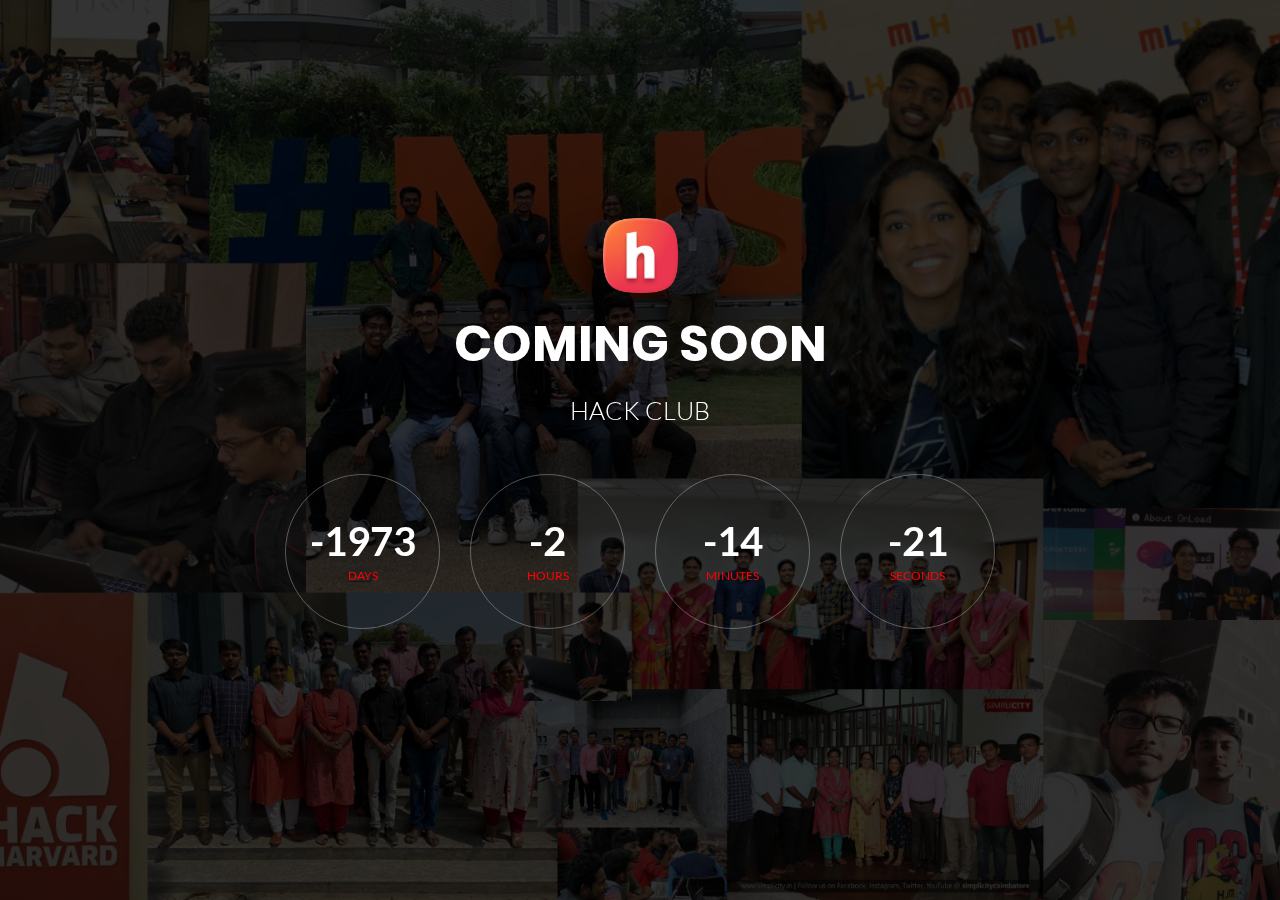
<file: comingsoon_02/index.html>
<!DOCTYPE html>
<html lang="en">
<head>
	<title>Coming Soon 2</title>
	<meta charset="UTF-8">
	<meta name="viewport" content="width=device-width, initial-scale=1">
<!--===============================================================================================-->	
	<link rel="icon" type="image/png" href="images/icons/favicon.ico"/>
<!--===============================================================================================-->
	<link rel="stylesheet" type="text/css" href="vendor/bootstrap/css/bootstrap.min.css">
<!--===============================================================================================-->
	<link rel="stylesheet" type="text/css" href="fonts/font-awesome-4.7.0/css/font-awesome.min.css">
<!--===============================================================================================-->
	<link rel="stylesheet" type="text/css" href="vendor/animate/animate.css">
<!--===============================================================================================-->
	<link rel="stylesheet" type="text/css" href="vendor/select2/select2.min.css">
<!--===============================================================================================-->
	<link rel="stylesheet" type="text/css" href="css/util.css">
	<link rel="stylesheet" type="text/css" href="css/main.css">
<!--===============================================================================================-->
</head>
<body>
	
	<!--  -->
	<div class="simpleslide100">
		<!-- <div class="simpleslide100-item bg-img1" style="background-image: url('images/hackclub-bg4.png');"></div> -->
		<div class="simpleslide100-item bg-img1" style="background-image: url('images/hackclub-bg6.png');"></div>
		<!-- <div class="simpleslide100-item bg-img1" style="background-image: url('images/bg03.jpg');"></div> -->
	</div>

	<div class="size1 overlay1">
		<!--  -->
		<div class="size1 flex-col-c-m p-l-15 p-r-15 p-t-50 p-b-50">
			<img src="images/icon-rounded.png" alt="">
			<br>
			
			<h3 class="l1-txt1 txt-center p-b-25">
				Coming Soon 
				
			</h3>
			<style>
				img{
					height: auto;
					width: 75px;
				}
			</style>

			<p class="m2-txt1 txt-center p-b-48">
				<!-- Launching HackClub Skcet's Website in  -->
				HACK CLUB
			</p>

			<div class="flex-w flex-c-m cd100 p-b-33">
				<div class="flex-col-c-m size2 bor1 m-l-15 m-r-15 m-b-20">
					<span class="l2-txt1 p-b-9 days" id="days"></span>
					<span class="s2-txt1">Days</span>
				</div>

				<div class="flex-col-c-m size2 bor1 m-l-15 m-r-15 m-b-20">
					<span class="l2-txt1 p-b-9 hours"id="hours"></span>
					<span class="s2-txt1">Hours</span>
				</div>

				<div class="flex-col-c-m size2 bor1 m-l-15 m-r-15 m-b-20">
					<span class="l2-txt1 p-b-9 minutes" id ="minutes"></span>
					<span class="s2-txt1">Minutes</span>
				</div>

				<div class="flex-col-c-m size2 bor1 m-l-15 m-r-15 m-b-20">
					<span class="l2-txt1 p-b-9 seconds" id="seconds"></span>
					<span class="s2-txt1">Seconds</span>
				</div>
			</div>

			
		</div>
	</div>



	

<!--===============================================================================================-->	
	<script src="vendor/jquery/jquery-3.2.1.min.js"></script>
<!--===============================================================================================-->
	<script src="vendor/bootstrap/js/popper.js"></script>
	<script src="vendor/bootstrap/js/bootstrap.min.js"></script>
<!--===============================================================================================-->
	<script src="vendor/select2/select2.min.js"></script>
<!--===============================================================================================-->

	
<!--===============================================================================================-->
	<script src="vendor/tilt/tilt.jquery.min.js"></script>
	<script >
		$('.js-tilt').tilt({
			scale: 1.1
		})
	</script>
<!--===============================================================================================-->
	<script src="js/main.js"></script>
	<script>
		(function () {
  const second = 1000,
        minute = second * 60,
        hour = minute * 60,
        day = hour * 24;

  let birthday = "Feb 28, 2021 12:00:00",
      countDown = new Date(birthday).getTime(),
      x = setInterval(function() {    

        let now = new Date().getTime(),
            distance = countDown - now;

        document.getElementById("days").innerText = Math.floor(distance / (day)),
          document.getElementById("hours").innerText = Math.floor((distance % (day)) / (hour)),
          document.getElementById("minutes").innerText = Math.floor((distance % (hour)) / (minute)),
          document.getElementById("seconds").innerText = Math.floor((distance % (minute)) / second);

        //do something later when date is reached
        if (distance < 0) {
          let headline = document.getElementById("headline"),
              countdown = document.getElementById("countdown"),
              content = document.getElementById("content");

          headline.innerText = "It's my birthday!";
          countdown.style.display = "none";
          content.style.display = "block";

          clearInterval(x);
        }
        //seconds
      }, 0)
  }());
	</script>

</body>
</html>
</file>
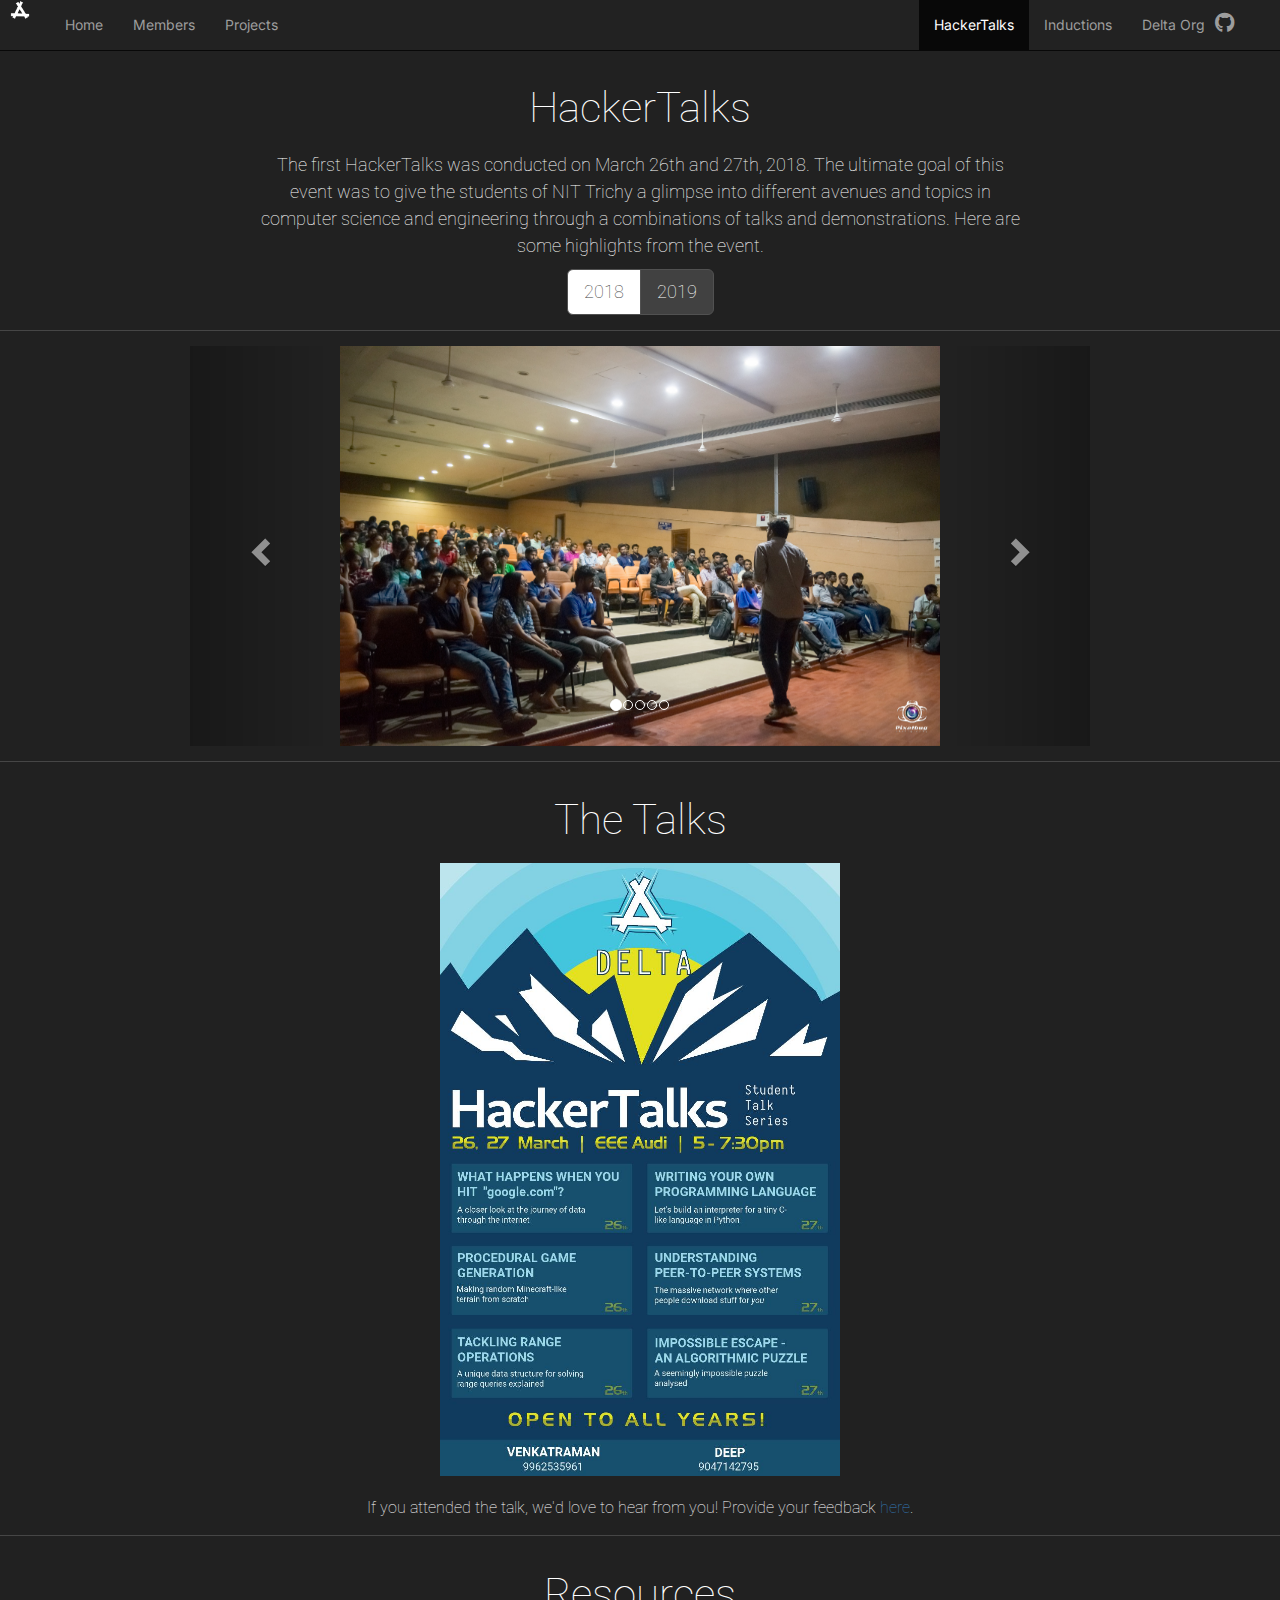
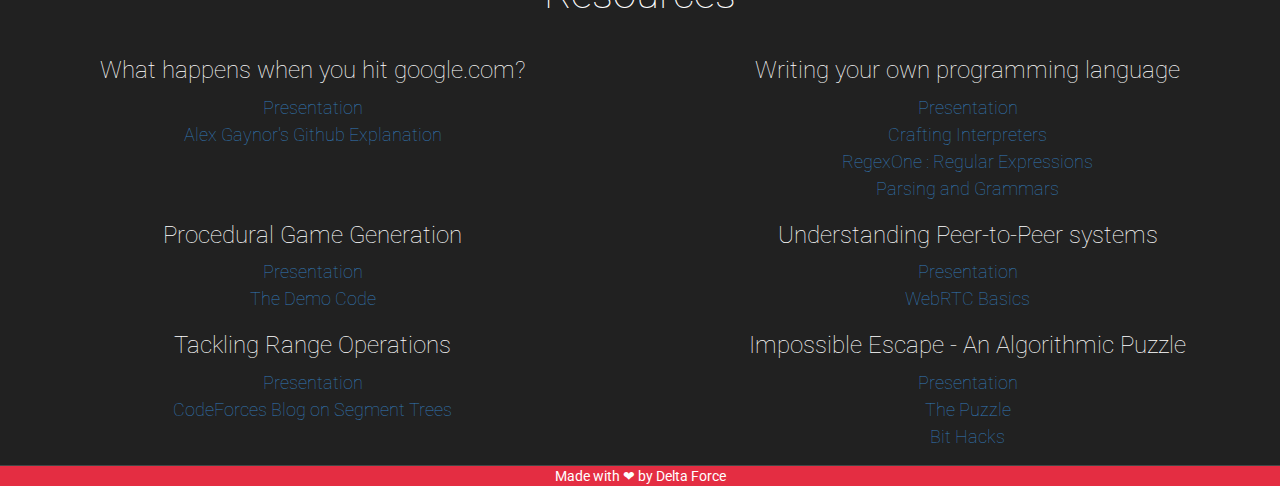
<file: hackertalks/index.html>
<!DOCTYPE html>
<html lang="en">

<head>
	<meta http-equiv="Content-Type" content="text/html; charset=UTF-8">
	<title>Delta Force</title>

	<meta charset="utf-8">
	<meta http-equiv="X-UA-Compatible" content="IE=edge">
	<meta name="viewport" content="width=device-width, initial-scale=1">
	<meta name="description" content="Delta">

	<!-- OG Tags -->
	<meta property="og:url" content="https://delta.nitt.edu" />
	<meta property="og:title" content="Delta Force" />
	<meta property="og:description" content="The official programming club of NIT Trichy" />
	<meta property="og:image" content="https://delta.nitt.edu/images/deltaHeader.png" />

    <!-- Jquery CDN -->
    <script src="https://ajax.googleapis.com/ajax/libs/jquery/3.3.1/jquery.min.js"></script>
    <!-- Latest compiled and minified CSS - Bootstrap -->
	<link rel="stylesheet" href="https://maxcdn.bootstrapcdn.com/bootstrap/3.3.7/css/bootstrap.min.css" integrity="sha384-BVYiiSIFeK1dGmJRAkycuHAHRg32OmUcww7on3RYdg4Va+PmSTsz/K68vbdEjh4u" crossorigin="anonymous">
	<!-- Latest compiled and minified JavaScript - Bootstrap -->
	<script src="https://maxcdn.bootstrapcdn.com/bootstrap/3.3.7/js/bootstrap.min.js" integrity="sha384-Tc5IQib027qvyjSMfHjOMaLkfuWVxZxUPnCJA7l2mCWNIpG9mGCD8wGNIcPD7Txa" crossorigin="anonymous"></script>
	<!-- Font Awesome Fonts -->
	<link href="https://use.fontawesome.com/releases/v5.0.8/css/all.css" rel="stylesheet">
    <!-- Google Fonts -->
	<link href="https://fonts.googleapis.com/css?family=Roboto+Mono:100" rel="stylesheet">
	<link href="https://fonts.googleapis.com/css?family=Roboto:100" rel="stylesheet">
	<link href="https://fonts.googleapis.com/css?family=Roboto:400" rel="stylesheet">
	<!-- Our Stylesheets -->
	<link href="/css/base.css" rel="stylesheet">
	<link href="/css/hackertalks.css" rel="stylesheet">
	<!-- Favicon -->
	<link rel="icon" type="image/png" href="/images/favicon.ico"/>
</head>
<body>

    <div id="main-body-container">
        <!-- Nav Bar -->
        <nav class="navbar navbar-inverse navbar-fixed-top">
            <div class="container-fluid">
                <div class="navbar-header">
                    <button type="button" class="navbar-toggle collapsed" data-toggle="collapse" data-target="#bs-example-navbar-collapse-1" aria-expanded="false">
                        <span class="sr-only">Toggle navigation</span>
                        <span class="icon-bar"></span>
                        <span class="icon-bar"></span>
                        <span class="icon-bar"></span>
                    </button>
                    <a class="navbar-brand" href="/"><img src="/images/deltaLogoWhite.png" width="20px"></a>
                </div>
            
                <!-- Collect the nav links, forms, and other content for toggling -->
                <div class="collapse navbar-collapse" id="bs-example-navbar-collapse-1">
                    <!-- Navbar left side links -->
                    <ul class="nav navbar-nav">
                        <li><a href="/">Home</a></li>
                        <li><a href="/members/">Members</a></li>
                        <li><a href="/projects/">Projects</a></li>
                    </ul>
                    <!-- Navbar right side links -->
                    <ul class="nav navbar-nav navbar-right">
                        <li class="active"><a href="">HackerTalks<span class="sr-only">(current)</span></a></li>
                        <li><a href="https://inductions.delta.nitt.edu">Inductions</a></li>
                        <li><a href="http://github.com/delta" id="gitHubNav" target="_blank"><span>Delta Org</span><i id="githubLogo" class="fab fa-github textLogo"></i></a></li>
                    </ul>
                </div><!-- /.navbar-collapse -->
            </div><!-- /.container-fluid -->
        </nav>

        <section id="aboutHackerTalks" class="outer-container first-container">
            <h1 class="subtopic">HackerTalks</h1>
            <p>
                The first HackerTalks was conducted on March 26th and 27th, 2018. The ultimate goal of this event was to give the students of NIT Trichy a glimpse into different avenues and topics in computer science and engineering through a combinations of talks and demonstrations. Here are some highlights from the event.
            </p>

            <div id="yearsButton" class="btn-group years-button-box" role="group" aria-label="...">
                <button type="button" class="btn btn-default btn-lg dark-button active-button large-mobile" onclick="loadTalks('2018')">2018</button>
                <button type="button" class="btn btn-default btn-lg dark-button large-mobile" onclick="loadTalks('2019')">2019</button>
            </div>
        </section>

        <div id="theTalkContainer">
        
        </div>
    </div>

    <footer class="love-footer-dark">
        Made with ❤ by Delta Force
    </footer>

    <!-- Main Script -->
	<script src="/js/hackertalks.js"></script>
</body>
</html>
</file>
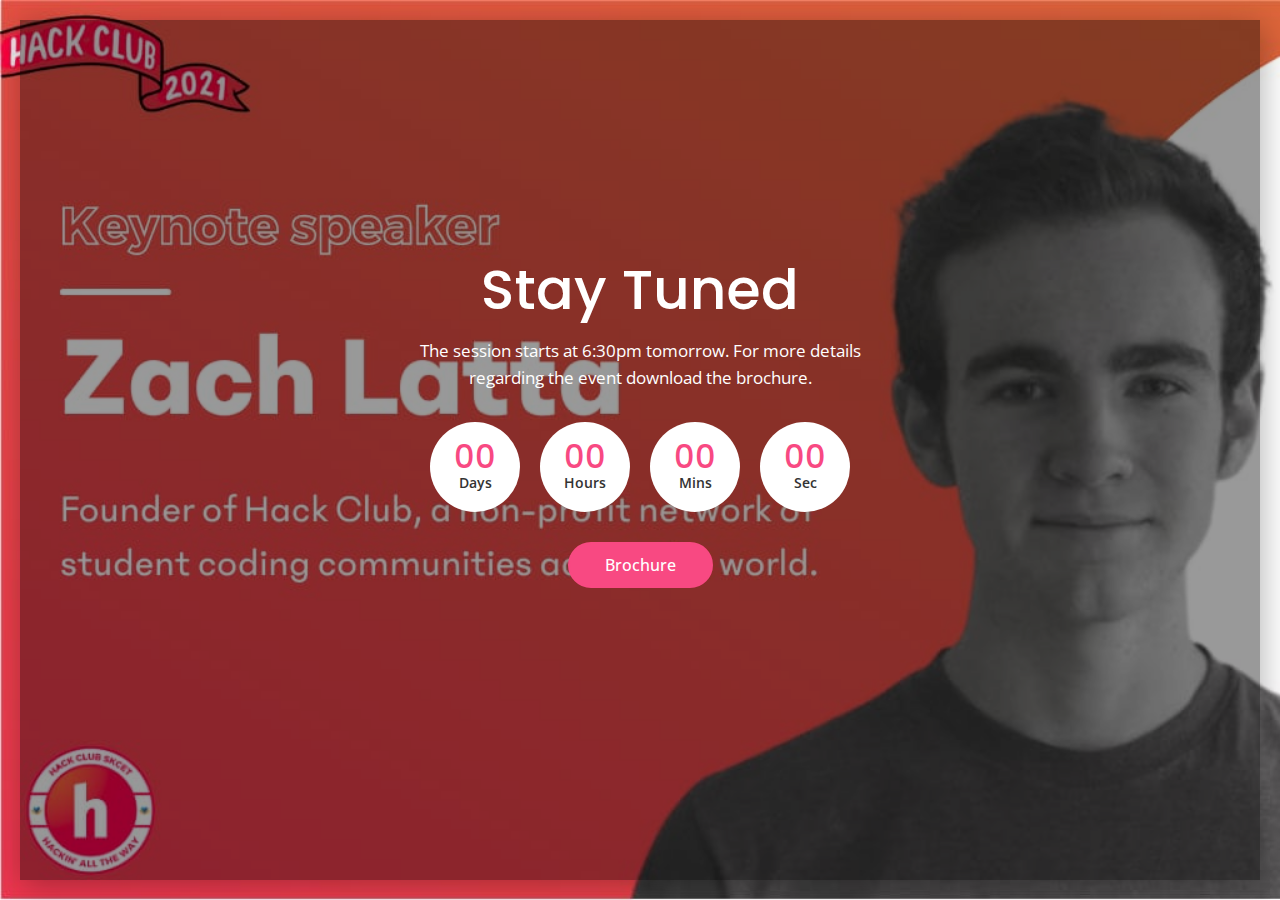
<file: live/index.html>
<!DOCTYPE HTML>
<html lang="en">
<head>
	<title>TITLE</title>
	<meta http-equiv="X-UA-Compatible" content="IE=edge">
    <meta name="viewport" content="width=device-width, initial-scale=1">
	<meta charset="UTF-8">
	
	
	<!-- Font -->
	
	<link href="https://fonts.googleapis.com/css?family=Open+Sans:400,700%7CPoppins:400,500" rel="stylesheet">
	
	
	<link href="common-css/ionicons.css" rel="stylesheet">
	
	
	<link rel="stylesheet" href="common-css/jquery.classycountdown.css" />
		
	<link href="06-comming-soon/css/styles.css" rel="stylesheet">
	
	<link href="06-comming-soon/css/responsive.css" rel="stylesheet">
	
</head>
<body>
	
	<div class="main-area-wrapper" style="background-image:url(images/WhatsApp\ Image\ 2021-03-18\ at\ 4.37.47\ PM.jpeg);">
		<div class="main-area center-text" >
			
			<div class="display-table">
				<div class="display-table-cell">
					
					<h1 class="title"><b>Stay Tuned</b></h1>
					<p class="desc font-white">The session starts at 6:30pm tomorrow. For more details regarding the event download the brochure.</p>
					
					<div id="normal-countdown" data-date="2021/03/21"></div>
					
					<a class="notify-btn" href="HackClub-InauguralSession (1).pdf" download><b>Brochure</b></a>
					
					<!-- <ul class="social-btn">
						<li class="list-heading">Follow us for update</li>
						<li><a href="#"><i class="ion-social-facebook"></i></a></li>
						<li><a href="#"><i class="ion-social-twitter"></i></a></li>
						<li><a href="#"><i class="ion-social-googleplus"></i></a></li>
						<li><a href="#"><i class="ion-social-instagram-outline"></i></a></li>
						<li><a href="#"><i class="ion-social-pinterest"></i></a></li>
					</ul> -->
					
				</div><!-- display-table -->
			</div><!-- display-table-cell -->
		</div><!-- main-area -->
	</div><!-- main-area-wrapper -->
	
	
	<!-- SCIPTS -->
	
	<script src="common-js/jquery-3.1.1.min.js"></script>
	
	<script src="common-js/jquery.countdown.min.js"></script>
	
	<script src="common-js/scripts.js"></script>
	
</body>
</html>
</file>
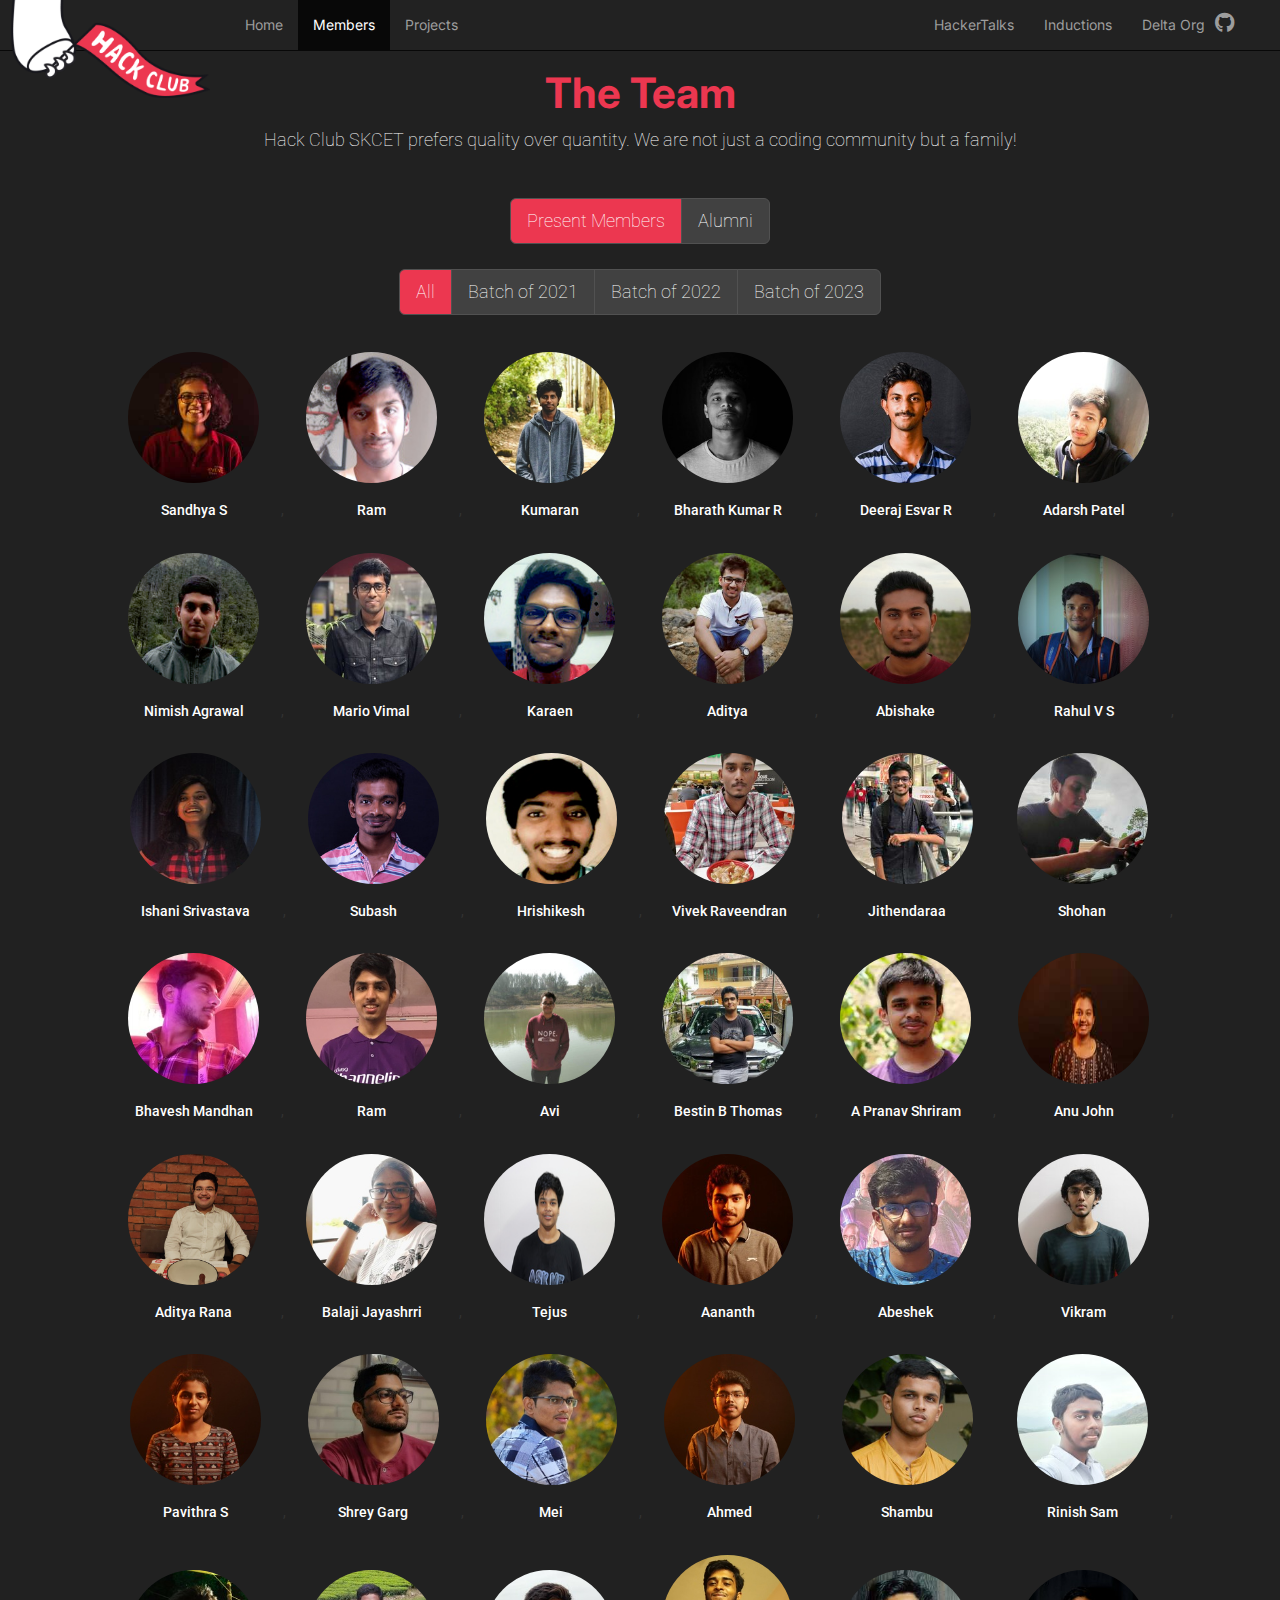
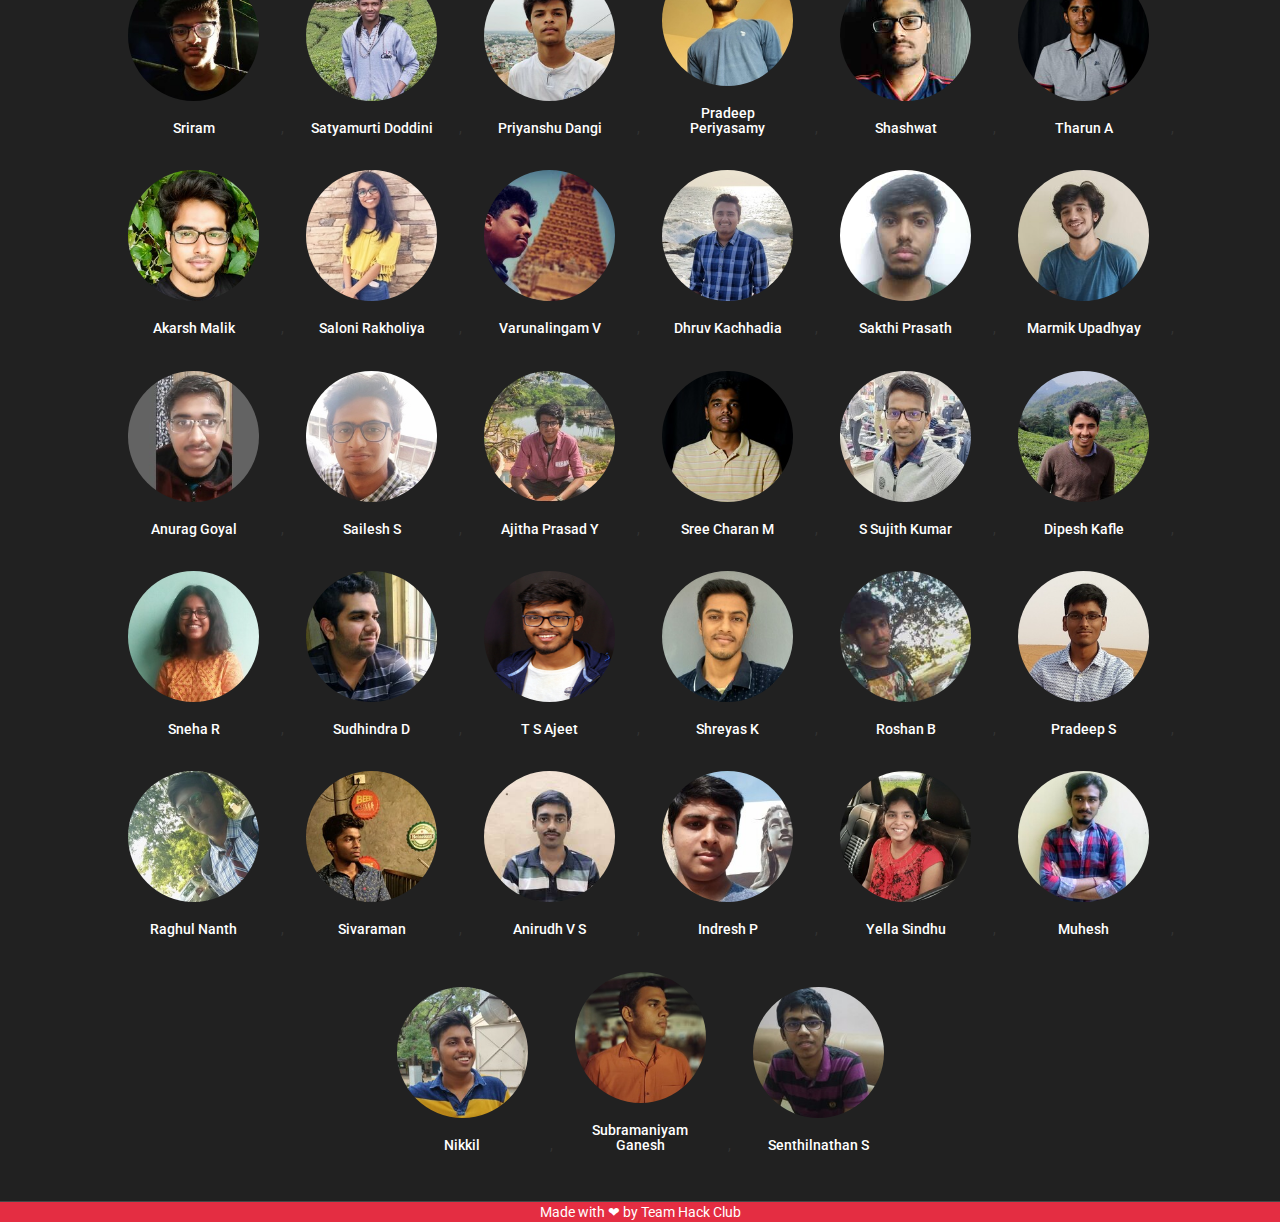
<file: members/index.html>
<!DOCTYPE html>
<html lang="en">

<head>
	<meta http-equiv="Content-Type" content="text/html; charset=UTF-8">
	<title>Hack Club SKCET</title>

	<meta charset="utf-8">
	<meta http-equiv="X-UA-Compatible" content="IE=edge">
	<meta name="viewport" content="width=device-width, initial-scale=1">
	<meta name="description" content="Delta">

	<!-- OG Tags -->
	<meta property="og:title" content="Hack Club SKCET" />
	<meta property="og:description" content="The coding club of SKCET" />

	<!-- Jquery CDN -->
	<script src="https://ajax.googleapis.com/ajax/libs/jquery/3.3.1/jquery.min.js"></script>
	<!-- Latest compiled and minified CSS - Bootstrap -->
	<link rel="stylesheet" href="https://maxcdn.bootstrapcdn.com/bootstrap/3.3.7/css/bootstrap.min.css" integrity="sha384-BVYiiSIFeK1dGmJRAkycuHAHRg32OmUcww7on3RYdg4Va+PmSTsz/K68vbdEjh4u" crossorigin="anonymous">
	<!-- Latest compiled and minified JavaScript - Bootstrap -->
	<script src="https://maxcdn.bootstrapcdn.com/bootstrap/3.3.7/js/bootstrap.min.js" integrity="sha384-Tc5IQib027qvyjSMfHjOMaLkfuWVxZxUPnCJA7l2mCWNIpG9mGCD8wGNIcPD7Txa" crossorigin="anonymous"></script>

	<!-- Google Fonts -->
	<link href="https://fonts.googleapis.com/css?family=Roboto+Mono:100" rel="stylesheet">
	<link href="https://fonts.googleapis.com/css?family=Roboto:100" rel="stylesheet">
	<link href="https://fonts.googleapis.com/css?family=Roboto:400" rel="stylesheet">
	<!-- Font Awesome Fonts -->
	<link href="https://use.fontawesome.com/releases/v5.0.8/css/all.css" rel="stylesheet">
	<!-- Our Stylesheets -->
	<link href="/css/base.css" rel="stylesheet">
	<link href="/css/members.css" rel="stylesheet">
	<!-- Favicon -->
	<link rel="icon" type="image/png" href="/images/favicon.ico"/>
</head>
<body>
	<div id="main-body-container">
		<!-- Nav Bar -->
		<nav class="navbar navbar-inverse navbar-fixed-top">
			<a class="navbar-brand" href="/"><img src="/images/hackclub-banner.png" width="200px"></a>

			<div class="container-fluid">
				<!-- Brand and toggle get grouped for better mobile display -->
				<div class="navbar-header">
					<button type="button" class="navbar-toggle collapsed" data-toggle="collapse" data-target="#bs-example-navbar-collapse-1" aria-expanded="false">
						<span class="sr-only">Toggle navigation</span>
						<span class="icon-bar"></span>
						<span class="icon-bar"></span>
						<span class="icon-bar"></span>
					</button>
				</div>

				<!-- Collect the nav links, forms, and other content for toggling -->
				<div class="collapse navbar-collapse" id="bs-example-navbar-collapse-1">
					<!-- Navbar left side links -->
					<ul class="nav navbar-nav">
						<li><a href="/">Home</a></li>
						<li class="active"><a href="">Members<span class="sr-only">(current)</span></a></li>
						<li><a href="/projects/">Projects</a></li>
					</ul>
					<!-- Navbar right side links -->
					<ul class="nav navbar-nav navbar-right">
						<li><a href="/hackertalks/">HackerTalks</a></li>
						<li><a href="https://inductions.delta.nitt.edu">Inductions</a></li>
						<li><a href="http://github.com/delta" id="gitHubNav" target="_blank"><span>Delta Org</span><i id="githubLogo" class="fab fa-github textLogo"></i></a></li>
					</ul>
				</div><!-- /.navbar-collapse -->
			</div><!-- /.container-fluid -->
		</nav>

		<div id="aboutTheTeam" class="outer-container first-container">
			<h1 class="subtopic">The Team</h1>
			<p>
				Hack Club SKCET prefers quality over quantity. We are not just a coding community but a family!
			</p>
		</div>
		<br>
		<section id="teamPictures" class="hcenter">
			<!--allMembers Button-->
			<div id="allMembersButtons" class="btn-group" role="group" aria-label="...">
				<button type="button" class="btn btn-default btn-lg dark-button active-batch large-mobile" onclick="clickAllPresentMembers()">Present Members</button>
				<button type="button" class="btn btn-default btn-lg dark-button small-mobile" onclick="clickAllAlumni()">Alumni</button>
			</div>
			<br>
			<!--present members batchButton-->	
			<div id="batchButtons" class="btn-group" role="group" aria-label="...">
				<button type="button" class="btn btn-default btn-lg dark-button active-batch small-mobile" onclick="clickAllPresentMembers()">All</button>
				<button type="button" class="btn btn-default btn-lg dark-button large-mobile" onclick="clickFourthYears()">Batch of 2021</button>
				<button type="button" class="btn btn-default btn-lg dark-button large-mobile" onclick="clickThirdYears()">Batch of 2022</button>
				<button type="button" class="btn btn-default btn-lg dark-button large-mobile" onclick="clickSecondYears()">Batch of 2023</button>
			</div>
			<!--Alumni batchButton-->
			<div id="alumniButtons" class="btn-group" role="group" aria-label="...">
				<button type="button" class="btn btn-default btn-lg dark-button active-batch small-mobile" onclick="clickAllAlumni()">All</button>
				<button type="button" class="btn btn-default btn-lg dark-button large-mobile" onclick="click2020Alumni()">Alumni of 2020</button>
				<button type="button" class="btn btn-default btn-lg dark-button large-mobile" onclick="click2019Alumni()">Alumni of 2019</button>
				<button type="button" class="btn btn-default btn-lg dark-button large-mobile" onclick="click2018Alumni()">Alumni of 2018</button>
			</div>	
			<div id="allMembersContainer">

			</div>
		</section>
	</div>

	<footer class="love-footer-dark">
		Made with ❤ by Team Hack Club
	</footer>

	<!-- Main Script -->
	<script src="/js/members.js"></script>
</body>
</html>
</file>
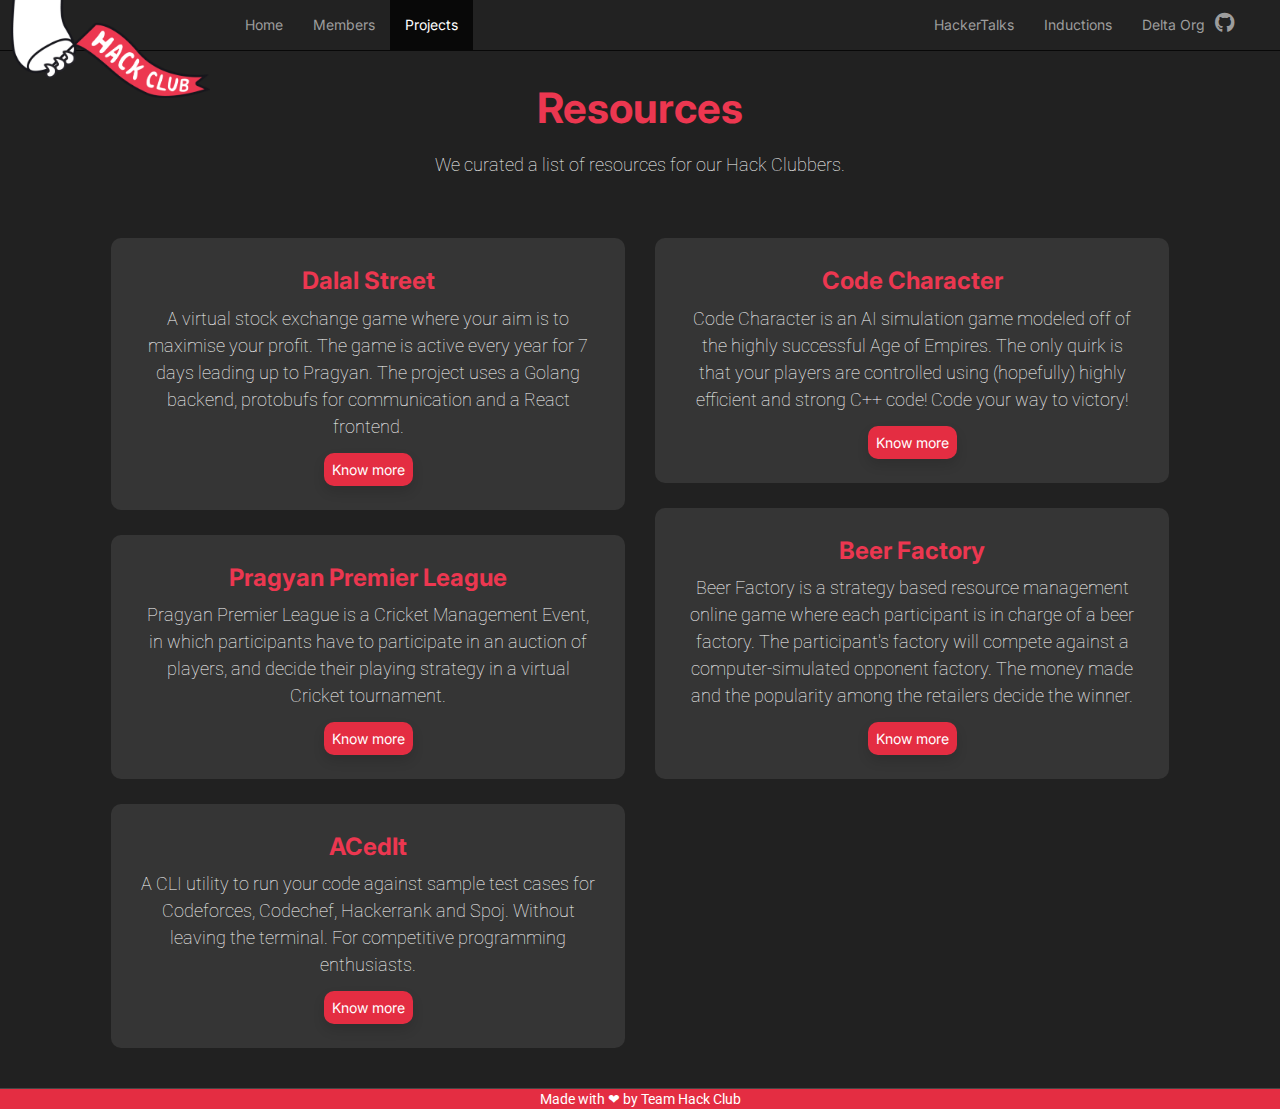
<file: resources/index.html>
<!DOCTYPE html>
<html lang="en">

<head>
	<meta http-equiv="Content-Type" content="text/html; charset=UTF-8">
	<title>Delta Force</title>

	<meta charset="utf-8">
	<meta http-equiv="X-UA-Compatible" content="IE=edge">
	<meta name="viewport" content="width=device-width, initial-scale=1">
	<meta name="description" content="Delta">

	<!-- OG Tags -->
	<meta property="og:url" content="https://delta.nitt.edu" />
	<meta property="og:title" content="Delta Force" />
	<meta property="og:description" content="The official programming club of NIT Trichy" />
	<meta property="og:image" content="https://delta.nitt.edu/images/deltaHeader.png" />

	<!-- Jquery CDN -->
	<script src="https://ajax.googleapis.com/ajax/libs/jquery/3.3.1/jquery.min.js"></script>
	<!-- Latest compiled and minified CSS - Bootstrap -->
	<link rel="stylesheet" href="https://maxcdn.bootstrapcdn.com/bootstrap/3.3.7/css/bootstrap.min.css" integrity="sha384-BVYiiSIFeK1dGmJRAkycuHAHRg32OmUcww7on3RYdg4Va+PmSTsz/K68vbdEjh4u" crossorigin="anonymous">
	<!-- Latest compiled and minified JavaScript - Bootstrap -->
	<script src="https://maxcdn.bootstrapcdn.com/bootstrap/3.3.7/js/bootstrap.min.js" integrity="sha384-Tc5IQib027qvyjSMfHjOMaLkfuWVxZxUPnCJA7l2mCWNIpG9mGCD8wGNIcPD7Txa" crossorigin="anonymous"></script>
	<!-- Font Awesome Fonts -->
	<link href="https://use.fontawesome.com/releases/v5.0.8/css/all.css" rel="stylesheet">
	<!-- Google Fonts -->
	<link href="https://fonts.googleapis.com/css?family=Roboto+Mono:100" rel="stylesheet">
	<link href="https://fonts.googleapis.com/css?family=Roboto:100" rel="stylesheet">
	<link href="https://fonts.googleapis.com/css?family=Roboto:400" rel="stylesheet">
	<!-- Our Stylesheets -->
	<link href="/css/base.css" rel="stylesheet">
	<link href="/css/projects.css" rel="stylesheet">
	<!-- Favicon -->
	<link rel="icon" type="image/png" href="/images/favicon.ico"/>
	</head>
<body>
	<div id="main-body-container">
		<!-- Nav Bar -->
		<nav class="navbar navbar-inverse navbar-fixed-top">
			<a class="navbar-brand" href="/"><img src="/images/hackclub-banner.png" width="200px"></a>
			<div class="container-fluid">
				<!-- Brand and toggle get grouped for better mobile display -->
				<div class="navbar-header">
					<button type="button" class="navbar-toggle collapsed" data-toggle="collapse" data-target="#bs-example-navbar-collapse-1" aria-expanded="false">
						<span class="sr-only">Toggle navigation</span>
						<span class="icon-bar"></span>
						<span class="icon-bar"></span>
						<span class="icon-bar"></span>
					</button>
				</div>

				<!-- Collect the nav links, forms, and other content for toggling -->
				<div class="collapse navbar-collapse" id="bs-example-navbar-collapse-1">
					<!-- Navbar left side links -->
					<ul class="nav navbar-nav">
						<li><a href="/">Home</a></li>
						<li><a href="/members/">Members</a></li>
						<li class="active"><a href="">Projects<span class="sr-only">(current)</span></a></li>
					</ul>
					<!-- Navbar right side links -->
					<ul class="nav navbar-nav navbar-right">
						<li><a href="/hackertalks/">HackerTalks</a></li>
						<li><a href="https://inductions.delta.nitt.edu">Inductions</a></li>
						<li><a href="http://github.com/delta" id="gitHubNav" target="_blank"><span>Delta Org</span><i id="githubLogo" class="fab fa-github textLogo"></i></a></li>
					</ul>
				</div><!-- /.navbar-collapse -->
			</div><!-- /.container-fluid -->
		</nav>

		<section id="hackerTalksDetails" class="outer-container first-container">
			<h1 class="subtopic">Resources</h1>
			<p>
                We curated a list of resources for our Hack Clubbers.
            </p>
			<p>
                
			</p>
			<br>
			<br>
			<!-- Populated from projects.js -->
			<div id="theProjects" class="row">
				<div id="projCol1" class="col-md-6"></div>
				<div id="projCol2" class="col-md-6"></div>
			</div>
		</section>
	</div>

    <footer class="love-footer-dark">
        Made with ❤ by Team Hack Club
    </footer>

	<!-- Main Script -->
	<script src="/js/resources.js"></script>
</body>
</html>
</file>
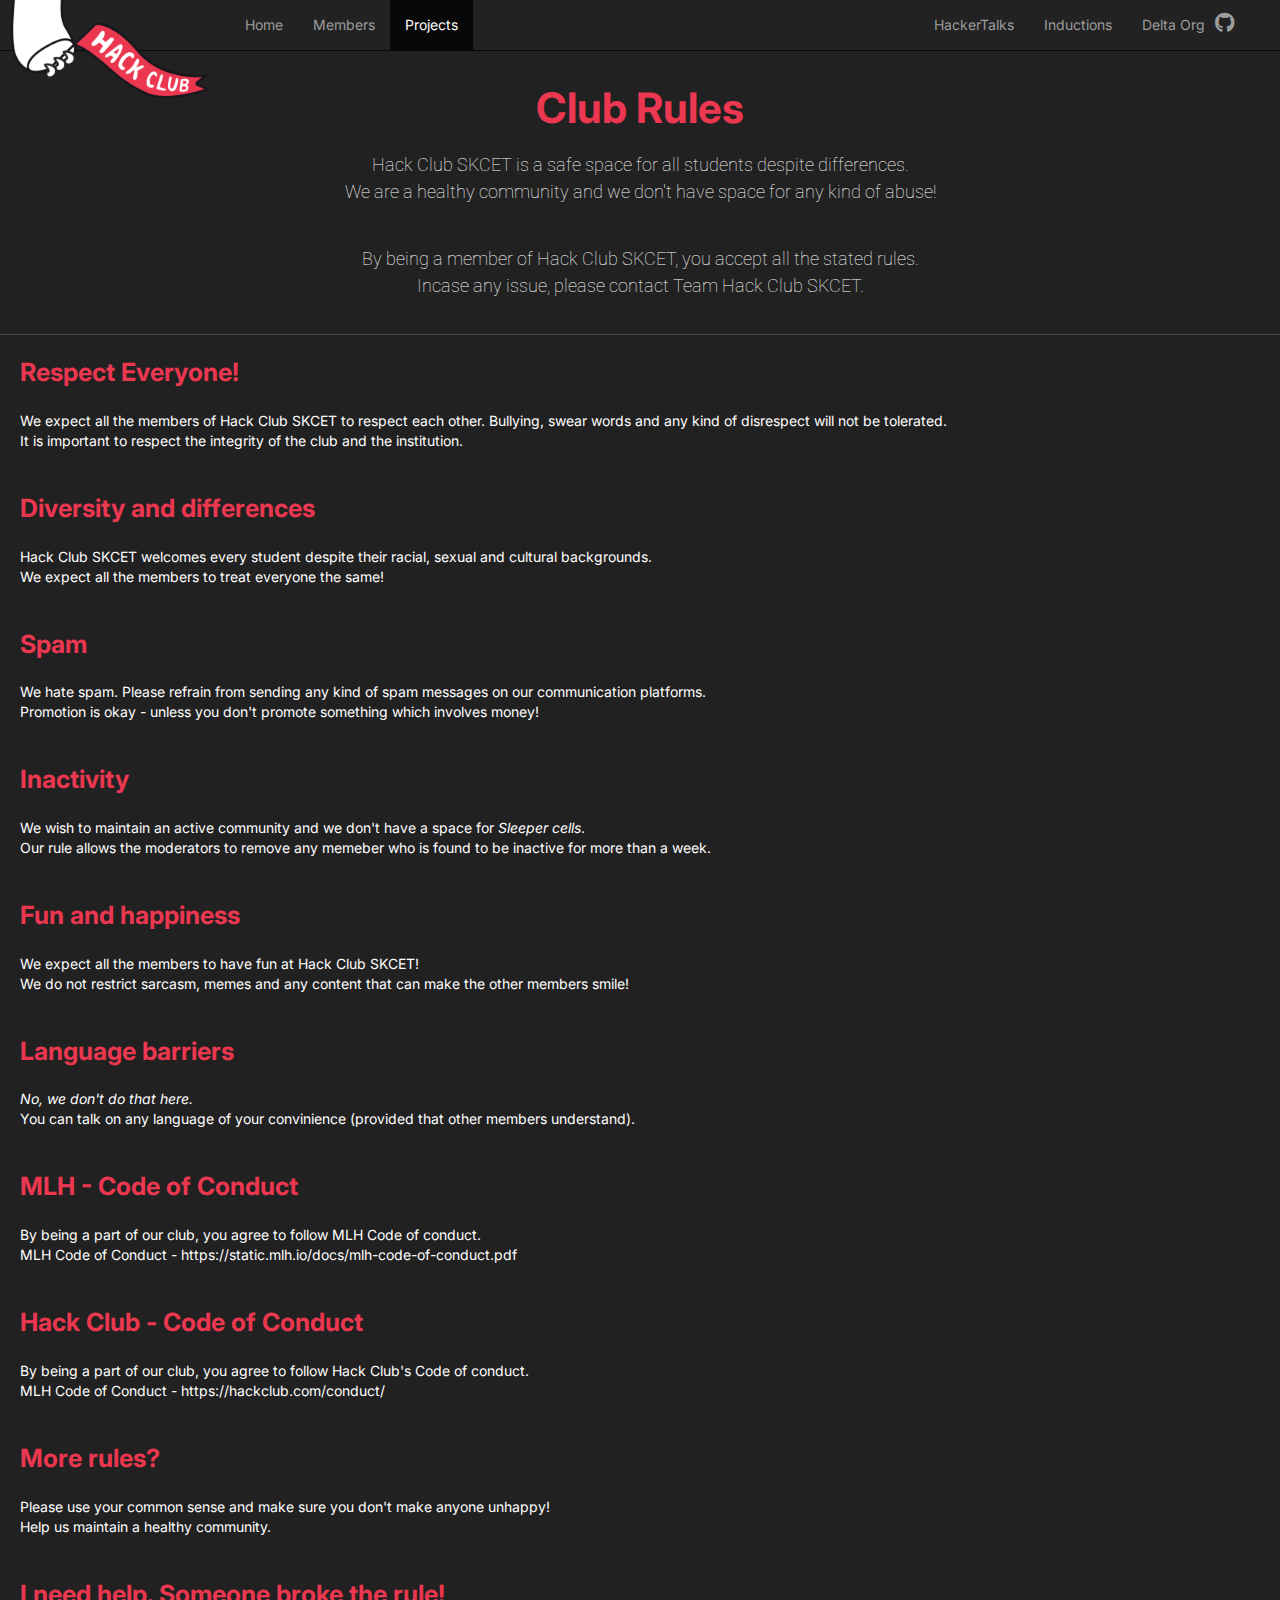
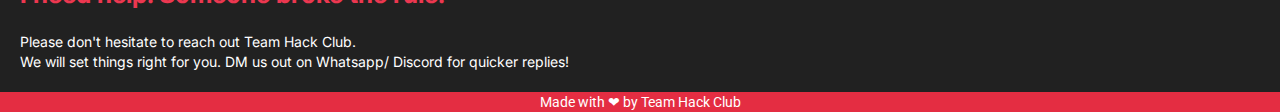
<file: rules/index.html>
<!DOCTYPE html>
<html lang="en">

<head>
	<meta http-equiv="Content-Type" content="text/html; charset=UTF-8">
	<title>Delta Force</title>

	<meta charset="utf-8">
	<meta http-equiv="X-UA-Compatible" content="IE=edge">
	<meta name="viewport" content="width=device-width, initial-scale=1">
	<meta name="description" content="Delta">

	<!-- OG Tags -->
	<meta property="og:url" content="https://delta.nitt.edu" />
	<meta property="og:title" content="Delta Force" />
	<meta property="og:description" content="The official programming club of NIT Trichy" />
	<meta property="og:image" content="https://delta.nitt.edu/images/deltaHeader.png" />

	<!-- Jquery CDN -->
	<script src="https://ajax.googleapis.com/ajax/libs/jquery/3.3.1/jquery.min.js"></script>
	<!-- Latest compiled and minified CSS - Bootstrap -->
	<link rel="stylesheet" href="https://maxcdn.bootstrapcdn.com/bootstrap/3.3.7/css/bootstrap.min.css" integrity="sha384-BVYiiSIFeK1dGmJRAkycuHAHRg32OmUcww7on3RYdg4Va+PmSTsz/K68vbdEjh4u" crossorigin="anonymous">
	<!-- Latest compiled and minified JavaScript - Bootstrap -->
	<script src="https://maxcdn.bootstrapcdn.com/bootstrap/3.3.7/js/bootstrap.min.js" integrity="sha384-Tc5IQib027qvyjSMfHjOMaLkfuWVxZxUPnCJA7l2mCWNIpG9mGCD8wGNIcPD7Txa" crossorigin="anonymous"></script>
	<!-- Font Awesome Fonts -->
	<link href="https://use.fontawesome.com/releases/v5.0.8/css/all.css" rel="stylesheet">
	<!-- Google Fonts -->
	<link href="https://fonts.googleapis.com/css?family=Roboto+Mono:100" rel="stylesheet">
	<link href="https://fonts.googleapis.com/css?family=Roboto:100" rel="stylesheet">
	<link href="https://fonts.googleapis.com/css?family=Roboto:400" rel="stylesheet">
	<!-- Our Stylesheets -->
	<link href="/css/base.css" rel="stylesheet">
	<link href="/css/projects.css" rel="stylesheet">
	<!-- Favicon -->
	<link rel="icon" type="image/png" href="/images/favicon.ico"/>
	</head>
<body>
	<div id="main-body-container">
		<!-- Nav Bar -->
		<nav class="navbar navbar-inverse navbar-fixed-top">
			<a class="navbar-brand" href="/"><img src="/images/hackclub-banner.png" width="200px"></a>
			<div class="container-fluid">
				<!-- Brand and toggle get grouped for better mobile display -->
				<div class="navbar-header">
					<button type="button" class="navbar-toggle collapsed" data-toggle="collapse" data-target="#bs-example-navbar-collapse-1" aria-expanded="false">
						<span class="sr-only">Toggle navigation</span>
						<span class="icon-bar"></span>
						<span class="icon-bar"></span>
						<span class="icon-bar"></span>
					</button>
				</div>

				<!-- Collect the nav links, forms, and other content for toggling -->
				<div class="collapse navbar-collapse" id="bs-example-navbar-collapse-1">
					<!-- Navbar left side links -->
					<ul class="nav navbar-nav">
						<li><a href="/">Home</a></li>
						<li><a href="/members/">Members</a></li>
						<li class="active"><a href="">Projects<span class="sr-only">(current)</span></a></li>
					</ul>
					<!-- Navbar right side links -->
					<ul class="nav navbar-nav navbar-right">
						<li><a href="/hackertalks/">HackerTalks</a></li>
						<li><a href="https://inductions.delta.nitt.edu">Inductions</a></li>
						<li><a href="http://github.com/delta" id="gitHubNav" target="_blank"><span>Delta Org</span><i id="githubLogo" class="fab fa-github textLogo"></i></a></li>
					</ul>
				</div><!-- /.navbar-collapse -->
			</div><!-- /.container-fluid -->
		</nav>

		<section id="hackerTalksDetails" class="outer-container first-container">
			<h1 class="subtopic">Club Rules</h1>
			<p>
				Hack Club SKCET is a safe space for all students despite differences.
			</p>
			<p>
				We are a healthy community and we don't have space for any kind of abuse!
			</p>
			<br>
			<br>
            <p>By being a member of Hack Club SKCET, you accept all the stated rules.</p>
            <p>Incase any issue, please contact Team Hack Club SKCET.</p>
			<br>
		</section>
        <br>
    </div>

		<div class="article-title">
			Respect Everyone!
		</div>
		<br>
		<div class="article">
			We expect all the members of Hack Club SKCET to respect each other. Bullying, swear words and any kind of disrespect will not be tolerated.
			<br>
			It is important to respect the integrity of the club and the institution.
		</div>
		<br><br>
		<div class="article-title">
			Diversity and differences
		</div>
		<br>
		<div class="article">
			Hack Club SKCET welcomes every student despite their racial, sexual and cultural backgrounds.
			<br>
			We expect all the members to treat everyone the same!
		</div>
		<br><br>
		<div class="article-title">
			Spam
		</div>
		<br>
		<div class="article">
			We hate spam. Please refrain from sending any kind of spam messages on our communication platforms.
			<br>
			Promotion is okay - unless you don't promote something which involves money!
		</div>
		<br><br>
		<div class="article-title">
			Inactivity
		</div>
		<br>
		<div class="article">
			We wish to maintain an active community and we don't have a space for <i>Sleeper cells</i>.
			<br>
			Our rule allows the moderators to remove any memeber who is found to be inactive for more than a week.
		</div>
		<br><br>
		<div class="article-title">
			Fun and happiness
		</div>
		<br>
		<div class="article">
			We expect all the members to have fun at Hack Club SKCET!
			<br>
			We do not restrict sarcasm, memes and any content that can make the other members smile!
		</div>
		<br><br>
		<div class="article-title">
			Language barriers
		</div>
		<br>
		<div class="article">
			<i>No, we don't do that here.</i>
			<br>
			You can talk on any language of your convinience (provided that other members understand).
		</div>
		<br><br>
		<div class="article-title">
			MLH - Code of Conduct
		</div>
		<br>
		<div class="article">
			By being a part of our club, you agree to follow MLH Code of conduct.
			<br>
			MLH Code of Conduct - https://static.mlh.io/docs/mlh-code-of-conduct.pdf
		</div>
		<br><br>
		<div class="article-title">
			Hack Club - Code of Conduct
		</div>
		<br>
		<div class="article">
			By being a part of our club, you agree to follow Hack Club's Code of conduct.
			<br>
			MLH Code of Conduct - https://hackclub.com/conduct/
		</div>
		<br><br>
		<div class="article-title">
			More rules?
		</div>
		<br>
		<div class="article">
			Please use your common sense and make sure you don't make anyone unhappy!
			<br>
			Help us maintain a healthy community.
		</div>
		<br><br>
		<div class="article-title">
			I need help. Someone broke the rule!
		</div>
		<br>
		<div class="article">
			Please don't hesitate to reach out Team Hack Club.
			<br>
			We will set things right for you. DM us out on Whatsapp/ Discord for quicker replies!
		</div>
		<br>
		
    <footer class="love-footer-dark">
        Made with ❤ by Team Hack Club
    </footer>

	<!-- Main Script -->
	<script src="/js/projects.js"></script>
</body>
</html>
</file>
<file: comingsoon_02/css/util.css>
/*//////////////////////////////////////////////////////////////////
[ REBOOT ]*/
*, *:before, *:after {
	margin: 0px; 
	padding: 0px; 
	-webkit-box-sizing: border-box;
	-moz-box-sizing: border-box;
	box-sizing: border-box;
}

body, html {
	font-family: Arial, sans-serif;
	font-size: 15px;
	color: #666666;

	height: 100%;
	background-color: #fff;
	-webkit-box-sizing: border-box;
	-moz-box-sizing: border-box;
	box-sizing: border-box;
}

/*---------------------------------------------*/
a:focus {outline: none;}
a:hover {text-decoration: none;}

/* ------------------------------------ */
h1,h2,h3,h4,h5,h6,p {margin: 0px;}

ul, li {
	margin: 0px;
	list-style-type: none;
}


/* ------------------------------------ */
input, textarea, label {
	display: block;
	outline: none;
	border: none;
}

/* ------------------------------------ */
button {
	outline: none;
	border: none;
	background: transparent;
	cursor: pointer;
}
button:focus {outline: none;}

iframe {border: none;}


/*//////////////////////////////////////////////////////////////////
[ FONT SIZE ]*/
.fs-1 {font-size: 1px;}
.fs-2 {font-size: 2px;}
.fs-3 {font-size: 3px;}
.fs-4 {font-size: 4px;}
.fs-5 {font-size: 5px;}
.fs-6 {font-size: 6px;}
.fs-7 {font-size: 7px;}
.fs-8 {font-size: 8px;}
.fs-9 {font-size: 9px;}
.fs-10 {font-size: 10px;}
.fs-11 {font-size: 11px;}
.fs-12 {font-size: 12px;}
.fs-13 {font-size: 13px;}
.fs-14 {font-size: 14px;}
.fs-15 {font-size: 15px;}
.fs-16 {font-size: 16px;}
.fs-17 {font-size: 17px;}
.fs-18 {font-size: 18px;}
.fs-19 {font-size: 19px;}
.fs-20 {font-size: 20px;}
.fs-21 {font-size: 21px;}
.fs-22 {font-size: 22px;}
.fs-23 {font-size: 23px;}
.fs-24 {font-size: 24px;}
.fs-25 {font-size: 25px;}
.fs-26 {font-size: 26px;}
.fs-27 {font-size: 27px;}
.fs-28 {font-size: 28px;}
.fs-29 {font-size: 29px;}
.fs-30 {font-size: 30px;}
.fs-31 {font-size: 31px;}
.fs-32 {font-size: 32px;}
.fs-33 {font-size: 33px;}
.fs-34 {font-size: 34px;}
.fs-35 {font-size: 35px;}
.fs-36 {font-size: 36px;}
.fs-37 {font-size: 37px;}
.fs-38 {font-size: 38px;}
.fs-39 {font-size: 39px;}
.fs-40 {font-size: 40px;}
.fs-41 {font-size: 41px;}
.fs-42 {font-size: 42px;}
.fs-43 {font-size: 43px;}
.fs-44 {font-size: 44px;}
.fs-45 {font-size: 45px;}
.fs-46 {font-size: 46px;}
.fs-47 {font-size: 47px;}
.fs-48 {font-size: 48px;}
.fs-49 {font-size: 49px;}
.fs-50 {font-size: 50px;}
.fs-51 {font-size: 51px;}
.fs-52 {font-size: 52px;}
.fs-53 {font-size: 53px;}
.fs-54 {font-size: 54px;}
.fs-55 {font-size: 55px;}
.fs-56 {font-size: 56px;}
.fs-57 {font-size: 57px;}
.fs-58 {font-size: 58px;}
.fs-59 {font-size: 59px;}
.fs-60 {font-size: 60px;}
.fs-61 {font-size: 61px;}
.fs-62 {font-size: 62px;}
.fs-63 {font-size: 63px;}
.fs-64 {font-size: 64px;}
.fs-65 {font-size: 65px;}
.fs-66 {font-size: 66px;}
.fs-67 {font-size: 67px;}
.fs-68 {font-size: 68px;}
.fs-69 {font-size: 69px;}
.fs-70 {font-size: 70px;}
.fs-71 {font-size: 71px;}
.fs-72 {font-size: 72px;}
.fs-73 {font-size: 73px;}
.fs-74 {font-size: 74px;}
.fs-75 {font-size: 75px;}
.fs-76 {font-size: 76px;}
.fs-77 {font-size: 77px;}
.fs-78 {font-size: 78px;}
.fs-79 {font-size: 79px;}
.fs-80 {font-size: 80px;}
.fs-81 {font-size: 81px;}
.fs-82 {font-size: 82px;}
.fs-83 {font-size: 83px;}
.fs-84 {font-size: 84px;}
.fs-85 {font-size: 85px;}
.fs-86 {font-size: 86px;}
.fs-87 {font-size: 87px;}
.fs-88 {font-size: 88px;}
.fs-89 {font-size: 89px;}
.fs-90 {font-size: 90px;}
.fs-91 {font-size: 91px;}
.fs-92 {font-size: 92px;}
.fs-93 {font-size: 93px;}
.fs-94 {font-size: 94px;}
.fs-95 {font-size: 95px;}
.fs-96 {font-size: 96px;}
.fs-97 {font-size: 97px;}
.fs-98 {font-size: 98px;}
.fs-99 {font-size: 99px;}
.fs-100 {font-size: 100px;}
.fs-101 {font-size: 101px;}
.fs-102 {font-size: 102px;}
.fs-103 {font-size: 103px;}
.fs-104 {font-size: 104px;}
.fs-105 {font-size: 105px;}
.fs-106 {font-size: 106px;}
.fs-107 {font-size: 107px;}
.fs-108 {font-size: 108px;}
.fs-109 {font-size: 109px;}
.fs-110 {font-size: 110px;}
.fs-111 {font-size: 111px;}
.fs-112 {font-size: 112px;}
.fs-113 {font-size: 113px;}
.fs-114 {font-size: 114px;}
.fs-115 {font-size: 115px;}
.fs-116 {font-size: 116px;}
.fs-117 {font-size: 117px;}
.fs-118 {font-size: 118px;}
.fs-119 {font-size: 119px;}
.fs-120 {font-size: 120px;}
.fs-121 {font-size: 121px;}
.fs-122 {font-size: 122px;}
.fs-123 {font-size: 123px;}
.fs-124 {font-size: 124px;}
.fs-125 {font-size: 125px;}
.fs-126 {font-size: 126px;}
.fs-127 {font-size: 127px;}
.fs-128 {font-size: 128px;}
.fs-129 {font-size: 129px;}
.fs-130 {font-size: 130px;}
.fs-131 {font-size: 131px;}
.fs-132 {font-size: 132px;}
.fs-133 {font-size: 133px;}
.fs-134 {font-size: 134px;}
.fs-135 {font-size: 135px;}
.fs-136 {font-size: 136px;}
.fs-137 {font-size: 137px;}
.fs-138 {font-size: 138px;}
.fs-139 {font-size: 139px;}
.fs-140 {font-size: 140px;}
.fs-141 {font-size: 141px;}
.fs-142 {font-size: 142px;}
.fs-143 {font-size: 143px;}
.fs-144 {font-size: 144px;}
.fs-145 {font-size: 145px;}
.fs-146 {font-size: 146px;}
.fs-147 {font-size: 147px;}
.fs-148 {font-size: 148px;}
.fs-149 {font-size: 149px;}
.fs-150 {font-size: 150px;}
.fs-151 {font-size: 151px;}
.fs-152 {font-size: 152px;}
.fs-153 {font-size: 153px;}
.fs-154 {font-size: 154px;}
.fs-155 {font-size: 155px;}
.fs-156 {font-size: 156px;}
.fs-157 {font-size: 157px;}
.fs-158 {font-size: 158px;}
.fs-159 {font-size: 159px;}
.fs-160 {font-size: 160px;}
.fs-161 {font-size: 161px;}
.fs-162 {font-size: 162px;}
.fs-163 {font-size: 163px;}
.fs-164 {font-size: 164px;}
.fs-165 {font-size: 165px;}
.fs-166 {font-size: 166px;}
.fs-167 {font-size: 167px;}
.fs-168 {font-size: 168px;}
.fs-169 {font-size: 169px;}
.fs-170 {font-size: 170px;}
.fs-171 {font-size: 171px;}
.fs-172 {font-size: 172px;}
.fs-173 {font-size: 173px;}
.fs-174 {font-size: 174px;}
.fs-175 {font-size: 175px;}
.fs-176 {font-size: 176px;}
.fs-177 {font-size: 177px;}
.fs-178 {font-size: 178px;}
.fs-179 {font-size: 179px;}
.fs-180 {font-size: 180px;}
.fs-181 {font-size: 181px;}
.fs-182 {font-size: 182px;}
.fs-183 {font-size: 183px;}
.fs-184 {font-size: 184px;}
.fs-185 {font-size: 185px;}
.fs-186 {font-size: 186px;}
.fs-187 {font-size: 187px;}
.fs-188 {font-size: 188px;}
.fs-189 {font-size: 189px;}
.fs-190 {font-size: 190px;}
.fs-191 {font-size: 191px;}
.fs-192 {font-size: 192px;}
.fs-193 {font-size: 193px;}
.fs-194 {font-size: 194px;}
.fs-195 {font-size: 195px;}
.fs-196 {font-size: 196px;}
.fs-197 {font-size: 197px;}
.fs-198 {font-size: 198px;}
.fs-199 {font-size: 199px;}
.fs-200 {font-size: 200px;}

/*//////////////////////////////////////////////////////////////////
[ PADDING ]*/
.p-t-0 {padding-top: 0px;}
.p-t-1 {padding-top: 1px;}
.p-t-2 {padding-top: 2px;}
.p-t-3 {padding-top: 3px;}
.p-t-4 {padding-top: 4px;}
.p-t-5 {padding-top: 5px;}
.p-t-6 {padding-top: 6px;}
.p-t-7 {padding-top: 7px;}
.p-t-8 {padding-top: 8px;}
.p-t-9 {padding-top: 9px;}
.p-t-10 {padding-top: 10px;}
.p-t-11 {padding-top: 11px;}
.p-t-12 {padding-top: 12px;}
.p-t-13 {padding-top: 13px;}
.p-t-14 {padding-top: 14px;}
.p-t-15 {padding-top: 15px;}
.p-t-16 {padding-top: 16px;}
.p-t-17 {padding-top: 17px;}
.p-t-18 {padding-top: 18px;}
.p-t-19 {padding-top: 19px;}
.p-t-20 {padding-top: 20px;}
.p-t-21 {padding-top: 21px;}
.p-t-22 {padding-top: 22px;}
.p-t-23 {padding-top: 23px;}
.p-t-24 {padding-top: 24px;}
.p-t-25 {padding-top: 25px;}
.p-t-26 {padding-top: 26px;}
.p-t-27 {padding-top: 27px;}
.p-t-28 {padding-top: 28px;}
.p-t-29 {padding-top: 29px;}
.p-t-30 {padding-top: 30px;}
.p-t-31 {padding-top: 31px;}
.p-t-32 {padding-top: 32px;}
.p-t-33 {padding-top: 33px;}
.p-t-34 {padding-top: 34px;}
.p-t-35 {padding-top: 35px;}
.p-t-36 {padding-top: 36px;}
.p-t-37 {padding-top: 37px;}
.p-t-38 {padding-top: 38px;}
.p-t-39 {padding-top: 39px;}
.p-t-40 {padding-top: 40px;}
.p-t-41 {padding-top: 41px;}
.p-t-42 {padding-top: 42px;}
.p-t-43 {padding-top: 43px;}
.p-t-44 {padding-top: 44px;}
.p-t-45 {padding-top: 45px;}
.p-t-46 {padding-top: 46px;}
.p-t-47 {padding-top: 47px;}
.p-t-48 {padding-top: 48px;}
.p-t-49 {padding-top: 49px;}
.p-t-50 {padding-top: 50px;}
.p-t-51 {padding-top: 51px;}
.p-t-52 {padding-top: 52px;}
.p-t-53 {padding-top: 53px;}
.p-t-54 {padding-top: 54px;}
.p-t-55 {padding-top: 55px;}
.p-t-56 {padding-top: 56px;}
.p-t-57 {padding-top: 57px;}
.p-t-58 {padding-top: 58px;}
.p-t-59 {padding-top: 59px;}
.p-t-60 {padding-top: 60px;}
.p-t-61 {padding-top: 61px;}
.p-t-62 {padding-top: 62px;}
.p-t-63 {padding-top: 63px;}
.p-t-64 {padding-top: 64px;}
.p-t-65 {padding-top: 65px;}
.p-t-66 {padding-top: 66px;}
.p-t-67 {padding-top: 67px;}
.p-t-68 {padding-top: 68px;}
.p-t-69 {padding-top: 69px;}
.p-t-70 {padding-top: 70px;}
.p-t-71 {padding-top: 71px;}
.p-t-72 {padding-top: 72px;}
.p-t-73 {padding-top: 73px;}
.p-t-74 {padding-top: 74px;}
.p-t-75 {padding-top: 75px;}
.p-t-76 {padding-top: 76px;}
.p-t-77 {padding-top: 77px;}
.p-t-78 {padding-top: 78px;}
.p-t-79 {padding-top: 79px;}
.p-t-80 {padding-top: 80px;}
.p-t-81 {padding-top: 81px;}
.p-t-82 {padding-top: 82px;}
.p-t-83 {padding-top: 83px;}
.p-t-84 {padding-top: 84px;}
.p-t-85 {padding-top: 85px;}
.p-t-86 {padding-top: 86px;}
.p-t-87 {padding-top: 87px;}
.p-t-88 {padding-top: 88px;}
.p-t-89 {padding-top: 89px;}
.p-t-90 {padding-top: 90px;}
.p-t-91 {padding-top: 91px;}
.p-t-92 {padding-top: 92px;}
.p-t-93 {padding-top: 93px;}
.p-t-94 {padding-top: 94px;}
.p-t-95 {padding-top: 95px;}
.p-t-96 {padding-top: 96px;}
.p-t-97 {padding-top: 97px;}
.p-t-98 {padding-top: 98px;}
.p-t-99 {padding-top: 99px;}
.p-t-100 {padding-top: 100px;}
.p-t-101 {padding-top: 101px;}
.p-t-102 {padding-top: 102px;}
.p-t-103 {padding-top: 103px;}
.p-t-104 {padding-top: 104px;}
.p-t-105 {padding-top: 105px;}
.p-t-106 {padding-top: 106px;}
.p-t-107 {padding-top: 107px;}
.p-t-108 {padding-top: 108px;}
.p-t-109 {padding-top: 109px;}
.p-t-110 {padding-top: 110px;}
.p-t-111 {padding-top: 111px;}
.p-t-112 {padding-top: 112px;}
.p-t-113 {padding-top: 113px;}
.p-t-114 {padding-top: 114px;}
.p-t-115 {padding-top: 115px;}
.p-t-116 {padding-top: 116px;}
.p-t-117 {padding-top: 117px;}
.p-t-118 {padding-top: 118px;}
.p-t-119 {padding-top: 119px;}
.p-t-120 {padding-top: 120px;}
.p-t-121 {padding-top: 121px;}
.p-t-122 {padding-top: 122px;}
.p-t-123 {padding-top: 123px;}
.p-t-124 {padding-top: 124px;}
.p-t-125 {padding-top: 125px;}
.p-t-126 {padding-top: 126px;}
.p-t-127 {padding-top: 127px;}
.p-t-128 {padding-top: 128px;}
.p-t-129 {padding-top: 129px;}
.p-t-130 {padding-top: 130px;}
.p-t-131 {padding-top: 131px;}
.p-t-132 {padding-top: 132px;}
.p-t-133 {padding-top: 133px;}
.p-t-134 {padding-top: 134px;}
.p-t-135 {padding-top: 135px;}
.p-t-136 {padding-top: 136px;}
.p-t-137 {padding-top: 137px;}
.p-t-138 {padding-top: 138px;}
.p-t-139 {padding-top: 139px;}
.p-t-140 {padding-top: 140px;}
.p-t-141 {padding-top: 141px;}
.p-t-142 {padding-top: 142px;}
.p-t-143 {padding-top: 143px;}
.p-t-144 {padding-top: 144px;}
.p-t-145 {padding-top: 145px;}
.p-t-146 {padding-top: 146px;}
.p-t-147 {padding-top: 147px;}
.p-t-148 {padding-top: 148px;}
.p-t-149 {padding-top: 149px;}
.p-t-150 {padding-top: 150px;}
.p-t-151 {padding-top: 151px;}
.p-t-152 {padding-top: 152px;}
.p-t-153 {padding-top: 153px;}
.p-t-154 {padding-top: 154px;}
.p-t-155 {padding-top: 155px;}
.p-t-156 {padding-top: 156px;}
.p-t-157 {padding-top: 157px;}
.p-t-158 {padding-top: 158px;}
.p-t-159 {padding-top: 159px;}
.p-t-160 {padding-top: 160px;}
.p-t-161 {padding-top: 161px;}
.p-t-162 {padding-top: 162px;}
.p-t-163 {padding-top: 163px;}
.p-t-164 {padding-top: 164px;}
.p-t-165 {padding-top: 165px;}
.p-t-166 {padding-top: 166px;}
.p-t-167 {padding-top: 167px;}
.p-t-168 {padding-top: 168px;}
.p-t-169 {padding-top: 169px;}
.p-t-170 {padding-top: 170px;}
.p-t-171 {padding-top: 171px;}
.p-t-172 {padding-top: 172px;}
.p-t-173 {padding-top: 173px;}
.p-t-174 {padding-top: 174px;}
.p-t-175 {padding-top: 175px;}
.p-t-176 {padding-top: 176px;}
.p-t-177 {padding-top: 177px;}
.p-t-178 {padding-top: 178px;}
.p-t-179 {padding-top: 179px;}
.p-t-180 {padding-top: 180px;}
.p-t-181 {padding-top: 181px;}
.p-t-182 {padding-top: 182px;}
.p-t-183 {padding-top: 183px;}
.p-t-184 {padding-top: 184px;}
.p-t-185 {padding-top: 185px;}
.p-t-186 {padding-top: 186px;}
.p-t-187 {padding-top: 187px;}
.p-t-188 {padding-top: 188px;}
.p-t-189 {padding-top: 189px;}
.p-t-190 {padding-top: 190px;}
.p-t-191 {padding-top: 191px;}
.p-t-192 {padding-top: 192px;}
.p-t-193 {padding-top: 193px;}
.p-t-194 {padding-top: 194px;}
.p-t-195 {padding-top: 195px;}
.p-t-196 {padding-top: 196px;}
.p-t-197 {padding-top: 197px;}
.p-t-198 {padding-top: 198px;}
.p-t-199 {padding-top: 199px;}
.p-t-200 {padding-top: 200px;}
.p-t-201 {padding-top: 201px;}
.p-t-202 {padding-top: 202px;}
.p-t-203 {padding-top: 203px;}
.p-t-204 {padding-top: 204px;}
.p-t-205 {padding-top: 205px;}
.p-t-206 {padding-top: 206px;}
.p-t-207 {padding-top: 207px;}
.p-t-208 {padding-top: 208px;}
.p-t-209 {padding-top: 209px;}
.p-t-210 {padding-top: 210px;}
.p-t-211 {padding-top: 211px;}
.p-t-212 {padding-top: 212px;}
.p-t-213 {padding-top: 213px;}
.p-t-214 {padding-top: 214px;}
.p-t-215 {padding-top: 215px;}
.p-t-216 {padding-top: 216px;}
.p-t-217 {padding-top: 217px;}
.p-t-218 {padding-top: 218px;}
.p-t-219 {padding-top: 219px;}
.p-t-220 {padding-top: 220px;}
.p-t-221 {padding-top: 221px;}
.p-t-222 {padding-top: 222px;}
.p-t-223 {padding-top: 223px;}
.p-t-224 {padding-top: 224px;}
.p-t-225 {padding-top: 225px;}
.p-t-226 {padding-top: 226px;}
.p-t-227 {padding-top: 227px;}
.p-t-228 {padding-top: 228px;}
.p-t-229 {padding-top: 229px;}
.p-t-230 {padding-top: 230px;}
.p-t-231 {padding-top: 231px;}
.p-t-232 {padding-top: 232px;}
.p-t-233 {padding-top: 233px;}
.p-t-234 {padding-top: 234px;}
.p-t-235 {padding-top: 235px;}
.p-t-236 {padding-top: 236px;}
.p-t-237 {padding-top: 237px;}
.p-t-238 {padding-top: 238px;}
.p-t-239 {padding-top: 239px;}
.p-t-240 {padding-top: 240px;}
.p-t-241 {padding-top: 241px;}
.p-t-242 {padding-top: 242px;}
.p-t-243 {padding-top: 243px;}
.p-t-244 {padding-top: 244px;}
.p-t-245 {padding-top: 245px;}
.p-t-246 {padding-top: 246px;}
.p-t-247 {padding-top: 247px;}
.p-t-248 {padding-top: 248px;}
.p-t-249 {padding-top: 249px;}
.p-t-250 {padding-top: 250px;}
.p-b-0 {padding-bottom: 0px;}
.p-b-1 {padding-bottom: 1px;}
.p-b-2 {padding-bottom: 2px;}
.p-b-3 {padding-bottom: 3px;}
.p-b-4 {padding-bottom: 4px;}
.p-b-5 {padding-bottom: 5px;}
.p-b-6 {padding-bottom: 6px;}
.p-b-7 {padding-bottom: 7px;}
.p-b-8 {padding-bottom: 8px;}
.p-b-9 {padding-bottom: 9px;}
.p-b-10 {padding-bottom: 10px;}
.p-b-11 {padding-bottom: 11px;}
.p-b-12 {padding-bottom: 12px;}
.p-b-13 {padding-bottom: 13px;}
.p-b-14 {padding-bottom: 14px;}
.p-b-15 {padding-bottom: 15px;}
.p-b-16 {padding-bottom: 16px;}
.p-b-17 {padding-bottom: 17px;}
.p-b-18 {padding-bottom: 18px;}
.p-b-19 {padding-bottom: 19px;}
.p-b-20 {padding-bottom: 20px;}
.p-b-21 {padding-bottom: 21px;}
.p-b-22 {padding-bottom: 22px;}
.p-b-23 {padding-bottom: 23px;}
.p-b-24 {padding-bottom: 24px;}
.p-b-25 {padding-bottom: 25px;}
.p-b-26 {padding-bottom: 26px;}
.p-b-27 {padding-bottom: 27px;}
.p-b-28 {padding-bottom: 28px;}
.p-b-29 {padding-bottom: 29px;}
.p-b-30 {padding-bottom: 30px;}
.p-b-31 {padding-bottom: 31px;}
.p-b-32 {padding-bottom: 32px;}
.p-b-33 {padding-bottom: 33px;}
.p-b-34 {padding-bottom: 34px;}
.p-b-35 {padding-bottom: 35px;}
.p-b-36 {padding-bottom: 36px;}
.p-b-37 {padding-bottom: 37px;}
.p-b-38 {padding-bottom: 38px;}
.p-b-39 {padding-bottom: 39px;}
.p-b-40 {padding-bottom: 40px;}
.p-b-41 {padding-bottom: 41px;}
.p-b-42 {padding-bottom: 42px;}
.p-b-43 {padding-bottom: 43px;}
.p-b-44 {padding-bottom: 44px;}
.p-b-45 {padding-bottom: 45px;}
.p-b-46 {padding-bottom: 46px;}
.p-b-47 {padding-bottom: 47px;}
.p-b-48 {padding-bottom: 48px;}
.p-b-49 {padding-bottom: 49px;}
.p-b-50 {padding-bottom: 50px;}
.p-b-51 {padding-bottom: 51px;}
.p-b-52 {padding-bottom: 52px;}
.p-b-53 {padding-bottom: 53px;}
.p-b-54 {padding-bottom: 54px;}
.p-b-55 {padding-bottom: 55px;}
.p-b-56 {padding-bottom: 56px;}
.p-b-57 {padding-bottom: 57px;}
.p-b-58 {padding-bottom: 58px;}
.p-b-59 {padding-bottom: 59px;}
.p-b-60 {padding-bottom: 60px;}
.p-b-61 {padding-bottom: 61px;}
.p-b-62 {padding-bottom: 62px;}
.p-b-63 {padding-bottom: 63px;}
.p-b-64 {padding-bottom: 64px;}
.p-b-65 {padding-bottom: 65px;}
.p-b-66 {padding-bottom: 66px;}
.p-b-67 {padding-bottom: 67px;}
.p-b-68 {padding-bottom: 68px;}
.p-b-69 {padding-bottom: 69px;}
.p-b-70 {padding-bottom: 70px;}
.p-b-71 {padding-bottom: 71px;}
.p-b-72 {padding-bottom: 72px;}
.p-b-73 {padding-bottom: 73px;}
.p-b-74 {padding-bottom: 74px;}
.p-b-75 {padding-bottom: 75px;}
.p-b-76 {padding-bottom: 76px;}
.p-b-77 {padding-bottom: 77px;}
.p-b-78 {padding-bottom: 78px;}
.p-b-79 {padding-bottom: 79px;}
.p-b-80 {padding-bottom: 80px;}
.p-b-81 {padding-bottom: 81px;}
.p-b-82 {padding-bottom: 82px;}
.p-b-83 {padding-bottom: 83px;}
.p-b-84 {padding-bottom: 84px;}
.p-b-85 {padding-bottom: 85px;}
.p-b-86 {padding-bottom: 86px;}
.p-b-87 {padding-bottom: 87px;}
.p-b-88 {padding-bottom: 88px;}
.p-b-89 {padding-bottom: 89px;}
.p-b-90 {padding-bottom: 90px;}
.p-b-91 {padding-bottom: 91px;}
.p-b-92 {padding-bottom: 92px;}
.p-b-93 {padding-bottom: 93px;}
.p-b-94 {padding-bottom: 94px;}
.p-b-95 {padding-bottom: 95px;}
.p-b-96 {padding-bottom: 96px;}
.p-b-97 {padding-bottom: 97px;}
.p-b-98 {padding-bottom: 98px;}
.p-b-99 {padding-bottom: 99px;}
.p-b-100 {padding-bottom: 100px;}
.p-b-101 {padding-bottom: 101px;}
.p-b-102 {padding-bottom: 102px;}
.p-b-103 {padding-bottom: 103px;}
.p-b-104 {padding-bottom: 104px;}
.p-b-105 {padding-bottom: 105px;}
.p-b-106 {padding-bottom: 106px;}
.p-b-107 {padding-bottom: 107px;}
.p-b-108 {padding-bottom: 108px;}
.p-b-109 {padding-bottom: 109px;}
.p-b-110 {padding-bottom: 110px;}
.p-b-111 {padding-bottom: 111px;}
.p-b-112 {padding-bottom: 112px;}
.p-b-113 {padding-bottom: 113px;}
.p-b-114 {padding-bottom: 114px;}
.p-b-115 {padding-bottom: 115px;}
.p-b-116 {padding-bottom: 116px;}
.p-b-117 {padding-bottom: 117px;}
.p-b-118 {padding-bottom: 118px;}
.p-b-119 {padding-bottom: 119px;}
.p-b-120 {padding-bottom: 120px;}
.p-b-121 {padding-bottom: 121px;}
.p-b-122 {padding-bottom: 122px;}
.p-b-123 {padding-bottom: 123px;}
.p-b-124 {padding-bottom: 124px;}
.p-b-125 {padding-bottom: 125px;}
.p-b-126 {padding-bottom: 126px;}
.p-b-127 {padding-bottom: 127px;}
.p-b-128 {padding-bottom: 128px;}
.p-b-129 {padding-bottom: 129px;}
.p-b-130 {padding-bottom: 130px;}
.p-b-131 {padding-bottom: 131px;}
.p-b-132 {padding-bottom: 132px;}
.p-b-133 {padding-bottom: 133px;}
.p-b-134 {padding-bottom: 134px;}
.p-b-135 {padding-bottom: 135px;}
.p-b-136 {padding-bottom: 136px;}
.p-b-137 {padding-bottom: 137px;}
.p-b-138 {padding-bottom: 138px;}
.p-b-139 {padding-bottom: 139px;}
.p-b-140 {padding-bottom: 140px;}
.p-b-141 {padding-bottom: 141px;}
.p-b-142 {padding-bottom: 142px;}
.p-b-143 {padding-bottom: 143px;}
.p-b-144 {padding-bottom: 144px;}
.p-b-145 {padding-bottom: 145px;}
.p-b-146 {padding-bottom: 146px;}
.p-b-147 {padding-bottom: 147px;}
.p-b-148 {padding-bottom: 148px;}
.p-b-149 {padding-bottom: 149px;}
.p-b-150 {padding-bottom: 150px;}
.p-b-151 {padding-bottom: 151px;}
.p-b-152 {padding-bottom: 152px;}
.p-b-153 {padding-bottom: 153px;}
.p-b-154 {padding-bottom: 154px;}
.p-b-155 {padding-bottom: 155px;}
.p-b-156 {padding-bottom: 156px;}
.p-b-157 {padding-bottom: 157px;}
.p-b-158 {padding-bottom: 158px;}
.p-b-159 {padding-bottom: 159px;}
.p-b-160 {padding-bottom: 160px;}
.p-b-161 {padding-bottom: 161px;}
.p-b-162 {padding-bottom: 162px;}
.p-b-163 {padding-bottom: 163px;}
.p-b-164 {padding-bottom: 164px;}
.p-b-165 {padding-bottom: 165px;}
.p-b-166 {padding-bottom: 166px;}
.p-b-167 {padding-bottom: 167px;}
.p-b-168 {padding-bottom: 168px;}
.p-b-169 {padding-bottom: 169px;}
.p-b-170 {padding-bottom: 170px;}
.p-b-171 {padding-bottom: 171px;}
.p-b-172 {padding-bottom: 172px;}
.p-b-173 {padding-bottom: 173px;}
.p-b-174 {padding-bottom: 174px;}
.p-b-175 {padding-bottom: 175px;}
.p-b-176 {padding-bottom: 176px;}
.p-b-177 {padding-bottom: 177px;}
.p-b-178 {padding-bottom: 178px;}
.p-b-179 {padding-bottom: 179px;}
.p-b-180 {padding-bottom: 180px;}
.p-b-181 {padding-bottom: 181px;}
.p-b-182 {padding-bottom: 182px;}
.p-b-183 {padding-bottom: 183px;}
.p-b-184 {padding-bottom: 184px;}
.p-b-185 {padding-bottom: 185px;}
.p-b-186 {padding-bottom: 186px;}
.p-b-187 {padding-bottom: 187px;}
.p-b-188 {padding-bottom: 188px;}
.p-b-189 {padding-bottom: 189px;}
.p-b-190 {padding-bottom: 190px;}
.p-b-191 {padding-bottom: 191px;}
.p-b-192 {padding-bottom: 192px;}
.p-b-193 {padding-bottom: 193px;}
.p-b-194 {padding-bottom: 194px;}
.p-b-195 {padding-bottom: 195px;}
.p-b-196 {padding-bottom: 196px;}
.p-b-197 {padding-bottom: 197px;}
.p-b-198 {padding-bottom: 198px;}
.p-b-199 {padding-bottom: 199px;}
.p-b-200 {padding-bottom: 200px;}
.p-b-201 {padding-bottom: 201px;}
.p-b-202 {padding-bottom: 202px;}
.p-b-203 {padding-bottom: 203px;}
.p-b-204 {padding-bottom: 204px;}
.p-b-205 {padding-bottom: 205px;}
.p-b-206 {padding-bottom: 206px;}
.p-b-207 {padding-bottom: 207px;}
.p-b-208 {padding-bottom: 208px;}
.p-b-209 {padding-bottom: 209px;}
.p-b-210 {padding-bottom: 210px;}
.p-b-211 {padding-bottom: 211px;}
.p-b-212 {padding-bottom: 212px;}
.p-b-213 {padding-bottom: 213px;}
.p-b-214 {padding-bottom: 214px;}
.p-b-215 {padding-bottom: 215px;}
.p-b-216 {padding-bottom: 216px;}
.p-b-217 {padding-bottom: 217px;}
.p-b-218 {padding-bottom: 218px;}
.p-b-219 {padding-bottom: 219px;}
.p-b-220 {padding-bottom: 220px;}
.p-b-221 {padding-bottom: 221px;}
.p-b-222 {padding-bottom: 222px;}
.p-b-223 {padding-bottom: 223px;}
.p-b-224 {padding-bottom: 224px;}
.p-b-225 {padding-bottom: 225px;}
.p-b-226 {padding-bottom: 226px;}
.p-b-227 {padding-bottom: 227px;}
.p-b-228 {padding-bottom: 228px;}
.p-b-229 {padding-bottom: 229px;}
.p-b-230 {padding-bottom: 230px;}
.p-b-231 {padding-bottom: 231px;}
.p-b-232 {padding-bottom: 232px;}
.p-b-233 {padding-bottom: 233px;}
.p-b-234 {padding-bottom: 234px;}
.p-b-235 {padding-bottom: 235px;}
.p-b-236 {padding-bottom: 236px;}
.p-b-237 {padding-bottom: 237px;}
.p-b-238 {padding-bottom: 238px;}
.p-b-239 {padding-bottom: 239px;}
.p-b-240 {padding-bottom: 240px;}
.p-b-241 {padding-bottom: 241px;}
.p-b-242 {padding-bottom: 242px;}
.p-b-243 {padding-bottom: 243px;}
.p-b-244 {padding-bottom: 244px;}
.p-b-245 {padding-bottom: 245px;}
.p-b-246 {padding-bottom: 246px;}
.p-b-247 {padding-bottom: 247px;}
.p-b-248 {padding-bottom: 248px;}
.p-b-249 {padding-bottom: 249px;}
.p-b-250 {padding-bottom: 250px;}
.p-l-0 {padding-left: 0px;}
.p-l-1 {padding-left: 1px;}
.p-l-2 {padding-left: 2px;}
.p-l-3 {padding-left: 3px;}
.p-l-4 {padding-left: 4px;}
.p-l-5 {padding-left: 5px;}
.p-l-6 {padding-left: 6px;}
.p-l-7 {padding-left: 7px;}
.p-l-8 {padding-left: 8px;}
.p-l-9 {padding-left: 9px;}
.p-l-10 {padding-left: 10px;}
.p-l-11 {padding-left: 11px;}
.p-l-12 {padding-left: 12px;}
.p-l-13 {padding-left: 13px;}
.p-l-14 {padding-left: 14px;}
.p-l-15 {padding-left: 15px;}
.p-l-16 {padding-left: 16px;}
.p-l-17 {padding-left: 17px;}
.p-l-18 {padding-left: 18px;}
.p-l-19 {padding-left: 19px;}
.p-l-20 {padding-left: 20px;}
.p-l-21 {padding-left: 21px;}
.p-l-22 {padding-left: 22px;}
.p-l-23 {padding-left: 23px;}
.p-l-24 {padding-left: 24px;}
.p-l-25 {padding-left: 25px;}
.p-l-26 {padding-left: 26px;}
.p-l-27 {padding-left: 27px;}
.p-l-28 {padding-left: 28px;}
.p-l-29 {padding-left: 29px;}
.p-l-30 {padding-left: 30px;}
.p-l-31 {padding-left: 31px;}
.p-l-32 {padding-left: 32px;}
.p-l-33 {padding-left: 33px;}
.p-l-34 {padding-left: 34px;}
.p-l-35 {padding-left: 35px;}
.p-l-36 {padding-left: 36px;}
.p-l-37 {padding-left: 37px;}
.p-l-38 {padding-left: 38px;}
.p-l-39 {padding-left: 39px;}
.p-l-40 {padding-left: 40px;}
.p-l-41 {padding-left: 41px;}
.p-l-42 {padding-left: 42px;}
.p-l-43 {padding-left: 43px;}
.p-l-44 {padding-left: 44px;}
.p-l-45 {padding-left: 45px;}
.p-l-46 {padding-left: 46px;}
.p-l-47 {padding-left: 47px;}
.p-l-48 {padding-left: 48px;}
.p-l-49 {padding-left: 49px;}
.p-l-50 {padding-left: 50px;}
.p-l-51 {padding-left: 51px;}
.p-l-52 {padding-left: 52px;}
.p-l-53 {padding-left: 53px;}
.p-l-54 {padding-left: 54px;}
.p-l-55 {padding-left: 55px;}
.p-l-56 {padding-left: 56px;}
.p-l-57 {padding-left: 57px;}
.p-l-58 {padding-left: 58px;}
.p-l-59 {padding-left: 59px;}
.p-l-60 {padding-left: 60px;}
.p-l-61 {padding-left: 61px;}
.p-l-62 {padding-left: 62px;}
.p-l-63 {padding-left: 63px;}
.p-l-64 {padding-left: 64px;}
.p-l-65 {padding-left: 65px;}
.p-l-66 {padding-left: 66px;}
.p-l-67 {padding-left: 67px;}
.p-l-68 {padding-left: 68px;}
.p-l-69 {padding-left: 69px;}
.p-l-70 {padding-left: 70px;}
.p-l-71 {padding-left: 71px;}
.p-l-72 {padding-left: 72px;}
.p-l-73 {padding-left: 73px;}
.p-l-74 {padding-left: 74px;}
.p-l-75 {padding-left: 75px;}
.p-l-76 {padding-left: 76px;}
.p-l-77 {padding-left: 77px;}
.p-l-78 {padding-left: 78px;}
.p-l-79 {padding-left: 79px;}
.p-l-80 {padding-left: 80px;}
.p-l-81 {padding-left: 81px;}
.p-l-82 {padding-left: 82px;}
.p-l-83 {padding-left: 83px;}
.p-l-84 {padding-left: 84px;}
.p-l-85 {padding-left: 85px;}
.p-l-86 {padding-left: 86px;}
.p-l-87 {padding-left: 87px;}
.p-l-88 {padding-left: 88px;}
.p-l-89 {padding-left: 89px;}
.p-l-90 {padding-left: 90px;}
.p-l-91 {padding-left: 91px;}
.p-l-92 {padding-left: 92px;}
.p-l-93 {padding-left: 93px;}
.p-l-94 {padding-left: 94px;}
.p-l-95 {padding-left: 95px;}
.p-l-96 {padding-left: 96px;}
.p-l-97 {padding-left: 97px;}
.p-l-98 {padding-left: 98px;}
.p-l-99 {padding-left: 99px;}
.p-l-100 {padding-left: 100px;}
.p-l-101 {padding-left: 101px;}
.p-l-102 {padding-left: 102px;}
.p-l-103 {padding-left: 103px;}
.p-l-104 {padding-left: 104px;}
.p-l-105 {padding-left: 105px;}
.p-l-106 {padding-left: 106px;}
.p-l-107 {padding-left: 107px;}
.p-l-108 {padding-left: 108px;}
.p-l-109 {padding-left: 109px;}
.p-l-110 {padding-left: 110px;}
.p-l-111 {padding-left: 111px;}
.p-l-112 {padding-left: 112px;}
.p-l-113 {padding-left: 113px;}
.p-l-114 {padding-left: 114px;}
.p-l-115 {padding-left: 115px;}
.p-l-116 {padding-left: 116px;}
.p-l-117 {padding-left: 117px;}
.p-l-118 {padding-left: 118px;}
.p-l-119 {padding-left: 119px;}
.p-l-120 {padding-left: 120px;}
.p-l-121 {padding-left: 121px;}
.p-l-122 {padding-left: 122px;}
.p-l-123 {padding-left: 123px;}
.p-l-124 {padding-left: 124px;}
.p-l-125 {padding-left: 125px;}
.p-l-126 {padding-left: 126px;}
.p-l-127 {padding-left: 127px;}
.p-l-128 {padding-left: 128px;}
.p-l-129 {padding-left: 129px;}
.p-l-130 {padding-left: 130px;}
.p-l-131 {padding-left: 131px;}
.p-l-132 {padding-left: 132px;}
.p-l-133 {padding-left: 133px;}
.p-l-134 {padding-left: 134px;}
.p-l-135 {padding-left: 135px;}
.p-l-136 {padding-left: 136px;}
.p-l-137 {padding-left: 137px;}
.p-l-138 {padding-left: 138px;}
.p-l-139 {padding-left: 139px;}
.p-l-140 {padding-left: 140px;}
.p-l-141 {padding-left: 141px;}
.p-l-142 {padding-left: 142px;}
.p-l-143 {padding-left: 143px;}
.p-l-144 {padding-left: 144px;}
.p-l-145 {padding-left: 145px;}
.p-l-146 {padding-left: 146px;}
.p-l-147 {padding-left: 147px;}
.p-l-148 {padding-left: 148px;}
.p-l-149 {padding-left: 149px;}
.p-l-150 {padding-left: 150px;}
.p-l-151 {padding-left: 151px;}
.p-l-152 {padding-left: 152px;}
.p-l-153 {padding-left: 153px;}
.p-l-154 {padding-left: 154px;}
.p-l-155 {padding-left: 155px;}
.p-l-156 {padding-left: 156px;}
.p-l-157 {padding-left: 157px;}
.p-l-158 {padding-left: 158px;}
.p-l-159 {padding-left: 159px;}
.p-l-160 {padding-left: 160px;}
.p-l-161 {padding-left: 161px;}
.p-l-162 {padding-left: 162px;}
.p-l-163 {padding-left: 163px;}
.p-l-164 {padding-left: 164px;}
.p-l-165 {padding-left: 165px;}
.p-l-166 {padding-left: 166px;}
.p-l-167 {padding-left: 167px;}
.p-l-168 {padding-left: 168px;}
.p-l-169 {padding-left: 169px;}
.p-l-170 {padding-left: 170px;}
.p-l-171 {padding-left: 171px;}
.p-l-172 {padding-left: 172px;}
.p-l-173 {padding-left: 173px;}
.p-l-174 {padding-left: 174px;}
.p-l-175 {padding-left: 175px;}
.p-l-176 {padding-left: 176px;}
.p-l-177 {padding-left: 177px;}
.p-l-178 {padding-left: 178px;}
.p-l-179 {padding-left: 179px;}
.p-l-180 {padding-left: 180px;}
.p-l-181 {padding-left: 181px;}
.p-l-182 {padding-left: 182px;}
.p-l-183 {padding-left: 183px;}
.p-l-184 {padding-left: 184px;}
.p-l-185 {padding-left: 185px;}
.p-l-186 {padding-left: 186px;}
.p-l-187 {padding-left: 187px;}
.p-l-188 {padding-left: 188px;}
.p-l-189 {padding-left: 189px;}
.p-l-190 {padding-left: 190px;}
.p-l-191 {padding-left: 191px;}
.p-l-192 {padding-left: 192px;}
.p-l-193 {padding-left: 193px;}
.p-l-194 {padding-left: 194px;}
.p-l-195 {padding-left: 195px;}
.p-l-196 {padding-left: 196px;}
.p-l-197 {padding-left: 197px;}
.p-l-198 {padding-left: 198px;}
.p-l-199 {padding-left: 199px;}
.p-l-200 {padding-left: 200px;}
.p-l-201 {padding-left: 201px;}
.p-l-202 {padding-left: 202px;}
.p-l-203 {padding-left: 203px;}
.p-l-204 {padding-left: 204px;}
.p-l-205 {padding-left: 205px;}
.p-l-206 {padding-left: 206px;}
.p-l-207 {padding-left: 207px;}
.p-l-208 {padding-left: 208px;}
.p-l-209 {padding-left: 209px;}
.p-l-210 {padding-left: 210px;}
.p-l-211 {padding-left: 211px;}
.p-l-212 {padding-left: 212px;}
.p-l-213 {padding-left: 213px;}
.p-l-214 {padding-left: 214px;}
.p-l-215 {padding-left: 215px;}
.p-l-216 {padding-left: 216px;}
.p-l-217 {padding-left: 217px;}
.p-l-218 {padding-left: 218px;}
.p-l-219 {padding-left: 219px;}
.p-l-220 {padding-left: 220px;}
.p-l-221 {padding-left: 221px;}
.p-l-222 {padding-left: 222px;}
.p-l-223 {padding-left: 223px;}
.p-l-224 {padding-left: 224px;}
.p-l-225 {padding-left: 225px;}
.p-l-226 {padding-left: 226px;}
.p-l-227 {padding-left: 227px;}
.p-l-228 {padding-left: 228px;}
.p-l-229 {padding-left: 229px;}
.p-l-230 {padding-left: 230px;}
.p-l-231 {padding-left: 231px;}
.p-l-232 {padding-left: 232px;}
.p-l-233 {padding-left: 233px;}
.p-l-234 {padding-left: 234px;}
.p-l-235 {padding-left: 235px;}
.p-l-236 {padding-left: 236px;}
.p-l-237 {padding-left: 237px;}
.p-l-238 {padding-left: 238px;}
.p-l-239 {padding-left: 239px;}
.p-l-240 {padding-left: 240px;}
.p-l-241 {padding-left: 241px;}
.p-l-242 {padding-left: 242px;}
.p-l-243 {padding-left: 243px;}
.p-l-244 {padding-left: 244px;}
.p-l-245 {padding-left: 245px;}
.p-l-246 {padding-left: 246px;}
.p-l-247 {padding-left: 247px;}
.p-l-248 {padding-left: 248px;}
.p-l-249 {padding-left: 249px;}
.p-l-250 {padding-left: 250px;}
.p-r-0 {padding-right: 0px;}
.p-r-1 {padding-right: 1px;}
.p-r-2 {padding-right: 2px;}
.p-r-3 {padding-right: 3px;}
.p-r-4 {padding-right: 4px;}
.p-r-5 {padding-right: 5px;}
.p-r-6 {padding-right: 6px;}
.p-r-7 {padding-right: 7px;}
.p-r-8 {padding-right: 8px;}
.p-r-9 {padding-right: 9px;}
.p-r-10 {padding-right: 10px;}
.p-r-11 {padding-right: 11px;}
.p-r-12 {padding-right: 12px;}
.p-r-13 {padding-right: 13px;}
.p-r-14 {padding-right: 14px;}
.p-r-15 {padding-right: 15px;}
.p-r-16 {padding-right: 16px;}
.p-r-17 {padding-right: 17px;}
.p-r-18 {padding-right: 18px;}
.p-r-19 {padding-right: 19px;}
.p-r-20 {padding-right: 20px;}
.p-r-21 {padding-right: 21px;}
.p-r-22 {padding-right: 22px;}
.p-r-23 {padding-right: 23px;}
.p-r-24 {padding-right: 24px;}
.p-r-25 {padding-right: 25px;}
.p-r-26 {padding-right: 26px;}
.p-r-27 {padding-right: 27px;}
.p-r-28 {padding-right: 28px;}
.p-r-29 {padding-right: 29px;}
.p-r-30 {padding-right: 30px;}
.p-r-31 {padding-right: 31px;}
.p-r-32 {padding-right: 32px;}
.p-r-33 {padding-right: 33px;}
.p-r-34 {padding-right: 34px;}
.p-r-35 {padding-right: 35px;}
.p-r-36 {padding-right: 36px;}
.p-r-37 {padding-right: 37px;}
.p-r-38 {padding-right: 38px;}
.p-r-39 {padding-right: 39px;}
.p-r-40 {padding-right: 40px;}
.p-r-41 {padding-right: 41px;}
.p-r-42 {padding-right: 42px;}
.p-r-43 {padding-right: 43px;}
.p-r-44 {padding-right: 44px;}
.p-r-45 {padding-right: 45px;}
.p-r-46 {padding-right: 46px;}
.p-r-47 {padding-right: 47px;}
.p-r-48 {padding-right: 48px;}
.p-r-49 {padding-right: 49px;}
.p-r-50 {padding-right: 50px;}
.p-r-51 {padding-right: 51px;}
.p-r-52 {padding-right: 52px;}
.p-r-53 {padding-right: 53px;}
.p-r-54 {padding-right: 54px;}
.p-r-55 {padding-right: 55px;}
.p-r-56 {padding-right: 56px;}
.p-r-57 {padding-right: 57px;}
.p-r-58 {padding-right: 58px;}
.p-r-59 {padding-right: 59px;}
.p-r-60 {padding-right: 60px;}
.p-r-61 {padding-right: 61px;}
.p-r-62 {padding-right: 62px;}
.p-r-63 {padding-right: 63px;}
.p-r-64 {padding-right: 64px;}
.p-r-65 {padding-right: 65px;}
.p-r-66 {padding-right: 66px;}
.p-r-67 {padding-right: 67px;}
.p-r-68 {padding-right: 68px;}
.p-r-69 {padding-right: 69px;}
.p-r-70 {padding-right: 70px;}
.p-r-71 {padding-right: 71px;}
.p-r-72 {padding-right: 72px;}
.p-r-73 {padding-right: 73px;}
.p-r-74 {padding-right: 74px;}
.p-r-75 {padding-right: 75px;}
.p-r-76 {padding-right: 76px;}
.p-r-77 {padding-right: 77px;}
.p-r-78 {padding-right: 78px;}
.p-r-79 {padding-right: 79px;}
.p-r-80 {padding-right: 80px;}
.p-r-81 {padding-right: 81px;}
.p-r-82 {padding-right: 82px;}
.p-r-83 {padding-right: 83px;}
.p-r-84 {padding-right: 84px;}
.p-r-85 {padding-right: 85px;}
.p-r-86 {padding-right: 86px;}
.p-r-87 {padding-right: 87px;}
.p-r-88 {padding-right: 88px;}
.p-r-89 {padding-right: 89px;}
.p-r-90 {padding-right: 90px;}
.p-r-91 {padding-right: 91px;}
.p-r-92 {padding-right: 92px;}
.p-r-93 {padding-right: 93px;}
.p-r-94 {padding-right: 94px;}
.p-r-95 {padding-right: 95px;}
.p-r-96 {padding-right: 96px;}
.p-r-97 {padding-right: 97px;}
.p-r-98 {padding-right: 98px;}
.p-r-99 {padding-right: 99px;}
.p-r-100 {padding-right: 100px;}
.p-r-101 {padding-right: 101px;}
.p-r-102 {padding-right: 102px;}
.p-r-103 {padding-right: 103px;}
.p-r-104 {padding-right: 104px;}
.p-r-105 {padding-right: 105px;}
.p-r-106 {padding-right: 106px;}
.p-r-107 {padding-right: 107px;}
.p-r-108 {padding-right: 108px;}
.p-r-109 {padding-right: 109px;}
.p-r-110 {padding-right: 110px;}
.p-r-111 {padding-right: 111px;}
.p-r-112 {padding-right: 112px;}
.p-r-113 {padding-right: 113px;}
.p-r-114 {padding-right: 114px;}
.p-r-115 {padding-right: 115px;}
.p-r-116 {padding-right: 116px;}
.p-r-117 {padding-right: 117px;}
.p-r-118 {padding-right: 118px;}
.p-r-119 {padding-right: 119px;}
.p-r-120 {padding-right: 120px;}
.p-r-121 {padding-right: 121px;}
.p-r-122 {padding-right: 122px;}
.p-r-123 {padding-right: 123px;}
.p-r-124 {padding-right: 124px;}
.p-r-125 {padding-right: 125px;}
.p-r-126 {padding-right: 126px;}
.p-r-127 {padding-right: 127px;}
.p-r-128 {padding-right: 128px;}
.p-r-129 {padding-right: 129px;}
.p-r-130 {padding-right: 130px;}
.p-r-131 {padding-right: 131px;}
.p-r-132 {padding-right: 132px;}
.p-r-133 {padding-right: 133px;}
.p-r-134 {padding-right: 134px;}
.p-r-135 {padding-right: 135px;}
.p-r-136 {padding-right: 136px;}
.p-r-137 {padding-right: 137px;}
.p-r-138 {padding-right: 138px;}
.p-r-139 {padding-right: 139px;}
.p-r-140 {padding-right: 140px;}
.p-r-141 {padding-right: 141px;}
.p-r-142 {padding-right: 142px;}
.p-r-143 {padding-right: 143px;}
.p-r-144 {padding-right: 144px;}
.p-r-145 {padding-right: 145px;}
.p-r-146 {padding-right: 146px;}
.p-r-147 {padding-right: 147px;}
.p-r-148 {padding-right: 148px;}
.p-r-149 {padding-right: 149px;}
.p-r-150 {padding-right: 150px;}
.p-r-151 {padding-right: 151px;}
.p-r-152 {padding-right: 152px;}
.p-r-153 {padding-right: 153px;}
.p-r-154 {padding-right: 154px;}
.p-r-155 {padding-right: 155px;}
.p-r-156 {padding-right: 156px;}
.p-r-157 {padding-right: 157px;}
.p-r-158 {padding-right: 158px;}
.p-r-159 {padding-right: 159px;}
.p-r-160 {padding-right: 160px;}
.p-r-161 {padding-right: 161px;}
.p-r-162 {padding-right: 162px;}
.p-r-163 {padding-right: 163px;}
.p-r-164 {padding-right: 164px;}
.p-r-165 {padding-right: 165px;}
.p-r-166 {padding-right: 166px;}
.p-r-167 {padding-right: 167px;}
.p-r-168 {padding-right: 168px;}
.p-r-169 {padding-right: 169px;}
.p-r-170 {padding-right: 170px;}
.p-r-171 {padding-right: 171px;}
.p-r-172 {padding-right: 172px;}
.p-r-173 {padding-right: 173px;}
.p-r-174 {padding-right: 174px;}
.p-r-175 {padding-right: 175px;}
.p-r-176 {padding-right: 176px;}
.p-r-177 {padding-right: 177px;}
.p-r-178 {padding-right: 178px;}
.p-r-179 {padding-right: 179px;}
.p-r-180 {padding-right: 180px;}
.p-r-181 {padding-right: 181px;}
.p-r-182 {padding-right: 182px;}
.p-r-183 {padding-right: 183px;}
.p-r-184 {padding-right: 184px;}
.p-r-185 {padding-right: 185px;}
.p-r-186 {padding-right: 186px;}
.p-r-187 {padding-right: 187px;}
.p-r-188 {padding-right: 188px;}
.p-r-189 {padding-right: 189px;}
.p-r-190 {padding-right: 190px;}
.p-r-191 {padding-right: 191px;}
.p-r-192 {padding-right: 192px;}
.p-r-193 {padding-right: 193px;}
.p-r-194 {padding-right: 194px;}
.p-r-195 {padding-right: 195px;}
.p-r-196 {padding-right: 196px;}
.p-r-197 {padding-right: 197px;}
.p-r-198 {padding-right: 198px;}
.p-r-199 {padding-right: 199px;}
.p-r-200 {padding-right: 200px;}
.p-r-201 {padding-right: 201px;}
.p-r-202 {padding-right: 202px;}
.p-r-203 {padding-right: 203px;}
.p-r-204 {padding-right: 204px;}
.p-r-205 {padding-right: 205px;}
.p-r-206 {padding-right: 206px;}
.p-r-207 {padding-right: 207px;}
.p-r-208 {padding-right: 208px;}
.p-r-209 {padding-right: 209px;}
.p-r-210 {padding-right: 210px;}
.p-r-211 {padding-right: 211px;}
.p-r-212 {padding-right: 212px;}
.p-r-213 {padding-right: 213px;}
.p-r-214 {padding-right: 214px;}
.p-r-215 {padding-right: 215px;}
.p-r-216 {padding-right: 216px;}
.p-r-217 {padding-right: 217px;}
.p-r-218 {padding-right: 218px;}
.p-r-219 {padding-right: 219px;}
.p-r-220 {padding-right: 220px;}
.p-r-221 {padding-right: 221px;}
.p-r-222 {padding-right: 222px;}
.p-r-223 {padding-right: 223px;}
.p-r-224 {padding-right: 224px;}
.p-r-225 {padding-right: 225px;}
.p-r-226 {padding-right: 226px;}
.p-r-227 {padding-right: 227px;}
.p-r-228 {padding-right: 228px;}
.p-r-229 {padding-right: 229px;}
.p-r-230 {padding-right: 230px;}
.p-r-231 {padding-right: 231px;}
.p-r-232 {padding-right: 232px;}
.p-r-233 {padding-right: 233px;}
.p-r-234 {padding-right: 234px;}
.p-r-235 {padding-right: 235px;}
.p-r-236 {padding-right: 236px;}
.p-r-237 {padding-right: 237px;}
.p-r-238 {padding-right: 238px;}
.p-r-239 {padding-right: 239px;}
.p-r-240 {padding-right: 240px;}
.p-r-241 {padding-right: 241px;}
.p-r-242 {padding-right: 242px;}
.p-r-243 {padding-right: 243px;}
.p-r-244 {padding-right: 244px;}
.p-r-245 {padding-right: 245px;}
.p-r-246 {padding-right: 246px;}
.p-r-247 {padding-right: 247px;}
.p-r-248 {padding-right: 248px;}
.p-r-249 {padding-right: 249px;}
.p-r-250 {padding-right: 250px;}

/*//////////////////////////////////////////////////////////////////
[ MARGIN ]*/
.m-t-0 {margin-top: 0px;}
.m-t-1 {margin-top: 1px;}
.m-t-2 {margin-top: 2px;}
.m-t-3 {margin-top: 3px;}
.m-t-4 {margin-top: 4px;}
.m-t-5 {margin-top: 5px;}
.m-t-6 {margin-top: 6px;}
.m-t-7 {margin-top: 7px;}
.m-t-8 {margin-top: 8px;}
.m-t-9 {margin-top: 9px;}
.m-t-10 {margin-top: 10px;}
.m-t-11 {margin-top: 11px;}
.m-t-12 {margin-top: 12px;}
.m-t-13 {margin-top: 13px;}
.m-t-14 {margin-top: 14px;}
.m-t-15 {margin-top: 15px;}
.m-t-16 {margin-top: 16px;}
.m-t-17 {margin-top: 17px;}
.m-t-18 {margin-top: 18px;}
.m-t-19 {margin-top: 19px;}
.m-t-20 {margin-top: 20px;}
.m-t-21 {margin-top: 21px;}
.m-t-22 {margin-top: 22px;}
.m-t-23 {margin-top: 23px;}
.m-t-24 {margin-top: 24px;}
.m-t-25 {margin-top: 25px;}
.m-t-26 {margin-top: 26px;}
.m-t-27 {margin-top: 27px;}
.m-t-28 {margin-top: 28px;}
.m-t-29 {margin-top: 29px;}
.m-t-30 {margin-top: 30px;}
.m-t-31 {margin-top: 31px;}
.m-t-32 {margin-top: 32px;}
.m-t-33 {margin-top: 33px;}
.m-t-34 {margin-top: 34px;}
.m-t-35 {margin-top: 35px;}
.m-t-36 {margin-top: 36px;}
.m-t-37 {margin-top: 37px;}
.m-t-38 {margin-top: 38px;}
.m-t-39 {margin-top: 39px;}
.m-t-40 {margin-top: 40px;}
.m-t-41 {margin-top: 41px;}
.m-t-42 {margin-top: 42px;}
.m-t-43 {margin-top: 43px;}
.m-t-44 {margin-top: 44px;}
.m-t-45 {margin-top: 45px;}
.m-t-46 {margin-top: 46px;}
.m-t-47 {margin-top: 47px;}
.m-t-48 {margin-top: 48px;}
.m-t-49 {margin-top: 49px;}
.m-t-50 {margin-top: 50px;}
.m-t-51 {margin-top: 51px;}
.m-t-52 {margin-top: 52px;}
.m-t-53 {margin-top: 53px;}
.m-t-54 {margin-top: 54px;}
.m-t-55 {margin-top: 55px;}
.m-t-56 {margin-top: 56px;}
.m-t-57 {margin-top: 57px;}
.m-t-58 {margin-top: 58px;}
.m-t-59 {margin-top: 59px;}
.m-t-60 {margin-top: 60px;}
.m-t-61 {margin-top: 61px;}
.m-t-62 {margin-top: 62px;}
.m-t-63 {margin-top: 63px;}
.m-t-64 {margin-top: 64px;}
.m-t-65 {margin-top: 65px;}
.m-t-66 {margin-top: 66px;}
.m-t-67 {margin-top: 67px;}
.m-t-68 {margin-top: 68px;}
.m-t-69 {margin-top: 69px;}
.m-t-70 {margin-top: 70px;}
.m-t-71 {margin-top: 71px;}
.m-t-72 {margin-top: 72px;}
.m-t-73 {margin-top: 73px;}
.m-t-74 {margin-top: 74px;}
.m-t-75 {margin-top: 75px;}
.m-t-76 {margin-top: 76px;}
.m-t-77 {margin-top: 77px;}
.m-t-78 {margin-top: 78px;}
.m-t-79 {margin-top: 79px;}
.m-t-80 {margin-top: 80px;}
.m-t-81 {margin-top: 81px;}
.m-t-82 {margin-top: 82px;}
.m-t-83 {margin-top: 83px;}
.m-t-84 {margin-top: 84px;}
.m-t-85 {margin-top: 85px;}
.m-t-86 {margin-top: 86px;}
.m-t-87 {margin-top: 87px;}
.m-t-88 {margin-top: 88px;}
.m-t-89 {margin-top: 89px;}
.m-t-90 {margin-top: 90px;}
.m-t-91 {margin-top: 91px;}
.m-t-92 {margin-top: 92px;}
.m-t-93 {margin-top: 93px;}
.m-t-94 {margin-top: 94px;}
.m-t-95 {margin-top: 95px;}
.m-t-96 {margin-top: 96px;}
.m-t-97 {margin-top: 97px;}
.m-t-98 {margin-top: 98px;}
.m-t-99 {margin-top: 99px;}
.m-t-100 {margin-top: 100px;}
.m-t-101 {margin-top: 101px;}
.m-t-102 {margin-top: 102px;}
.m-t-103 {margin-top: 103px;}
.m-t-104 {margin-top: 104px;}
.m-t-105 {margin-top: 105px;}
.m-t-106 {margin-top: 106px;}
.m-t-107 {margin-top: 107px;}
.m-t-108 {margin-top: 108px;}
.m-t-109 {margin-top: 109px;}
.m-t-110 {margin-top: 110px;}
.m-t-111 {margin-top: 111px;}
.m-t-112 {margin-top: 112px;}
.m-t-113 {margin-top: 113px;}
.m-t-114 {margin-top: 114px;}
.m-t-115 {margin-top: 115px;}
.m-t-116 {margin-top: 116px;}
.m-t-117 {margin-top: 117px;}
.m-t-118 {margin-top: 118px;}
.m-t-119 {margin-top: 119px;}
.m-t-120 {margin-top: 120px;}
.m-t-121 {margin-top: 121px;}
.m-t-122 {margin-top: 122px;}
.m-t-123 {margin-top: 123px;}
.m-t-124 {margin-top: 124px;}
.m-t-125 {margin-top: 125px;}
.m-t-126 {margin-top: 126px;}
.m-t-127 {margin-top: 127px;}
.m-t-128 {margin-top: 128px;}
.m-t-129 {margin-top: 129px;}
.m-t-130 {margin-top: 130px;}
.m-t-131 {margin-top: 131px;}
.m-t-132 {margin-top: 132px;}
.m-t-133 {margin-top: 133px;}
.m-t-134 {margin-top: 134px;}
.m-t-135 {margin-top: 135px;}
.m-t-136 {margin-top: 136px;}
.m-t-137 {margin-top: 137px;}
.m-t-138 {margin-top: 138px;}
.m-t-139 {margin-top: 139px;}
.m-t-140 {margin-top: 140px;}
.m-t-141 {margin-top: 141px;}
.m-t-142 {margin-top: 142px;}
.m-t-143 {margin-top: 143px;}
.m-t-144 {margin-top: 144px;}
.m-t-145 {margin-top: 145px;}
.m-t-146 {margin-top: 146px;}
.m-t-147 {margin-top: 147px;}
.m-t-148 {margin-top: 148px;}
.m-t-149 {margin-top: 149px;}
.m-t-150 {margin-top: 150px;}
.m-t-151 {margin-top: 151px;}
.m-t-152 {margin-top: 152px;}
.m-t-153 {margin-top: 153px;}
.m-t-154 {margin-top: 154px;}
.m-t-155 {margin-top: 155px;}
.m-t-156 {margin-top: 156px;}
.m-t-157 {margin-top: 157px;}
.m-t-158 {margin-top: 158px;}
.m-t-159 {margin-top: 159px;}
.m-t-160 {margin-top: 160px;}
.m-t-161 {margin-top: 161px;}
.m-t-162 {margin-top: 162px;}
.m-t-163 {margin-top: 163px;}
.m-t-164 {margin-top: 164px;}
.m-t-165 {margin-top: 165px;}
.m-t-166 {margin-top: 166px;}
.m-t-167 {margin-top: 167px;}
.m-t-168 {margin-top: 168px;}
.m-t-169 {margin-top: 169px;}
.m-t-170 {margin-top: 170px;}
.m-t-171 {margin-top: 171px;}
.m-t-172 {margin-top: 172px;}
.m-t-173 {margin-top: 173px;}
.m-t-174 {margin-top: 174px;}
.m-t-175 {margin-top: 175px;}
.m-t-176 {margin-top: 176px;}
.m-t-177 {margin-top: 177px;}
.m-t-178 {margin-top: 178px;}
.m-t-179 {margin-top: 179px;}
.m-t-180 {margin-top: 180px;}
.m-t-181 {margin-top: 181px;}
.m-t-182 {margin-top: 182px;}
.m-t-183 {margin-top: 183px;}
.m-t-184 {margin-top: 184px;}
.m-t-185 {margin-top: 185px;}
.m-t-186 {margin-top: 186px;}
.m-t-187 {margin-top: 187px;}
.m-t-188 {margin-top: 188px;}
.m-t-189 {margin-top: 189px;}
.m-t-190 {margin-top: 190px;}
.m-t-191 {margin-top: 191px;}
.m-t-192 {margin-top: 192px;}
.m-t-193 {margin-top: 193px;}
.m-t-194 {margin-top: 194px;}
.m-t-195 {margin-top: 195px;}
.m-t-196 {margin-top: 196px;}
.m-t-197 {margin-top: 197px;}
.m-t-198 {margin-top: 198px;}
.m-t-199 {margin-top: 199px;}
.m-t-200 {margin-top: 200px;}
.m-t-201 {margin-top: 201px;}
.m-t-202 {margin-top: 202px;}
.m-t-203 {margin-top: 203px;}
.m-t-204 {margin-top: 204px;}
.m-t-205 {margin-top: 205px;}
.m-t-206 {margin-top: 206px;}
.m-t-207 {margin-top: 207px;}
.m-t-208 {margin-top: 208px;}
.m-t-209 {margin-top: 209px;}
.m-t-210 {margin-top: 210px;}
.m-t-211 {margin-top: 211px;}
.m-t-212 {margin-top: 212px;}
.m-t-213 {margin-top: 213px;}
.m-t-214 {margin-top: 214px;}
.m-t-215 {margin-top: 215px;}
.m-t-216 {margin-top: 216px;}
.m-t-217 {margin-top: 217px;}
.m-t-218 {margin-top: 218px;}
.m-t-219 {margin-top: 219px;}
.m-t-220 {margin-top: 220px;}
.m-t-221 {margin-top: 221px;}
.m-t-222 {margin-top: 222px;}
.m-t-223 {margin-top: 223px;}
.m-t-224 {margin-top: 224px;}
.m-t-225 {margin-top: 225px;}
.m-t-226 {margin-top: 226px;}
.m-t-227 {margin-top: 227px;}
.m-t-228 {margin-top: 228px;}
.m-t-229 {margin-top: 229px;}
.m-t-230 {margin-top: 230px;}
.m-t-231 {margin-top: 231px;}
.m-t-232 {margin-top: 232px;}
.m-t-233 {margin-top: 233px;}
.m-t-234 {margin-top: 234px;}
.m-t-235 {margin-top: 235px;}
.m-t-236 {margin-top: 236px;}
.m-t-237 {margin-top: 237px;}
.m-t-238 {margin-top: 238px;}
.m-t-239 {margin-top: 239px;}
.m-t-240 {margin-top: 240px;}
.m-t-241 {margin-top: 241px;}
.m-t-242 {margin-top: 242px;}
.m-t-243 {margin-top: 243px;}
.m-t-244 {margin-top: 244px;}
.m-t-245 {margin-top: 245px;}
.m-t-246 {margin-top: 246px;}
.m-t-247 {margin-top: 247px;}
.m-t-248 {margin-top: 248px;}
.m-t-249 {margin-top: 249px;}
.m-t-250 {margin-top: 250px;}
.m-b-0 {margin-bottom: 0px;}
.m-b-1 {margin-bottom: 1px;}
.m-b-2 {margin-bottom: 2px;}
.m-b-3 {margin-bottom: 3px;}
.m-b-4 {margin-bottom: 4px;}
.m-b-5 {margin-bottom: 5px;}
.m-b-6 {margin-bottom: 6px;}
.m-b-7 {margin-bottom: 7px;}
.m-b-8 {margin-bottom: 8px;}
.m-b-9 {margin-bottom: 9px;}
.m-b-10 {margin-bottom: 10px;}
.m-b-11 {margin-bottom: 11px;}
.m-b-12 {margin-bottom: 12px;}
.m-b-13 {margin-bottom: 13px;}
.m-b-14 {margin-bottom: 14px;}
.m-b-15 {margin-bottom: 15px;}
.m-b-16 {margin-bottom: 16px;}
.m-b-17 {margin-bottom: 17px;}
.m-b-18 {margin-bottom: 18px;}
.m-b-19 {margin-bottom: 19px;}
.m-b-20 {margin-bottom: 20px;}
.m-b-21 {margin-bottom: 21px;}
.m-b-22 {margin-bottom: 22px;}
.m-b-23 {margin-bottom: 23px;}
.m-b-24 {margin-bottom: 24px;}
.m-b-25 {margin-bottom: 25px;}
.m-b-26 {margin-bottom: 26px;}
.m-b-27 {margin-bottom: 27px;}
.m-b-28 {margin-bottom: 28px;}
.m-b-29 {margin-bottom: 29px;}
.m-b-30 {margin-bottom: 30px;}
.m-b-31 {margin-bottom: 31px;}
.m-b-32 {margin-bottom: 32px;}
.m-b-33 {margin-bottom: 33px;}
.m-b-34 {margin-bottom: 34px;}
.m-b-35 {margin-bottom: 35px;}
.m-b-36 {margin-bottom: 36px;}
.m-b-37 {margin-bottom: 37px;}
.m-b-38 {margin-bottom: 38px;}
.m-b-39 {margin-bottom: 39px;}
.m-b-40 {margin-bottom: 40px;}
.m-b-41 {margin-bottom: 41px;}
.m-b-42 {margin-bottom: 42px;}
.m-b-43 {margin-bottom: 43px;}
.m-b-44 {margin-bottom: 44px;}
.m-b-45 {margin-bottom: 45px;}
.m-b-46 {margin-bottom: 46px;}
.m-b-47 {margin-bottom: 47px;}
.m-b-48 {margin-bottom: 48px;}
.m-b-49 {margin-bottom: 49px;}
.m-b-50 {margin-bottom: 50px;}
.m-b-51 {margin-bottom: 51px;}
.m-b-52 {margin-bottom: 52px;}
.m-b-53 {margin-bottom: 53px;}
.m-b-54 {margin-bottom: 54px;}
.m-b-55 {margin-bottom: 55px;}
.m-b-56 {margin-bottom: 56px;}
.m-b-57 {margin-bottom: 57px;}
.m-b-58 {margin-bottom: 58px;}
.m-b-59 {margin-bottom: 59px;}
.m-b-60 {margin-bottom: 60px;}
.m-b-61 {margin-bottom: 61px;}
.m-b-62 {margin-bottom: 62px;}
.m-b-63 {margin-bottom: 63px;}
.m-b-64 {margin-bottom: 64px;}
.m-b-65 {margin-bottom: 65px;}
.m-b-66 {margin-bottom: 66px;}
.m-b-67 {margin-bottom: 67px;}
.m-b-68 {margin-bottom: 68px;}
.m-b-69 {margin-bottom: 69px;}
.m-b-70 {margin-bottom: 70px;}
.m-b-71 {margin-bottom: 71px;}
.m-b-72 {margin-bottom: 72px;}
.m-b-73 {margin-bottom: 73px;}
.m-b-74 {margin-bottom: 74px;}
.m-b-75 {margin-bottom: 75px;}
.m-b-76 {margin-bottom: 76px;}
.m-b-77 {margin-bottom: 77px;}
.m-b-78 {margin-bottom: 78px;}
.m-b-79 {margin-bottom: 79px;}
.m-b-80 {margin-bottom: 80px;}
.m-b-81 {margin-bottom: 81px;}
.m-b-82 {margin-bottom: 82px;}
.m-b-83 {margin-bottom: 83px;}
.m-b-84 {margin-bottom: 84px;}
.m-b-85 {margin-bottom: 85px;}
.m-b-86 {margin-bottom: 86px;}
.m-b-87 {margin-bottom: 87px;}
.m-b-88 {margin-bottom: 88px;}
.m-b-89 {margin-bottom: 89px;}
.m-b-90 {margin-bottom: 90px;}
.m-b-91 {margin-bottom: 91px;}
.m-b-92 {margin-bottom: 92px;}
.m-b-93 {margin-bottom: 93px;}
.m-b-94 {margin-bottom: 94px;}
.m-b-95 {margin-bottom: 95px;}
.m-b-96 {margin-bottom: 96px;}
.m-b-97 {margin-bottom: 97px;}
.m-b-98 {margin-bottom: 98px;}
.m-b-99 {margin-bottom: 99px;}
.m-b-100 {margin-bottom: 100px;}
.m-b-101 {margin-bottom: 101px;}
.m-b-102 {margin-bottom: 102px;}
.m-b-103 {margin-bottom: 103px;}
.m-b-104 {margin-bottom: 104px;}
.m-b-105 {margin-bottom: 105px;}
.m-b-106 {margin-bottom: 106px;}
.m-b-107 {margin-bottom: 107px;}
.m-b-108 {margin-bottom: 108px;}
.m-b-109 {margin-bottom: 109px;}
.m-b-110 {margin-bottom: 110px;}
.m-b-111 {margin-bottom: 111px;}
.m-b-112 {margin-bottom: 112px;}
.m-b-113 {margin-bottom: 113px;}
.m-b-114 {margin-bottom: 114px;}
.m-b-115 {margin-bottom: 115px;}
.m-b-116 {margin-bottom: 116px;}
.m-b-117 {margin-bottom: 117px;}
.m-b-118 {margin-bottom: 118px;}
.m-b-119 {margin-bottom: 119px;}
.m-b-120 {margin-bottom: 120px;}
.m-b-121 {margin-bottom: 121px;}
.m-b-122 {margin-bottom: 122px;}
.m-b-123 {margin-bottom: 123px;}
.m-b-124 {margin-bottom: 124px;}
.m-b-125 {margin-bottom: 125px;}
.m-b-126 {margin-bottom: 126px;}
.m-b-127 {margin-bottom: 127px;}
.m-b-128 {margin-bottom: 128px;}
.m-b-129 {margin-bottom: 129px;}
.m-b-130 {margin-bottom: 130px;}
.m-b-131 {margin-bottom: 131px;}
.m-b-132 {margin-bottom: 132px;}
.m-b-133 {margin-bottom: 133px;}
.m-b-134 {margin-bottom: 134px;}
.m-b-135 {margin-bottom: 135px;}
.m-b-136 {margin-bottom: 136px;}
.m-b-137 {margin-bottom: 137px;}
.m-b-138 {margin-bottom: 138px;}
.m-b-139 {margin-bottom: 139px;}
.m-b-140 {margin-bottom: 140px;}
.m-b-141 {margin-bottom: 141px;}
.m-b-142 {margin-bottom: 142px;}
.m-b-143 {margin-bottom: 143px;}
.m-b-144 {margin-bottom: 144px;}
.m-b-145 {margin-bottom: 145px;}
.m-b-146 {margin-bottom: 146px;}
.m-b-147 {margin-bottom: 147px;}
.m-b-148 {margin-bottom: 148px;}
.m-b-149 {margin-bottom: 149px;}
.m-b-150 {margin-bottom: 150px;}
.m-b-151 {margin-bottom: 151px;}
.m-b-152 {margin-bottom: 152px;}
.m-b-153 {margin-bottom: 153px;}
.m-b-154 {margin-bottom: 154px;}
.m-b-155 {margin-bottom: 155px;}
.m-b-156 {margin-bottom: 156px;}
.m-b-157 {margin-bottom: 157px;}
.m-b-158 {margin-bottom: 158px;}
.m-b-159 {margin-bottom: 159px;}
.m-b-160 {margin-bottom: 160px;}
.m-b-161 {margin-bottom: 161px;}
.m-b-162 {margin-bottom: 162px;}
.m-b-163 {margin-bottom: 163px;}
.m-b-164 {margin-bottom: 164px;}
.m-b-165 {margin-bottom: 165px;}
.m-b-166 {margin-bottom: 166px;}
.m-b-167 {margin-bottom: 167px;}
.m-b-168 {margin-bottom: 168px;}
.m-b-169 {margin-bottom: 169px;}
.m-b-170 {margin-bottom: 170px;}
.m-b-171 {margin-bottom: 171px;}
.m-b-172 {margin-bottom: 172px;}
.m-b-173 {margin-bottom: 173px;}
.m-b-174 {margin-bottom: 174px;}
.m-b-175 {margin-bottom: 175px;}
.m-b-176 {margin-bottom: 176px;}
.m-b-177 {margin-bottom: 177px;}
.m-b-178 {margin-bottom: 178px;}
.m-b-179 {margin-bottom: 179px;}
.m-b-180 {margin-bottom: 180px;}
.m-b-181 {margin-bottom: 181px;}
.m-b-182 {margin-bottom: 182px;}
.m-b-183 {margin-bottom: 183px;}
.m-b-184 {margin-bottom: 184px;}
.m-b-185 {margin-bottom: 185px;}
.m-b-186 {margin-bottom: 186px;}
.m-b-187 {margin-bottom: 187px;}
.m-b-188 {margin-bottom: 188px;}
.m-b-189 {margin-bottom: 189px;}
.m-b-190 {margin-bottom: 190px;}
.m-b-191 {margin-bottom: 191px;}
.m-b-192 {margin-bottom: 192px;}
.m-b-193 {margin-bottom: 193px;}
.m-b-194 {margin-bottom: 194px;}
.m-b-195 {margin-bottom: 195px;}
.m-b-196 {margin-bottom: 196px;}
.m-b-197 {margin-bottom: 197px;}
.m-b-198 {margin-bottom: 198px;}
.m-b-199 {margin-bottom: 199px;}
.m-b-200 {margin-bottom: 200px;}
.m-b-201 {margin-bottom: 201px;}
.m-b-202 {margin-bottom: 202px;}
.m-b-203 {margin-bottom: 203px;}
.m-b-204 {margin-bottom: 204px;}
.m-b-205 {margin-bottom: 205px;}
.m-b-206 {margin-bottom: 206px;}
.m-b-207 {margin-bottom: 207px;}
.m-b-208 {margin-bottom: 208px;}
.m-b-209 {margin-bottom: 209px;}
.m-b-210 {margin-bottom: 210px;}
.m-b-211 {margin-bottom: 211px;}
.m-b-212 {margin-bottom: 212px;}
.m-b-213 {margin-bottom: 213px;}
.m-b-214 {margin-bottom: 214px;}
.m-b-215 {margin-bottom: 215px;}
.m-b-216 {margin-bottom: 216px;}
.m-b-217 {margin-bottom: 217px;}
.m-b-218 {margin-bottom: 218px;}
.m-b-219 {margin-bottom: 219px;}
.m-b-220 {margin-bottom: 220px;}
.m-b-221 {margin-bottom: 221px;}
.m-b-222 {margin-bottom: 222px;}
.m-b-223 {margin-bottom: 223px;}
.m-b-224 {margin-bottom: 224px;}
.m-b-225 {margin-bottom: 225px;}
.m-b-226 {margin-bottom: 226px;}
.m-b-227 {margin-bottom: 227px;}
.m-b-228 {margin-bottom: 228px;}
.m-b-229 {margin-bottom: 229px;}
.m-b-230 {margin-bottom: 230px;}
.m-b-231 {margin-bottom: 231px;}
.m-b-232 {margin-bottom: 232px;}
.m-b-233 {margin-bottom: 233px;}
.m-b-234 {margin-bottom: 234px;}
.m-b-235 {margin-bottom: 235px;}
.m-b-236 {margin-bottom: 236px;}
.m-b-237 {margin-bottom: 237px;}
.m-b-238 {margin-bottom: 238px;}
.m-b-239 {margin-bottom: 239px;}
.m-b-240 {margin-bottom: 240px;}
.m-b-241 {margin-bottom: 241px;}
.m-b-242 {margin-bottom: 242px;}
.m-b-243 {margin-bottom: 243px;}
.m-b-244 {margin-bottom: 244px;}
.m-b-245 {margin-bottom: 245px;}
.m-b-246 {margin-bottom: 246px;}
.m-b-247 {margin-bottom: 247px;}
.m-b-248 {margin-bottom: 248px;}
.m-b-249 {margin-bottom: 249px;}
.m-b-250 {margin-bottom: 250px;}
.m-l-0 {margin-left: 0px;}
.m-l-1 {margin-left: 1px;}
.m-l-2 {margin-left: 2px;}
.m-l-3 {margin-left: 3px;}
.m-l-4 {margin-left: 4px;}
.m-l-5 {margin-left: 5px;}
.m-l-6 {margin-left: 6px;}
.m-l-7 {margin-left: 7px;}
.m-l-8 {margin-left: 8px;}
.m-l-9 {margin-left: 9px;}
.m-l-10 {margin-left: 10px;}
.m-l-11 {margin-left: 11px;}
.m-l-12 {margin-left: 12px;}
.m-l-13 {margin-left: 13px;}
.m-l-14 {margin-left: 14px;}
.m-l-15 {margin-left: 15px;}
.m-l-16 {margin-left: 16px;}
.m-l-17 {margin-left: 17px;}
.m-l-18 {margin-left: 18px;}
.m-l-19 {margin-left: 19px;}
.m-l-20 {margin-left: 20px;}
.m-l-21 {margin-left: 21px;}
.m-l-22 {margin-left: 22px;}
.m-l-23 {margin-left: 23px;}
.m-l-24 {margin-left: 24px;}
.m-l-25 {margin-left: 25px;}
.m-l-26 {margin-left: 26px;}
.m-l-27 {margin-left: 27px;}
.m-l-28 {margin-left: 28px;}
.m-l-29 {margin-left: 29px;}
.m-l-30 {margin-left: 30px;}
.m-l-31 {margin-left: 31px;}
.m-l-32 {margin-left: 32px;}
.m-l-33 {margin-left: 33px;}
.m-l-34 {margin-left: 34px;}
.m-l-35 {margin-left: 35px;}
.m-l-36 {margin-left: 36px;}
.m-l-37 {margin-left: 37px;}
.m-l-38 {margin-left: 38px;}
.m-l-39 {margin-left: 39px;}
.m-l-40 {margin-left: 40px;}
.m-l-41 {margin-left: 41px;}
.m-l-42 {margin-left: 42px;}
.m-l-43 {margin-left: 43px;}
.m-l-44 {margin-left: 44px;}
.m-l-45 {margin-left: 45px;}
.m-l-46 {margin-left: 46px;}
.m-l-47 {margin-left: 47px;}
.m-l-48 {margin-left: 48px;}
.m-l-49 {margin-left: 49px;}
.m-l-50 {margin-left: 50px;}
.m-l-51 {margin-left: 51px;}
.m-l-52 {margin-left: 52px;}
.m-l-53 {margin-left: 53px;}
.m-l-54 {margin-left: 54px;}
.m-l-55 {margin-left: 55px;}
.m-l-56 {margin-left: 56px;}
.m-l-57 {margin-left: 57px;}
.m-l-58 {margin-left: 58px;}
.m-l-59 {margin-left: 59px;}
.m-l-60 {margin-left: 60px;}
.m-l-61 {margin-left: 61px;}
.m-l-62 {margin-left: 62px;}
.m-l-63 {margin-left: 63px;}
.m-l-64 {margin-left: 64px;}
.m-l-65 {margin-left: 65px;}
.m-l-66 {margin-left: 66px;}
.m-l-67 {margin-left: 67px;}
.m-l-68 {margin-left: 68px;}
.m-l-69 {margin-left: 69px;}
.m-l-70 {margin-left: 70px;}
.m-l-71 {margin-left: 71px;}
.m-l-72 {margin-left: 72px;}
.m-l-73 {margin-left: 73px;}
.m-l-74 {margin-left: 74px;}
.m-l-75 {margin-left: 75px;}
.m-l-76 {margin-left: 76px;}
.m-l-77 {margin-left: 77px;}
.m-l-78 {margin-left: 78px;}
.m-l-79 {margin-left: 79px;}
.m-l-80 {margin-left: 80px;}
.m-l-81 {margin-left: 81px;}
.m-l-82 {margin-left: 82px;}
.m-l-83 {margin-left: 83px;}
.m-l-84 {margin-left: 84px;}
.m-l-85 {margin-left: 85px;}
.m-l-86 {margin-left: 86px;}
.m-l-87 {margin-left: 87px;}
.m-l-88 {margin-left: 88px;}
.m-l-89 {margin-left: 89px;}
.m-l-90 {margin-left: 90px;}
.m-l-91 {margin-left: 91px;}
.m-l-92 {margin-left: 92px;}
.m-l-93 {margin-left: 93px;}
.m-l-94 {margin-left: 94px;}
.m-l-95 {margin-left: 95px;}
.m-l-96 {margin-left: 96px;}
.m-l-97 {margin-left: 97px;}
.m-l-98 {margin-left: 98px;}
.m-l-99 {margin-left: 99px;}
.m-l-100 {margin-left: 100px;}
.m-l-101 {margin-left: 101px;}
.m-l-102 {margin-left: 102px;}
.m-l-103 {margin-left: 103px;}
.m-l-104 {margin-left: 104px;}
.m-l-105 {margin-left: 105px;}
.m-l-106 {margin-left: 106px;}
.m-l-107 {margin-left: 107px;}
.m-l-108 {margin-left: 108px;}
.m-l-109 {margin-left: 109px;}
.m-l-110 {margin-left: 110px;}
.m-l-111 {margin-left: 111px;}
.m-l-112 {margin-left: 112px;}
.m-l-113 {margin-left: 113px;}
.m-l-114 {margin-left: 114px;}
.m-l-115 {margin-left: 115px;}
.m-l-116 {margin-left: 116px;}
.m-l-117 {margin-left: 117px;}
.m-l-118 {margin-left: 118px;}
.m-l-119 {margin-left: 119px;}
.m-l-120 {margin-left: 120px;}
.m-l-121 {margin-left: 121px;}
.m-l-122 {margin-left: 122px;}
.m-l-123 {margin-left: 123px;}
.m-l-124 {margin-left: 124px;}
.m-l-125 {margin-left: 125px;}
.m-l-126 {margin-left: 126px;}
.m-l-127 {margin-left: 127px;}
.m-l-128 {margin-left: 128px;}
.m-l-129 {margin-left: 129px;}
.m-l-130 {margin-left: 130px;}
.m-l-131 {margin-left: 131px;}
.m-l-132 {margin-left: 132px;}
.m-l-133 {margin-left: 133px;}
.m-l-134 {margin-left: 134px;}
.m-l-135 {margin-left: 135px;}
.m-l-136 {margin-left: 136px;}
.m-l-137 {margin-left: 137px;}
.m-l-138 {margin-left: 138px;}
.m-l-139 {margin-left: 139px;}
.m-l-140 {margin-left: 140px;}
.m-l-141 {margin-left: 141px;}
.m-l-142 {margin-left: 142px;}
.m-l-143 {margin-left: 143px;}
.m-l-144 {margin-left: 144px;}
.m-l-145 {margin-left: 145px;}
.m-l-146 {margin-left: 146px;}
.m-l-147 {margin-left: 147px;}
.m-l-148 {margin-left: 148px;}
.m-l-149 {margin-left: 149px;}
.m-l-150 {margin-left: 150px;}
.m-l-151 {margin-left: 151px;}
.m-l-152 {margin-left: 152px;}
.m-l-153 {margin-left: 153px;}
.m-l-154 {margin-left: 154px;}
.m-l-155 {margin-left: 155px;}
.m-l-156 {margin-left: 156px;}
.m-l-157 {margin-left: 157px;}
.m-l-158 {margin-left: 158px;}
.m-l-159 {margin-left: 159px;}
.m-l-160 {margin-left: 160px;}
.m-l-161 {margin-left: 161px;}
.m-l-162 {margin-left: 162px;}
.m-l-163 {margin-left: 163px;}
.m-l-164 {margin-left: 164px;}
.m-l-165 {margin-left: 165px;}
.m-l-166 {margin-left: 166px;}
.m-l-167 {margin-left: 167px;}
.m-l-168 {margin-left: 168px;}
.m-l-169 {margin-left: 169px;}
.m-l-170 {margin-left: 170px;}
.m-l-171 {margin-left: 171px;}
.m-l-172 {margin-left: 172px;}
.m-l-173 {margin-left: 173px;}
.m-l-174 {margin-left: 174px;}
.m-l-175 {margin-left: 175px;}
.m-l-176 {margin-left: 176px;}
.m-l-177 {margin-left: 177px;}
.m-l-178 {margin-left: 178px;}
.m-l-179 {margin-left: 179px;}
.m-l-180 {margin-left: 180px;}
.m-l-181 {margin-left: 181px;}
.m-l-182 {margin-left: 182px;}
.m-l-183 {margin-left: 183px;}
.m-l-184 {margin-left: 184px;}
.m-l-185 {margin-left: 185px;}
.m-l-186 {margin-left: 186px;}
.m-l-187 {margin-left: 187px;}
.m-l-188 {margin-left: 188px;}
.m-l-189 {margin-left: 189px;}
.m-l-190 {margin-left: 190px;}
.m-l-191 {margin-left: 191px;}
.m-l-192 {margin-left: 192px;}
.m-l-193 {margin-left: 193px;}
.m-l-194 {margin-left: 194px;}
.m-l-195 {margin-left: 195px;}
.m-l-196 {margin-left: 196px;}
.m-l-197 {margin-left: 197px;}
.m-l-198 {margin-left: 198px;}
.m-l-199 {margin-left: 199px;}
.m-l-200 {margin-left: 200px;}
.m-l-201 {margin-left: 201px;}
.m-l-202 {margin-left: 202px;}
.m-l-203 {margin-left: 203px;}
.m-l-204 {margin-left: 204px;}
.m-l-205 {margin-left: 205px;}
.m-l-206 {margin-left: 206px;}
.m-l-207 {margin-left: 207px;}
.m-l-208 {margin-left: 208px;}
.m-l-209 {margin-left: 209px;}
.m-l-210 {margin-left: 210px;}
.m-l-211 {margin-left: 211px;}
.m-l-212 {margin-left: 212px;}
.m-l-213 {margin-left: 213px;}
.m-l-214 {margin-left: 214px;}
.m-l-215 {margin-left: 215px;}
.m-l-216 {margin-left: 216px;}
.m-l-217 {margin-left: 217px;}
.m-l-218 {margin-left: 218px;}
.m-l-219 {margin-left: 219px;}
.m-l-220 {margin-left: 220px;}
.m-l-221 {margin-left: 221px;}
.m-l-222 {margin-left: 222px;}
.m-l-223 {margin-left: 223px;}
.m-l-224 {margin-left: 224px;}
.m-l-225 {margin-left: 225px;}
.m-l-226 {margin-left: 226px;}
.m-l-227 {margin-left: 227px;}
.m-l-228 {margin-left: 228px;}
.m-l-229 {margin-left: 229px;}
.m-l-230 {margin-left: 230px;}
.m-l-231 {margin-left: 231px;}
.m-l-232 {margin-left: 232px;}
.m-l-233 {margin-left: 233px;}
.m-l-234 {margin-left: 234px;}
.m-l-235 {margin-left: 235px;}
.m-l-236 {margin-left: 236px;}
.m-l-237 {margin-left: 237px;}
.m-l-238 {margin-left: 238px;}
.m-l-239 {margin-left: 239px;}
.m-l-240 {margin-left: 240px;}
.m-l-241 {margin-left: 241px;}
.m-l-242 {margin-left: 242px;}
.m-l-243 {margin-left: 243px;}
.m-l-244 {margin-left: 244px;}
.m-l-245 {margin-left: 245px;}
.m-l-246 {margin-left: 246px;}
.m-l-247 {margin-left: 247px;}
.m-l-248 {margin-left: 248px;}
.m-l-249 {margin-left: 249px;}
.m-l-250 {margin-left: 250px;}
.m-r-0 {margin-right: 0px;}
.m-r-1 {margin-right: 1px;}
.m-r-2 {margin-right: 2px;}
.m-r-3 {margin-right: 3px;}
.m-r-4 {margin-right: 4px;}
.m-r-5 {margin-right: 5px;}
.m-r-6 {margin-right: 6px;}
.m-r-7 {margin-right: 7px;}
.m-r-8 {margin-right: 8px;}
.m-r-9 {margin-right: 9px;}
.m-r-10 {margin-right: 10px;}
.m-r-11 {margin-right: 11px;}
.m-r-12 {margin-right: 12px;}
.m-r-13 {margin-right: 13px;}
.m-r-14 {margin-right: 14px;}
.m-r-15 {margin-right: 15px;}
.m-r-16 {margin-right: 16px;}
.m-r-17 {margin-right: 17px;}
.m-r-18 {margin-right: 18px;}
.m-r-19 {margin-right: 19px;}
.m-r-20 {margin-right: 20px;}
.m-r-21 {margin-right: 21px;}
.m-r-22 {margin-right: 22px;}
.m-r-23 {margin-right: 23px;}
.m-r-24 {margin-right: 24px;}
.m-r-25 {margin-right: 25px;}
.m-r-26 {margin-right: 26px;}
.m-r-27 {margin-right: 27px;}
.m-r-28 {margin-right: 28px;}
.m-r-29 {margin-right: 29px;}
.m-r-30 {margin-right: 30px;}
.m-r-31 {margin-right: 31px;}
.m-r-32 {margin-right: 32px;}
.m-r-33 {margin-right: 33px;}
.m-r-34 {margin-right: 34px;}
.m-r-35 {margin-right: 35px;}
.m-r-36 {margin-right: 36px;}
.m-r-37 {margin-right: 37px;}
.m-r-38 {margin-right: 38px;}
.m-r-39 {margin-right: 39px;}
.m-r-40 {margin-right: 40px;}
.m-r-41 {margin-right: 41px;}
.m-r-42 {margin-right: 42px;}
.m-r-43 {margin-right: 43px;}
.m-r-44 {margin-right: 44px;}
.m-r-45 {margin-right: 45px;}
.m-r-46 {margin-right: 46px;}
.m-r-47 {margin-right: 47px;}
.m-r-48 {margin-right: 48px;}
.m-r-49 {margin-right: 49px;}
.m-r-50 {margin-right: 50px;}
.m-r-51 {margin-right: 51px;}
.m-r-52 {margin-right: 52px;}
.m-r-53 {margin-right: 53px;}
.m-r-54 {margin-right: 54px;}
.m-r-55 {margin-right: 55px;}
.m-r-56 {margin-right: 56px;}
.m-r-57 {margin-right: 57px;}
.m-r-58 {margin-right: 58px;}
.m-r-59 {margin-right: 59px;}
.m-r-60 {margin-right: 60px;}
.m-r-61 {margin-right: 61px;}
.m-r-62 {margin-right: 62px;}
.m-r-63 {margin-right: 63px;}
.m-r-64 {margin-right: 64px;}
.m-r-65 {margin-right: 65px;}
.m-r-66 {margin-right: 66px;}
.m-r-67 {margin-right: 67px;}
.m-r-68 {margin-right: 68px;}
.m-r-69 {margin-right: 69px;}
.m-r-70 {margin-right: 70px;}
.m-r-71 {margin-right: 71px;}
.m-r-72 {margin-right: 72px;}
.m-r-73 {margin-right: 73px;}
.m-r-74 {margin-right: 74px;}
.m-r-75 {margin-right: 75px;}
.m-r-76 {margin-right: 76px;}
.m-r-77 {margin-right: 77px;}
.m-r-78 {margin-right: 78px;}
.m-r-79 {margin-right: 79px;}
.m-r-80 {margin-right: 80px;}
.m-r-81 {margin-right: 81px;}
.m-r-82 {margin-right: 82px;}
.m-r-83 {margin-right: 83px;}
.m-r-84 {margin-right: 84px;}
.m-r-85 {margin-right: 85px;}
.m-r-86 {margin-right: 86px;}
.m-r-87 {margin-right: 87px;}
.m-r-88 {margin-right: 88px;}
.m-r-89 {margin-right: 89px;}
.m-r-90 {margin-right: 90px;}
.m-r-91 {margin-right: 91px;}
.m-r-92 {margin-right: 92px;}
.m-r-93 {margin-right: 93px;}
.m-r-94 {margin-right: 94px;}
.m-r-95 {margin-right: 95px;}
.m-r-96 {margin-right: 96px;}
.m-r-97 {margin-right: 97px;}
.m-r-98 {margin-right: 98px;}
.m-r-99 {margin-right: 99px;}
.m-r-100 {margin-right: 100px;}
.m-r-101 {margin-right: 101px;}
.m-r-102 {margin-right: 102px;}
.m-r-103 {margin-right: 103px;}
.m-r-104 {margin-right: 104px;}
.m-r-105 {margin-right: 105px;}
.m-r-106 {margin-right: 106px;}
.m-r-107 {margin-right: 107px;}
.m-r-108 {margin-right: 108px;}
.m-r-109 {margin-right: 109px;}
.m-r-110 {margin-right: 110px;}
.m-r-111 {margin-right: 111px;}
.m-r-112 {margin-right: 112px;}
.m-r-113 {margin-right: 113px;}
.m-r-114 {margin-right: 114px;}
.m-r-115 {margin-right: 115px;}
.m-r-116 {margin-right: 116px;}
.m-r-117 {margin-right: 117px;}
.m-r-118 {margin-right: 118px;}
.m-r-119 {margin-right: 119px;}
.m-r-120 {margin-right: 120px;}
.m-r-121 {margin-right: 121px;}
.m-r-122 {margin-right: 122px;}
.m-r-123 {margin-right: 123px;}
.m-r-124 {margin-right: 124px;}
.m-r-125 {margin-right: 125px;}
.m-r-126 {margin-right: 126px;}
.m-r-127 {margin-right: 127px;}
.m-r-128 {margin-right: 128px;}
.m-r-129 {margin-right: 129px;}
.m-r-130 {margin-right: 130px;}
.m-r-131 {margin-right: 131px;}
.m-r-132 {margin-right: 132px;}
.m-r-133 {margin-right: 133px;}
.m-r-134 {margin-right: 134px;}
.m-r-135 {margin-right: 135px;}
.m-r-136 {margin-right: 136px;}
.m-r-137 {margin-right: 137px;}
.m-r-138 {margin-right: 138px;}
.m-r-139 {margin-right: 139px;}
.m-r-140 {margin-right: 140px;}
.m-r-141 {margin-right: 141px;}
.m-r-142 {margin-right: 142px;}
.m-r-143 {margin-right: 143px;}
.m-r-144 {margin-right: 144px;}
.m-r-145 {margin-right: 145px;}
.m-r-146 {margin-right: 146px;}
.m-r-147 {margin-right: 147px;}
.m-r-148 {margin-right: 148px;}
.m-r-149 {margin-right: 149px;}
.m-r-150 {margin-right: 150px;}
.m-r-151 {margin-right: 151px;}
.m-r-152 {margin-right: 152px;}
.m-r-153 {margin-right: 153px;}
.m-r-154 {margin-right: 154px;}
.m-r-155 {margin-right: 155px;}
.m-r-156 {margin-right: 156px;}
.m-r-157 {margin-right: 157px;}
.m-r-158 {margin-right: 158px;}
.m-r-159 {margin-right: 159px;}
.m-r-160 {margin-right: 160px;}
.m-r-161 {margin-right: 161px;}
.m-r-162 {margin-right: 162px;}
.m-r-163 {margin-right: 163px;}
.m-r-164 {margin-right: 164px;}
.m-r-165 {margin-right: 165px;}
.m-r-166 {margin-right: 166px;}
.m-r-167 {margin-right: 167px;}
.m-r-168 {margin-right: 168px;}
.m-r-169 {margin-right: 169px;}
.m-r-170 {margin-right: 170px;}
.m-r-171 {margin-right: 171px;}
.m-r-172 {margin-right: 172px;}
.m-r-173 {margin-right: 173px;}
.m-r-174 {margin-right: 174px;}
.m-r-175 {margin-right: 175px;}
.m-r-176 {margin-right: 176px;}
.m-r-177 {margin-right: 177px;}
.m-r-178 {margin-right: 178px;}
.m-r-179 {margin-right: 179px;}
.m-r-180 {margin-right: 180px;}
.m-r-181 {margin-right: 181px;}
.m-r-182 {margin-right: 182px;}
.m-r-183 {margin-right: 183px;}
.m-r-184 {margin-right: 184px;}
.m-r-185 {margin-right: 185px;}
.m-r-186 {margin-right: 186px;}
.m-r-187 {margin-right: 187px;}
.m-r-188 {margin-right: 188px;}
.m-r-189 {margin-right: 189px;}
.m-r-190 {margin-right: 190px;}
.m-r-191 {margin-right: 191px;}
.m-r-192 {margin-right: 192px;}
.m-r-193 {margin-right: 193px;}
.m-r-194 {margin-right: 194px;}
.m-r-195 {margin-right: 195px;}
.m-r-196 {margin-right: 196px;}
.m-r-197 {margin-right: 197px;}
.m-r-198 {margin-right: 198px;}
.m-r-199 {margin-right: 199px;}
.m-r-200 {margin-right: 200px;}
.m-r-201 {margin-right: 201px;}
.m-r-202 {margin-right: 202px;}
.m-r-203 {margin-right: 203px;}
.m-r-204 {margin-right: 204px;}
.m-r-205 {margin-right: 205px;}
.m-r-206 {margin-right: 206px;}
.m-r-207 {margin-right: 207px;}
.m-r-208 {margin-right: 208px;}
.m-r-209 {margin-right: 209px;}
.m-r-210 {margin-right: 210px;}
.m-r-211 {margin-right: 211px;}
.m-r-212 {margin-right: 212px;}
.m-r-213 {margin-right: 213px;}
.m-r-214 {margin-right: 214px;}
.m-r-215 {margin-right: 215px;}
.m-r-216 {margin-right: 216px;}
.m-r-217 {margin-right: 217px;}
.m-r-218 {margin-right: 218px;}
.m-r-219 {margin-right: 219px;}
.m-r-220 {margin-right: 220px;}
.m-r-221 {margin-right: 221px;}
.m-r-222 {margin-right: 222px;}
.m-r-223 {margin-right: 223px;}
.m-r-224 {margin-right: 224px;}
.m-r-225 {margin-right: 225px;}
.m-r-226 {margin-right: 226px;}
.m-r-227 {margin-right: 227px;}
.m-r-228 {margin-right: 228px;}
.m-r-229 {margin-right: 229px;}
.m-r-230 {margin-right: 230px;}
.m-r-231 {margin-right: 231px;}
.m-r-232 {margin-right: 232px;}
.m-r-233 {margin-right: 233px;}
.m-r-234 {margin-right: 234px;}
.m-r-235 {margin-right: 235px;}
.m-r-236 {margin-right: 236px;}
.m-r-237 {margin-right: 237px;}
.m-r-238 {margin-right: 238px;}
.m-r-239 {margin-right: 239px;}
.m-r-240 {margin-right: 240px;}
.m-r-241 {margin-right: 241px;}
.m-r-242 {margin-right: 242px;}
.m-r-243 {margin-right: 243px;}
.m-r-244 {margin-right: 244px;}
.m-r-245 {margin-right: 245px;}
.m-r-246 {margin-right: 246px;}
.m-r-247 {margin-right: 247px;}
.m-r-248 {margin-right: 248px;}
.m-r-249 {margin-right: 249px;}
.m-r-250 {margin-right: 250px;}
.m-l-auto {margin-left: auto;}
.m-r-auto {margin-right: auto;}
.m-lr-auto {
	margin-left: auto;	
	margin-right: auto;
}



/*//////////////////////////////////////////////////////////////////
[ TEXT ]*/
.color-white {color: white;}
.color-black {color: black;}

/*------------------------------------------------------------------
[ Line height ]*/
.lh-1-0 {line-height: 1.0;}
.lh-1-1 {line-height: 1.1;}
.lh-1-2 {line-height: 1.2;}
.lh-1-3 {line-height: 1.3;}
.lh-1-4 {line-height: 1.4;}
.lh-1-5 {line-height: 1.5;}
.lh-1-6 {line-height: 1.6;}
.lh-1-7 {line-height: 1.7;}
.lh-1-8 {line-height: 1.8;}
.lh-1-9 {line-height: 1.9;}
.lh-2-0 {line-height: 2.0;}
.lh-2-1 {line-height: 2.1;}
.lh-2-2 {line-height: 2.2;}
.lh-2-3 {line-height: 2.3;}
.lh-2-4 {line-height: 2.4;}
.lh-2-5 {line-height: 2.5;}
.lh-2-6 {line-height: 2.6;}
.lh-2-7 {line-height: 2.7;}
.lh-2-8 {line-height: 2.8;}
.lh-2-9 {line-height: 2.9;}
.lh-3-0 {line-height: 3.0;}

/* ------------------------------------ */
.txt-center {text-align: center;}
.txt-left {text-align: left;}
.txt-right {text-align: right;}
.txt-middle {vertical-align: middle;}



/*//////////////////////////////////////////////////////////////////
[ SIZE ]*/

.size-full {
	width: 100%;
	height: 100%;
}
.w-full {width: 100%;}
.h-full {height: 100%;}
.max-w-full {max-width: 100%;}
.max-h-full {max-height: 100%;}
.min-w-full {min-width: 100%;}
.min-h-full {min-height: 100%;}



/*//////////////////////////////////////////////////////////////////
[ BACKGROUND ]*/
.bgwhite {background-color: white;}
.bgblack {background-color: black;}



/*//////////////////////////////////////////////////////////////////
[ PSEUDO ]*/

/*------------------------------------------------------------------
[ Hover ]*/
.hov-img-zoom {
	display: block;
	overflow: hidden;
}
.hov-img-zoom img{
	width: 100%;
	-webkit-transition: all 0.6s;
    -o-transition: all 0.6s;
    -moz-transition: all 0.6s;
    transition: all 0.6s;
}
.hov-img-zoom:hover img {
	-webkit-transform: scale(1.1);
  	-moz-transform: scale(1.1);
  	-ms-transform: scale(1.1);
  	-o-transform: scale(1.1);
	transform: scale(1.1);
}



/*//////////////////////////////////////////////////////////////////
[ EFFECT ]*/

.pointer {cursor: pointer;}

/*------------------------------------------------------------------
[ Opacity ]*/
.op-00 {opacity: 0;}
.op-01 {opacity: 0.1;}
.op-02 {opacity: 0.2;}
.op-03 {opacity: 0.3;}
.op-04 {opacity: 0.4;}
.op-05 {opacity: 0.5;}
.op-06 {opacity: 0.6;}
.op-07 {opacity: 0.7;}
.op-08 {opacity: 0.8;}
.op-09 {opacity: 0.9;}
.op-10 {opacity: 1;}


/*------------------------------------------------------------------
[ Wrap Picture ]*/
.wrap-pic-w img {width: 100%;}
.wrap-pic-max-w img {max-width: 100%;}

/* ------------------------------------ */
.wrap-pic-h img {height: 100%;}
.wrap-pic-max-h img {max-height: 100%;}

/* ------------------------------------ */
.wrap-pic-cir {
	border-radius: 50%;
	overflow: hidden;
}
.wrap-pic-cir img {
	width: 100%;
}

/*------------------------------------------------------------------
[  ]*/
.bo-cir {border-radius: 50%;}

.of-hidden {overflow: hidden;}

.visible-false {visibility: hidden;}
.visible-true {visibility: visible;}


/*------------------------------------------------------------------
[ Transition ]*/
.trans-01 {
	-webkit-transition: all 0.1s;
    -o-transition: all 0.1s;
    -moz-transition: all 0.1s;
    transition: all 0.1s;
}
.trans-02 {
	-webkit-transition: all 0.2s;
    -o-transition: all 0.2s;
    -moz-transition: all 0.2s;
    transition: all 0.2s;
}
.trans-03 {
	-webkit-transition: all 0.3s;
    -o-transition: all 0.3s;
    -moz-transition: all 0.3s;
    transition: all 0.3s;
}
.trans-04 {
	-webkit-transition: all 0.4s;
    -o-transition: all 0.4s;
    -moz-transition: all 0.4s;
    transition: all 0.4s;
}
.trans-05 {
	-webkit-transition: all 0.5s;
    -o-transition: all 0.5s;
    -moz-transition: all 0.5s;
    transition: all 0.5s;
}
.trans-06 {
	-webkit-transition: all 0.6s;
    -o-transition: all 0.6s;
    -moz-transition: all 0.6s;
    transition: all 0.6s;
}
.trans-07 {
	-webkit-transition: all 0.7s;
    -o-transition: all 0.7s;
    -moz-transition: all 0.7s;
    transition: all 0.7s;
}
.trans-08 {
	-webkit-transition: all 0.8s;
    -o-transition: all 0.8s;
    -moz-transition: all 0.8s;
    transition: all 0.8s;
}
.trans-09 {
	-webkit-transition: all 0.9s;
    -o-transition: all 0.9s;
    -moz-transition: all 0.9s;
    transition: all 0.9s;
}
.trans-10 {
	-webkit-transition: all 1s;
    -o-transition: all 1s;
    -moz-transition: all 1s;
    transition: all 1s;
}



/*//////////////////////////////////////////////////////////////////
[ POSITION ]*/

/*------------------------------------------------------------------
[ Display ]*/
.dis-none {display: none;}
.dis-block {display: block;}
.dis-inline {display: inline;}
.dis-inline-block {display: inline-block;}

.flex-w,
.flex-l,
.flex-r,
.flex-c,
.flex-sa,
.flex-sb,
.flex-t,
.flex-b,
.flex-m,
.flex-str,
.flex-c-m,
.flex-c-t,
.flex-c-b,
.flex-c-str,
.flex-l-m,
.flex-r-m,
.flex-sa-m,
.flex-sb-m,
.flex-col-l,
.flex-col-r,
.flex-col-c,
.flex-col-str,
.flex-col-t,
.flex-col-b,
.flex-col-m,
.flex-col-sb,
.flex-col-sa,
.flex-col-c-m,
.flex-col-l-m,
.flex-col-r-m,
.flex-col-str-m,
.flex-col-c-t,
.flex-col-c-b,
.flex-col-c-sb,
.flex-col-c-sa,
.flex-row,
.flex-row-rev,
.flex-col,
.flex-col-rev,
.dis-flex {
	display: -webkit-box;
	display: -webkit-flex;
	display: -moz-box;
	display: -ms-flexbox;
	display: flex;
}

/*------------------------------------------------------------------
[ Position ]*/
.pos-relative {position: relative;}
.pos-absolute {position: absolute;}
.pos-fixed {position: fixed;}

/*------------------------------------------------------------------
[ Float ]*/
.float-l {float: left;}
.float-r {float: right;}


/*------------------------------------------------------------------
[ Top Bottom Left Right ]*/
.top-0 {top: 0;}
.bottom-0 {bottom: 0;}
.left-0 {left: 0;}
.right-0 {right: 0;}

.top-auto {top: auto;}
.bottom-auto {bottom: auto;}
.left-auto {left: auto;}
.right-auto {right: auto;}


/*------------------------------------------------------------------
[ Flex ]*/
/* ------------------------------------ */
.flex-w {
	-webkit-flex-wrap: wrap;
	-moz-flex-wrap: wrap;
	-ms-flex-wrap: wrap;
	-o-flex-wrap: wrap;
	flex-wrap: wrap;
}

/* ------------------------------------ */
.flex-l {
	justify-content: flex-start;
}

.flex-r {
	justify-content: flex-end;
}

.flex-c {
	justify-content: center;
}

.flex-sa {
	justify-content: space-around;
}

.flex-sb {
	justify-content: space-between;
}

/* ------------------------------------ */
.flex-t {
	-ms-align-items: flex-start;
	align-items: flex-start;
}

.flex-b {
	-ms-align-items: flex-end;
	align-items: flex-end;
}

.flex-m {
	-ms-align-items: center;
	align-items: center;
}

.flex-str {
	-ms-align-items: stretch;
	align-items: stretch;
}


/* ------------------------------------ */
.flex-c-m {
	justify-content: center;
	-ms-align-items: center;
	align-items: center;
}

.flex-c-t {
	justify-content: center;
	-ms-align-items: flex-start;
	align-items: flex-start;
}

.flex-c-b {
	justify-content: center;
	-ms-align-items: flex-end;
	align-items: flex-end;
}

.flex-c-str {
	justify-content: center;
	-ms-align-items: stretch;
	align-items: stretch;
}

.flex-l-m {
	justify-content: flex-start;
	-ms-align-items: center;
	align-items: center;
}

.flex-r-m {
	justify-content: flex-end;
	-ms-align-items: center;
	align-items: center;
}

.flex-sa-m {
	justify-content: space-around;
	-ms-align-items: center;
	align-items: center;
}

.flex-sb-m {
	justify-content: space-between;
	-ms-align-items: center;
	align-items: center;
}

/* ------------------------------------ */
.flex-col-l {
	-ms-align-items: flex-start;
	align-items: flex-start;
}

.flex-col-r {
	-ms-align-items: flex-end;
	align-items: flex-end;
}

.flex-col-c {
	-ms-align-items: center;
	align-items: center;
}

.flex-col-str {
	-ms-align-items: stretch;
	align-items: stretch;
}

/*---------------------------------------------*/
.flex-col-t {
	justify-content: flex-start;
}

.flex-col-b {
	justify-content: flex-end;
}

.flex-col-m {
	justify-content: center;
}

.flex-col-sb {
	justify-content: space-between;
}

.flex-col-sa {
	justify-content: space-around;
}

/*---------------------------------------------*/
.flex-col-c-m {
	-ms-align-items: center;
	align-items: center;
	justify-content: center;
}

.flex-col-l-m {
	-ms-align-items: flex-start;
	align-items: flex-start;
	justify-content: center;
}

.flex-col-r-m {
	-ms-align-items: flex-end;
	align-items: flex-end;
	justify-content: center;
}

.flex-col-str-m {
	-ms-align-items: stretch;
	align-items: stretch;
	justify-content: center;
}


.flex-col-c-t {
	justify-content: flex-start;
	-ms-align-items: center;
	align-items: center;
}

.flex-col-c-b {
	justify-content: flex-end;
	-ms-align-items: center;
	align-items: center;
}

.flex-col-c-sb {
	justify-content: space-between;
	-ms-align-items: center;
	align-items: center;
}

.flex-col-c-sa {
	justify-content: space-around;
	-ms-align-items: center;
	align-items: center;
}


/* ------------------------------------ */
.flex-row {
	-webkit-flex-direction: row;
	-moz-flex-direction: row;
	-ms-flex-direction: row;
	-o-flex-direction: row;
	flex-direction: row;
}

.flex-row-rev {
	-webkit-flex-direction: row-reverse;
	-moz-flex-direction: row-reverse;
	-ms-flex-direction: row-reverse;
	-o-flex-direction: row-reverse;
	flex-direction: row-reverse;
}

.flex-col-l,
.flex-col-r,
.flex-col-c,
.flex-col-str,
.flex-col-t,
.flex-col-b,
.flex-col-m,
.flex-col-sb,
.flex-col-sa,
.flex-col-c-m,
.flex-col-l-m,
.flex-col-r-m,
.flex-col-str-m,
.flex-col-c-t,
.flex-col-c-b,
.flex-col-c-sb,
.flex-col-c-sa,
.flex-col {
	-webkit-flex-direction: column;
	-moz-flex-direction: column;
	-ms-flex-direction: column;
	-o-flex-direction: column;
	flex-direction: column;
}

.flex-col-rev {
	-webkit-flex-direction: column-reverse;
	-moz-flex-direction: column-reverse;
	-ms-flex-direction: column-reverse;
	-o-flex-direction: column-reverse;
	flex-direction: column-reverse;
}


/*------------------------------------------------------------------
[ Absolute ]*/
.ab-c-m {
	position: absolute;
	top: 50%;
	left: 50%;
	-webkit-transform: translate(-50%, -50%);
  	-moz-transform: translate(-50%, -50%);
  	-ms-transform: translate(-50%, -50%);
  	-o-transform: translate(-50%, -50%);
	transform: translate(-50%, -50%);
}

.ab-c-t {
	position: absolute;
	top: 0px;
	left: 50%;
	-webkit-transform: translateX(-50%);
  	-moz-transform: translateX(-50%);
  	-ms-transform: translateX(-50%);
  	-o-transform: translateX(-50%);
	transform: translateX(-50%);
}

.ab-c-b {
	position: absolute;
	bottom: 0px;
	left: 50%;
	-webkit-transform: translateX(-50%);
  	-moz-transform: translateX(-50%);
  	-ms-transform: translateX(-50%);
  	-o-transform: translateX(-50%);
	transform: translateX(-50%);
}

.ab-l-m {
	position: absolute;
	left: 0px;
	top: 50%;
	-webkit-transform: translateY(-50%);
  	-moz-transform: translateY(-50%);
  	-ms-transform: translateY(-50%);
  	-o-transform: translateY(-50%);
	transform: translateY(-50%);
}

.ab-r-m {
	position: absolute;
	right: 0px;
	top: 50%;
	-webkit-transform: translateY(-50%);
  	-moz-transform: translateY(-50%);
  	-ms-transform: translateY(-50%);
  	-o-transform: translateY(-50%);
	transform: translateY(-50%);
}

.ab-t-l {
	position: absolute;
	left: 0px;
	top: 0px;
}

.ab-t-r {
	position: absolute;
	right: 0px;
	top: 0px;
}

.ab-b-l {
	position: absolute;
	left: 0px;
	bottom: 0px;
}

.ab-b-r {
	position: absolute;
	right: 0px;
	bottom: 0px;
}
</file>
<file: comingsoon_02/css/main.css>
/*------------------------------------------------------------------
Project:  ComingSoon
Version:  
Last change:  
Assigned to:  Bach Le
Primary use:  
-------------------------------------------------------------------*/



/*//////////////////////////////////////////////////////////////////
[ FONT ]*/

@font-face {
  font-family: Poppins-Regular;
  src: url('../fonts/Poppins/Poppins-Regular.ttf'); 
}

@font-face {
  font-family: Poppins-Bold;
  src: url('../fonts/Poppins/Poppins-Bold.ttf'); 
}

@font-face {
  font-family: Lato-Regular;
  src: url('../fonts/Lato/Lato-Regular.ttf'); 
}

@font-face {
  font-family: Lato-Light;
  src: url('../fonts/Lato/Lato-Light.ttf'); 
}

@font-face {
  font-family: Lato-Bold;
  src: url('../fonts/Lato/Lato-Bold.ttf'); 
}



/*//////////////////////////////////////////////////////////////////
[ RS PLUGIN ]*/
/*---------------------------------------------*/
.container {max-width: 1200px;}



/*//////////////////////////////////////////////////////////////////
[ Form ]*/

/*---------------------------------------------*/
.wrap-input100 {
  position: relative;
  max-width: calc(100% - 10px);
  width: 500px;
  z-index: 1;
}

.input100 {
  display: block;
  width: 100%;
  background: #fff;
  height: 70px;
  border-radius: 35px;
  padding: 0 40px;
}

.focus-input100 {
  content: '';
  display: block;
  position: absolute;
  bottom: 0;
  left: 0;
  z-index: -1;
  width: 100%;
  height: 100%;
  border-radius: 35px;
  box-shadow: 0px 0px 0px 0px;
  color: rgba(132,106,221, 0.5);
}

.input100:focus + .focus-input100 {
  -webkit-animation: anim-shadow 0.5s ease-in-out forwards;
  animation: anim-shadow 0.5s ease-in-out forwards;
}

@-webkit-keyframes anim-shadow {
  to {
    box-shadow: 0px 0px 80px 30px;
    opacity: 0;
  }
}

@keyframes anim-shadow {
  to {
    box-shadow: 0px 0px 80px 30px;
    opacity: 0;
  }
}


/*------------------------------------------------------------------
[ Alert validate ]*/

.validate-input {
  position: relative;
}

.alert-validate::before {
  content: attr(data-validate);
  position: absolute;
  max-width: 70%;
  background-color: #fff;
  border: 1px solid #c80000;
  border-radius: 16px;
  padding: 5px 30px 6px 10px;
  top: 50%;
  -webkit-transform: translateY(-50%);
  -moz-transform: translateY(-50%);
  -ms-transform: translateY(-50%);
  -o-transform: translateY(-50%);
  transform: translateY(-50%);
  right: 12px;
  pointer-events: none;

  font-family: Lato-Bold;
  color: #c80000;
  font-size: 15px;
  line-height: 1.4;
  text-align: left;

  visibility: hidden;
  opacity: 0;

  -webkit-transition: opacity 0.4s;
  -o-transition: opacity 0.4s;
  -moz-transition: opacity 0.4s;
  transition: opacity 0.4s;
}

.alert-validate::after {
  content: "\f06a";
  font-family: FontAwesome;
  display: block;
  position: absolute;
  color: #c80000;
  font-size: 20px;
  top: 50%;
  -webkit-transform: translateY(-50%);
  -moz-transform: translateY(-50%);
  -ms-transform: translateY(-50%);
  -o-transform: translateY(-50%);
  transform: translateY(-50%);
  right: 18px;
}

.alert-validate:hover:before {
  visibility: visible;
  opacity: 1;
}

@media (max-width: 992px) {
  .alert-validate::before {
    visibility: visible;
    opacity: 1;
  }
}

/*//////////////////////////////////////////////////////////////////
[ Simple slide100 ]*/
.simpleslide100 {
  display: block;
  position: fixed;
  z-index: 0;
  width: 100%;
  height: 100%;
  top: 0;
  left: 0;
}

.simpleslide100-item {
  display: block;
  position: absolute;
  width: 100%;
  height: 100%;
  top: 0;
  left: 0;
}


/*==================================================================
    TEXT TEXT TEXT TEXT TEXT TEXT TEXT TEXT TEXT TEXT TEXT TEXT TEXT
==================================================================*/

/*==================================================================
[ Color ]*/
.cl0 {color: #fff;}




/*//////////////////////////////////////////////////////////////////
[ S-Text 0 - 15 ]*/

/*---------------------------------------------*/
.s2-txt1 {
  font-family: Lato-Regular;
  font-size: 12px;
  line-height: 1;
  color:red;
  text-transform: uppercase;
}

.s2-txt2 {
  font-family: Lato-Bold;
  font-size: 15px;
  line-height: 1.4;
  color: #846add;
}

.s2-txt3 {
  font-family: Lato-Bold;
  font-size: 15px;
  line-height: 1.4;
  color: #fff;
  text-transform: uppercase;
}



/*//////////////////////////////////////////////////////////////////
[ M-Text 16 - 25 ]*/

/*---------------------------------------------*/
.m2-txt1 {
  font-family: Lato-Light;
  font-size: 25px;
  line-height: 1.2;
  color: #fff;
}

.m2-txt2 {
  font-family: Lato-Bold;
  font-size: 25px;
  line-height: 1;
  color: #fff;
}


/*//////////////////////////////////////////////////////////////////
[ L-Text >= 26 ]*/
.l1-txt1 {
  font-family: Poppins-Bold;
  font-size: 50px;
  line-height: 1.1;
  color: #fff;
  text-transform: uppercase;
}

/*---------------------------------------------*/
.l2-txt1 {
  font-family: Lato-Bold;
  font-size: 40px;
  line-height: 1;
  color: #fff;
}


/*==================================================================
   SHAPE SHAPE SHAPE SHAPE SHAPE SHAPE SHAPE SHAPE SHAPE SHAPE SHAPE
==================================================================*/
/*//////////////////////////////////////////////////////////////////
[ Size ]*/
.size1 {
  width: 100%;
  min-height: 100vh;
}

.size2 {
  width: 155px;
  height: 155px;
}

.size3 {
  min-width: 160px;
  height: 70px;
}

/*//////////////////////////////////////////////////////////////////
[ Width ]*/


/*//////////////////////////////////////////////////////////////////
[ Height ]*/




/*//////////////////////////////////////////////////////////////////
[ Background ]*/
.bg0 {background-color: #fff;}

.bg-img1 {
  background-position: center;
  background-repeat: no-repeat;
  background-size: cover;
}




/*//////////////////////////////////////////////////////////////////
[ Border ]*/
.bor1 {
  border: 1px solid rgba(255,255,255,0.3);
  border-radius: 50%;
}




/*==================================================================
   WHERE WHERE WHERE WHERE WHERE WHERE WHERE WHERE WHERE WHERE WHERE  
==================================================================*/
.where1 {
  margin: 0 5px 20px 5px;
}



/*==================================================================
 HOW HOW HOW HOW HOW HOW HOW HOW HOW HOW HOW HOW HOW HOW HOW HOW HOW 
==================================================================*/
.placeholder0::-webkit-input-placeholder { color: #999999;}
.placeholder0:-moz-placeholder { color: #999999;}
.placeholder0::-moz-placeholder { color: #999999;}
.placeholder0:-ms-input-placeholder { color: #999999;}

/*---------------------------------------------*/
.overlay1 {
  position: relative;
  z-index: 1;
}
.overlay1::before {
  content: "";
  display: block;
  position: absolute;
  z-index: -1;
  width: 100%;
  height: 100%;
  top: 0;
  left: 0;
  background-color: rgba(0,0,0,0.8);
}

/*---------------------------------------------*/
.how-btn1 {
  border-radius: 35px;
  background-color: #846add;
  padding-right: 20px;
  padding-left: 20px;
}

.how-btn1:hover {
  background-color: #5d43b5;
}


/*//////////////////////////////////////////////////////////////////
[ Pseudo ]*/

/*------------------------------------------------------------------
[ Focus ]*/
.focus-in0:focus::-webkit-input-placeholder { color:transparent; }
.focus-in0:focus:-moz-placeholder { color:transparent; }
.focus-in0:focus::-moz-placeholder { color:transparent; }
.focus-in0:focus:-ms-input-placeholder { color:transparent; }


/*------------------------------------------------------------------
[ Hover ]*/
.hov-cl0:hover {color: #fff;}
.hov-bg0:hover {background-color: #fff;}

/*---------------------------------------------*/







/*==================================================================
  RESPONSIVE RESPONSIVE RESPONSIVE RESPONSIVE RESPONSIVE RESPONSIVE
==================================================================*/


/*//////////////////////////////////////////////////////////////////
[ XL ]*/
@media (max-width: 1200px) {
  .m-0-xl {margin: 0;}
  .m-lr-0-xl {margin-left: 0; margin-right: 0;}
  .m-lr-15-xl {margin-left: 15px; margin-right: 15px;}
  .m-l-0-xl {margin-left: 0;}
  .m-r-0-xl {margin-right: 0;}
  .m-l-15-xl {margin-left: 15px;}
  .m-r-15-xl {margin-right: 15px;}

  .p-0-xl {padding: 0;}
  .p-lr-0-xl {padding-left: 0; padding-right: 0;}
  .p-lr-15-xl {padding-left: 15px; padding-right: 15px;}
  .p-l-0-xl {padding-left: 0;}
  .p-r-0-xl {padding-right: 0;}
  .p-l-15-xl {padding-left: 15px;}
  .p-r-15-xl {padding-right: 15px;}

  .w-full-xl {width: 100%;}

  /*---------------------------------------------*/

}


/*//////////////////////////////////////////////////////////////////
[ LG ]*/
@media (max-width: 992px) {
  .m-0-lg {margin: 0;}
  .m-lr-0-lg {margin-left: 0; margin-right: 0;}
  .m-lr-15-lg {margin-left: 15px; margin-right: 15px;}
  .m-l-0-lg {margin-left: 0;}
  .m-r-0-lg {margin-right: 0;}
  .m-l-15-lg {margin-left: 15px;}
  .m-r-15-lg {margin-right: 15px;}

  .p-0-lg {padding: 0;}
  .p-lr-0-lg {padding-left: 0; padding-right: 0;}
  .p-lr-15-lg {padding-left: 15px; padding-right: 15px;}
  .p-l-0-lg {padding-left: 0;}
  .p-r-0-lg{padding-right: 0;}
  .p-l-15-lg {padding-left: 15px;}
  .p-r-15-lg {padding-right: 15px;}

  .w-full-lg {width: 100%;}

  /*---------------------------------------------*/


}


/*//////////////////////////////////////////////////////////////////
[ MD ]*/
@media (max-width: 768px) {
  .m-0-md {margin: 0;}
  .m-lr-0-md {margin-left: 0; margin-right: 0;}
  .m-lr-15-md {margin-left: 15px; margin-right: 15px;}
  .m-l-0-md {margin-left: 0;}
  .m-r-0-md {margin-right: 0;}
  .m-l-15-md {margin-left: 15px;}
  .m-r-15-md {margin-right: 15px;}

  .p-0-md {padding: 0;}
  .p-lr-0-md {padding-left: 0; padding-right: 0;}
  .p-lr-15-md {padding-left: 15px; padding-right: 15px;}
  .p-l-0-md {padding-left: 0;}
  .p-r-0-md{padding-right: 0;}
  .p-l-15-md {padding-left: 15px;}
  .p-r-15-md {padding-right: 15px;}

  .w-full-md {width: 100%;}
  /*---------------------------------------------*/

}


/*//////////////////////////////////////////////////////////////////
[ SM ]*/
@media (max-width: 576px) {
  .m-0-sm {margin: 0;}
  .m-lr-0-sm {margin-left: 0; margin-right: 0;}
  .m-lr-15-sm {margin-left: 15px; margin-right: 15px;}
  .m-l-0-sm {margin-left: 0;}
  .m-r-0-sm {margin-right: 0;}
  .m-l-15-sm {margin-left: 15px;}
  .m-r-15-sm {margin-right: 15px;}

  .p-0-sm {padding: 0;}
  .p-lr-0-sm {padding-left: 0; padding-right: 0;}
  .p-lr-15-sm {padding-left: 15px; padding-right: 15px;}
  .p-l-0-sm {padding-left: 0;}
  .p-r-0-sm{padding-right: 0;}
  .p-l-15-sm {padding-left: 15px;}
  .p-r-15-sm {padding-right: 15px;}

  .w-full-sm {width: 100%;}
  /*---------------------------------------------*/

  
}


/*//////////////////////////////////////////////////////////////////
[ SSM ]*/
@media (max-width: 480px) {
  .m-0-ssm {margin: 0;}
  .m-lr-0-ssm {margin-left: 0; margin-right: 0;}
  .m-lr-15-ssm {margin-left: 15px; margin-right: 15px;}
  .m-l-0-ssm {margin-left: 0;}
  .m-r-0-ssm {margin-right: 0;}
  .m-l-15-ssm {margin-left: 15px;}
  .m-r-15-ssm {margin-right: 15px;}

  .p-0-ssm {padding: 0;}
  .p-lr-0-ssm {padding-left: 0; padding-right: 0;}
  .p-lr-15-ssm {padding-left: 15px; padding-right: 15px;}
  .p-l-0-ssm {padding-left: 0;}
  .p-r-0-ssm{padding-right: 0;}
  .p-l-15-ssm {padding-left: 15px;}
  .p-r-15-ssm {padding-right: 15px;}

  .w-full-ssm {width: 100%;}
  /*---------------------------------------------*/

}
</file>
<file: css/base.css>
@import url('https://fonts.googleapis.com/css2?family=Inter:wght@100;200;300;400;500;600;700;800;900&display=swap');

/* General Stuff */
html, body {
  font-family: 'Roboto', sans-serif;
  overflow-x: hidden;
  background-color: #212121;
}

#main-body-container {
  min-height: 100%;
  margin-bottom: -1.4em;
  overflow: hidden;
}

#main-body-container::after {
  content: "";
  display: block;
  height: 1.4em;
}

.navbar-nav {
  padding-left: 5px;
  padding-right: 15px;
  font-family: 'Inter', sans-serif;;

}

 /* Nav button */
.navbar-btn {
  padding-right: 10px;
}

.navbar-brand{
  padding-left: 0px;
  padding-top: 0px;
}

.navbar-btn span{
  padding-left: 10px;
  font-weight: bold;
}

.smallbtn {
  background-color: #e42d42;
  font-family: 'Inter', sans-serif;
  box-shadow: 0 6px 12px rgba(0, 0, 0, 0.125);
  border-radius: 10px;
  padding: 8px;
  color: white;
}

.smallbtn:hover {
  background-color: #ffffff;
  font-family: 'Inter', sans-serif;
  box-shadow: 0 6px 12px rgba(0, 0, 0, 0.125);
  border-radius: 10px;
  padding: 8px;
  color: #e42d42;
}

/*Hackclub button*/

.bluebutton {
  appearance: none;
  font-family: 'Inter', sans-serif;;
  color: #fff;
  background-color: #e42d42;
  background-image: radial-gradient(
    ellipse farthest-corner at top left,
    #2de4cf 6.25%,
    #2d9ee4 75%,
    #288ecd
  );
  display: inline-block;
  padding: 18px 24px;
  outline: none;
  border: none;
  font-size: 1.25rem;
  line-height: 1.125;
  font-weight: bold;
  cursor: pointer;
  text-align: center;
  transition: box-shadow 0.2s, transform 0.2s cubic-bezier(0.375, 0, 0.625, 1);
  transform: scale(1);
  transform-origin: center left;
  border-radius: 999px;
  white-space: nowrap;
  text-decoration: none;
  box-shadow: 0 6px 12px rgba(0, 0, 0, 0.125);
}

.bluebutton:hover {
    border: none;
    transform: scale(1.0625);
    box-shadow: 0 6px 12px rgba(0, 0, 0, 0.125), 0 9px 18px rgba(0, 0, 0, 0.125);
  }

  .redbutton {
    appearance: none;
    color: #fff;
    font-family: 'Inter', sans-serif;;
    background-color: #e42d42;
    background-image: radial-gradient(
      ellipse farthest-corner at top left,
      #ff8c37 6.25%,
      #ec3750
    );
    display: inline-block;
    padding: 18px 24px;
    outline: none;
    border: none;
    font-size: 1.25rem;
    line-height: 1.125;
    font-weight: bold;
    cursor: pointer;
    text-align: center;
    transition: box-shadow 0.2s, transform 0.2s cubic-bezier(0.375, 0, 0.625, 1);
    transform: scale(1);
    transform-origin: center left;
    border-radius: 999px;
    white-space: nowrap;
    text-decoration: none;
    box-shadow: 0 6px 12px rgba(0, 0, 0, 0.125);
  }
  
.redbutton span {
  padding-left: 10px;
}

.redbutton i{
  font-size: 16px;
}

  .redbutton:hover {
      border: none;
      transform: scale(1.0625);
      box-shadow: 0 6px 12px rgba(0, 0, 0, 0.125), 0 9px 18px rgba(0, 0, 0, 0.125);
    }


/*Nav button red*/
.navbutton {
  appearance: none;
  color: #fff;
  font-family: 'Inter', sans-serif;;
  background-color: #e42d42;
  background-image: radial-gradient(
    ellipse farthest-corner at top left,
    #ff8c37 6.25%,
    #ec3750
  );
  display: inline-block;
  padding: 18px 24px;
  outline: none;
  border: none;
  font-size: 10px;
  line-height: 1.125;
  font-weight: bold;
  cursor: pointer;
  text-align: center;
  transition: box-shadow 0.2s, transform 0.2s cubic-bezier(0.375, 0, 0.625, 1);
  transform: scale(1);
  transform-origin: center left;
  border-radius: 999px;
  white-space: nowrap;
  text-decoration: none;
  box-shadow: 0 6px 12px rgba(0, 0, 0, 0.125);
}

.navbutton span {
padding-left: 10px;
}

.navdbutton i{
font-size: 10px;
}

.navbutton:hover {
    border: none;
    transform: scale(1.0625);
    box-shadow: 0 6px 12px rgba(0, 0, 0, 0.125), 0 9px 18px rgba(0, 0, 0, 0.125);
  }


.navbar-fixed-top {
  padding-left: 10px;
}

.navbar-nav > li, .navbar-nav > li > a {
  transition: color 0.2s, background-color 0.2s;
}

.navbar-nav > li:hover {
  background: #131313;
}

.first-container {
  margin-top: 50px;
}

#gitHubNav {
  /* display: flex; */
  padding-right: 60px;
}

#gitHubNav i {
  padding-left: 10px;
  position: absolute;
  top: 13px;
  font-size: 20px;
}

.outer-container {
  position: relative;
}
  
.subtopic {
  text-align: center;
  color: black;
  font-family: 'Roboto', sans-serif;
}
  
p {
  text-align: center;
  color: white;
  max-width: 800px;
  /* min-width: 300px; */
  margin: auto;
  padding: 0px 20px;
  font-size: 18px;
  font-weight: 100;
  line-height: 1.5em;
}



.whitetext {
  text-align: initial;
  color: white;
  /* min-width: 300px; */
  padding-bottom: 20px;
  font-size: 15px;
  font-weight: 100;
  line-height: 1.5em;
}

.textcenter {
  text-align: center;
}

  
section {
  padding: 15px 0px;
  border-bottom: 1px solid rgb(226,226,226);
}

@media only screen and (max-width: 550px) {
  p:not(.talk-info) {
    text-align: justify;
  }
}
  
h1 {
  font-family: 'Inter', sans-serif;;
  margin: 0px;
  padding: 20px 0px 10px 0px;
  font-size: 3em;
  font-weight: 100;
  
}

.article {
  align-items: initial;
  padding-left: 20;
  margin-inline-start: 20px;
  color: white;
  font-family: 'Inter', sans-serif;
}



.article-title {
  color: #ec3750;
  font-size: 25px;
  font-weight: bold;
  padding-left: 20;
  margin-inline-start: 20px;
  font-family: 'Inter', sans-serif;
}
  
.separator {
  width: 70%;
  border-color: #999999;
}

.hcenter {
  text-align: center;
}

.vcenter {
  display: inline-block;
  vertical-align: middle;
  float: none;
}

.dark-button {
  background-color: #414141;
  color: white;
  border-color: #515151;
  font-weight: 100;
}

.dark-button:hover {
  background-color: white;
  color: #414141;
}

.light-button:hover {
  background-color: #414141;
  color: white;
}

.love-footer-dark {
  width: 100%;
  height: 20px;
  text-align: center;
  background-color: #e42d42;
  color: #ffffff;
  overflow: hidden;
  position: relative;
  bottom: 0;
}

button {
  margin: 10px 0px;
  font-weight: 100 !important;
  transition: background-color 0.5s, color 0.5s;
}

@media only screen and (max-width: 768px) {

#gitHubNav i {
  top: 9px;
  font-size: 18px;
}

}

.centerimage {
  text-align: center;
}

/*Bottom scroller*/
</file>
<file: css/hackertalks.css>
/* General Stuff */
.subtitle {
    font-size: 16px;
}

.subtopic {
    color: white;
    font-weight: 100;
}

/*Will only act on 'HackerTalks' and The Talks'*/
section > .subtopic {
    color: white;
    padding-bottom: 20px;
}

p {
    color: white;
}

section {
    border-bottom: 1px solid rgb(70,70,70);
}

/*Carousel Hackertalk Images*/
#myCarousel {
    max-width: 900px;
    margin: auto;
}

.carouselImage {
    margin: auto;
    max-height: 400px !important;
}

@media only screen and (max-width: 550px) {
    #htPoster {
      width: 80%;
    }
  }
  
/* HackerTalks details */
#hackerTalksDetails {
    text-align: center;
}

#htPoster {
    padding-bottom: 20px;
}

/*Resources Section*/
.talk {
    text-align: center;
}

.separator {
    width: 30% !important;
}

#yearsButton .active-button {
    background-color: white;
    color: #414141;
}

.years-button-box {
    width:  100%;
    display: flex;
    justify-content: center;
}
</file>
<file: live/06-comming-soon/css/styles.css>
/*
====================================================

* 	[Master Stylesheet]
	
	Theme Name :  
	Version    :  
	Author     :  
	Author URI :  

====================================================

	TOC
	
	1. PRIMARY STYLES
	2. COMMONS FOR PAGE DESIGN
		JQUERY LIGHT BOX
	3. MAIN SECTION
		TIME COUNTDOWN
		SOCIAL BTN

====================================================

/* ---------------------------------
1. PRIMARY STYLES
--------------------------------- */

html{ font-size: 100%; height: 100%; width: 100%; overflow-x: hidden; margin: 0px;  padding: 0px; touch-action: manipulation; }


body{ font-size: 16px; font-family: 'Open Sans', sans-serif; width: 100%; height: 100%; margin: 0; font-weight: 400;
	-webkit-font-smoothing: antialiased; -moz-osx-font-smoothing: grayscale; word-wrap: break-word; overflow-x: hidden; 
	color: #333; }

h1, h2, h3, h4, h5, h6, p, a, ul, span, li, img, inpot, button{ margin: 0; padding: 0; }

h1,h2,h3,h4,h5,h6{ line-height: 1.5; font-weight: inherit; }

h1,h2,h3{ font-family: 'Poppins', sans-serif; }

p{ line-height: 1.6; font-size: 1.05em; font-weight: 400; color: #555; }

h1{ font-size: 3.5em; line-height: 1; }
h2{ font-size: 3em; line-height: 1.1; }
h3{ font-size: 2.5em; }
h4{ font-size: 1.5em; }
h5{ font-size: 1.2em; }
h6{ font-size: .9em; letter-spacing: 1px; }

a, button{ display: inline-block; text-decoration: none; color: inherit; transition: all .3s; line-height: 1; }

a:focus, a:active, a:hover,
button:focus, button:active, button:hover,
a b.light-color:hover{ text-decoration: none; color: #E45F74; }

b{ font-weight: 500; }

img{ width: 100%; }

li{ list-style: none; display: inline-block; }

span{ display: inline-block; }

button{ outline: 0; border: 0; background: none; cursor: pointer; }

b.light-color{ color: #444; }

.icon{ font-size: 1.1em; display: inline-block; line-height: inherit; }

[class^="icon-"]:before, [class*=" icon-"]:before{ line-height: inherit; }

*, *::before, *::after {
    -webkit-box-sizing: inherit;
    box-sizing: inherit;
}

*, *::before, *::after {
    -webkit-box-sizing: inherit;
	box-sizing: inherit;} 

	
/* ---------------------------------
2. COMMONS FOR PAGE DESIGN
--------------------------------- */

.center-text{ text-align: center; } 

.display-table{ display: table; height: 100%; width: 100%; }

.display-table-cell{ display: table-cell; vertical-align: middle; }



::-webkit-input-placeholder { font-size: .9em; letter-spacing: 1px; }

::-moz-placeholder { font-size: .9em; letter-spacing: 1px; }

:-ms-input-placeholder { font-size: .9em; letter-spacing: 1px; }

:-moz-placeholder { font-size: .9em; letter-spacing: 1px; }


.full-height{ height: 100%; }

.position-static{ position: static; }

.font-white{ color: #fff; }


/* ---------------------------------
3. MAIN SECTION
--------------------------------- */

.main-area-wrapper{  height: calc( 100% - 40px); padding: 20px; background-size: cover; }

.main-area{ position: relative; z-index: 1; height: 100%; padding: 0 20px;
	box-shadow: 2px 5px 30px rgba(0,0,0,.3); color: #fff; }

.main-area:after{ content:''; position: absolute; top: 0; bottom: 0;left: 0; right: 0; z-index: -1;  
	opacity: .4; background: #000; }

.main-area .desc{ margin: 20px auto; max-width: 500px; }
	
.main-area .notify-btn{ margin: 20px 0 50px; padding: 13px 35px; border-radius: 50px; border: 2px solid #F84982;
	color: #fff; background: #F84982; }

.main-area .notify-btn:hover{ background: none; }


/* TIME COUNTDOWN */

#normal-countdown{ text-align: center; }

#normal-countdown .time-sec{ position: relative; display: inline-block; margin: 10px; height: 90px; width: 90px; 
	border-radius: 100px; background: #fff; color: #333; }

#normal-countdown .time-sec .main-time{ font-weight: 500; line-height: 70px; font-size: 2em; color: #F84982; }

#normal-countdown .time-sec span{ position: absolute; bottom: 20px; left: 50%; transform: translateX(-50%);
	font-size: .9em; font-weight: 600; }


/* SOCIAL BTN */

.main-area .social-btn{ position: absolute; bottom: 30px; width: 100%; left: 50%; transform: translateX(-50%); }


.main-area .social-btn .list-heading{ display: block; margin-bottom: 15px; }

.main-area .social-btn > li > a > i{ display: inline-block; height: 35px; width: 35px; line-height: 35px; border-radius: 40px;
	font-size: 1.04em; margin: 0 5px; }

.main-area .social-btn > li > a > i:hover{ background: #fff!important; }	
	
.main-area .social-btn > li > a > i[class*="facebook"]{ background: #2A61D6; }
.main-area .social-btn > li > a > i[class*="twitter"]{ background: #3AA4F8; }
.main-area .social-btn > li > a > i[class*="google"]{ background: #F43846; }
.main-area .social-btn > li > a > i[class*="instagram"]{ background: #8F614A; }
.main-area .social-btn > li > a > i[class*="pinterest"]{ background: #E1C013; }
</file>
<file: live/06-comming-soon/css/responsive.css>
/* Screens Resolution : 992px
-------------------------------------------------------------------------- */
@media only screen and (max-width: 1200px) {

}

/* Screens Resolution : 992px
-------------------------------------------------------------------------- */
@media only screen and (max-width: 992px) {
	
	

}


/* Screens Resolution : 767px
-------------------------------------------------------------------------- */
@media only screen and (max-width: 767px) {
	
	/* ---------------------------------
	1. PRIMARY STYLES
	--------------------------------- */

	p{ line-height: 1.4; }

	h1{ font-size: 2.8em; line-height: 1; }
	h2{ font-size: 2.2em; line-height: 1.1; }
	h3{ font-size: 1.8em; }
	
	
	/* ---------------------------------
	3. MAIN SECTION
	--------------------------------- */
	
	.main-area-wrapper{  height: 100%; padding: 0px; }
	
	
	/* TIME COUNTDOWN */

	#normal-countdown .time-sec{ height: 70px; width: 70px; margin: 5px; }

	#normal-countdown .time-sec .main-time{ line-height: 55px; font-size: 1.8em;}
	
	#normal-countdown .time-sec span{ bottom: 12px; }
	
}

/* Screens Resolution : 479px
-------------------------------------------------------------------------- */
@media only screen and (max-width: 479px) {

	/* ---------------------------------
	1. PRIMARY STYLES
	--------------------------------- */

	body{ font-size: 12px; }
	
	/* ---------------------------------
	3. MAIN SECTION
	--------------------------------- */
	
	/* TIME COUNTDOWN */

	#normal-countdown .time-sec{ height: 60px; width: 60px; margin: 5px; }

	#normal-countdown .time-sec .main-time{ line-height: 45px; font-size: 1.5em;}
	
}

/* Screens Resolution : 359px
-------------------------------------------------------------------------- */
@media only screen and (max-width: 359px) {
	
	
}

/* Screens Resolution : 290px
-------------------------------------------------------------------------- */
@media only screen and (max-width: 290px) {
	
	
}
</file>
<file: css/members.css>
@import url('https://fonts.googleapis.com/css2?family=Inter:wght@100;200;300;400;500;600;700;800;900&display=swap');


/* General Stuff */
.subtopic {
    color: #EC3750;
    font-family: 'Inter', sans-serif;;
    font-weight: bold;
}

p {
    color: white;
}

section {
    border-bottom: 1px solid rgb(70,70,70);
}

#teamPictures .btn-group {
    margin-bottom: 15px;
}

#teamPictures .active-batch {
    background-color: #EC3750;
    color: #ffffff;
}

/* Main Container for all member images */
#allMembersContainer {
    text-align: center;
    max-width: 1100px;
    min-width: 200px;
    margin: 10px auto;
}

/* Div for each individual member */
.member-container {
    margin: 0px 10px;
    padding: 12px;
    display: inline-block;
    width: 155px;
    position: relative;
    z-index: 0;
}

/* Initally alumniButton bar hidden */
#alumniButtons {
    display: none;
}

/**
 * When you hover over one member, increase its z-index to 100.
 * Thus, the inner-details div will not be blocked by subsequent member-container divs.
 */
.member-container:hover {
    z-index: 100;
}

.member-container:hover > .inner-details {
    animation: fadeInUp 0.5s ease 0s 1 forwards;
}

/* Basic Details Div - Consist of image and name */
.basic-details {
    position: relative;
    z-index: 20; /* Has to be more than the z-index of inner-details on hover */
}

.basic-details .member-image {
    border-radius: 50%;
    width: 131px;
    height: 131px;
}

.basic-details .member-name {
    color: white;
    font-size: 14px;
}

/* Inner Details Div - Consist of interests and social media icons */
.inner-details {
    position: absolute;
    padding-top: 180px;
    padding-bottom: 20px;
    width: 100%;
    top: 0px;
    left: 0px;
    z-index: 15;
    opacity: 0;
    border-radius: 5px;
}

@media only screen and (max-width: 550px) {
    p {
        font-size: 16px;
    }

    .basic-details .member-image {
        width: 91px;
        height: 91px;
    }

    .member-container {
        width: 115px;
        margin: 0px;
    }

    .inner-details {
        padding-top: 140px;
    }

    .basic-details .member-name {
        font-size: 12px;
    }

    /*Effectively removes btn-lg class from batch buttons*/
    #batchButtons {
        width: 95%;
    }

    #allMembersButtons {
        width: 60%;
    }

    #alumniButtons {
        width: 95%;
    }

    #allMembersButtons .small-mobile {
        width: 35%;
    }

    #allMembersButtons .large-mobile {
        width: 65%;
    }

    #alumniButtons button {
        font-size: 13px;
        padding: 6px 6px;
    }

    #batchButtons button, #allMembersButtons button {
        font-size: 14px;
        padding: 6px 6px;
    }

    .small-mobile {
        width: 10%;
    }

    .large-mobile {
        width: 30%;
    }
}

.red {
    background-color: #A53737;
}

.blue {
    background-color: #216363;
}

.green {
    background-color: #789A33;
}

.inner-details h5 {
    color: white;
    font-weight: 100;
}

/* Social Info Div - Github and Linkedin icons */
.social-info {
    padding-top: 10px;
}

.social-info span {
    display: inline-block;
    width: 30%;
}

.social-info i {
    font-size: 26px;
    color: white;
}

/* Animation for inner-details div, activated on hover */
@keyframes fadeInUp {
    from {
        opacity: 0;
        transform: translateY(10px);
    }
    to {
        opacity: 1;
        transform: translateY(0px);
    }
}
</file>
<file: css/projects.css>
@import url('https://fonts.googleapis.com/css2?family=Inter:wght@100;200;300;400;500;600;700;800;900&display=swap');


/* General Stuff */
.subtopic {
    color: #EC3750;
    font-family: 'Inter', sans-serif;
    font-weight: bold;
}

/*Will only act on 'Projects'*/
section > .subtopic {
    color: #EC3750;
    padding-bottom: 20px;
}

p {
    color: white;
}

section {
    border-bottom: 1px solid rgb(70,70,70);
}

/* The projects themselves */
#theProjects {
    width: 85%;
    margin: auto;
    margin-top: 20px;
}

.project-grid {
    background-color: rgb(53, 53, 53);
    padding: 10px;
    margin-bottom: 25px;
    padding-bottom: 30px;
    border-radius: 10px;
}

.content {
    margin-top: 10px;
    margin: auto;
    text-align: center;
}

.project-image {
    margin: 15px 0px;
    width: 85%;
    vertical-align: bottom;
    border-radius: 10px;
}

.project-info {
    min-width: initial; /*Overrides min-width from base.css*/
}

.left-align {
    text-align: center;
}

/*Developer details*/
.developers {
    padding: 0px 10px;
}

.dev {
    width: 80px;
    display: inline-block;
    margin: 10px;
}

.developers-heading {
    color: #EC3750;
    margin: 30px;
    margin-bottom: 15px;
}

.dev-image {
    width: 80px;
    height: 80px;
    border-radius: 50%;
}

.dev-name {
    margin-top: 10px;
    color: white;
    font-size: 14px;
}

@media only screen and (max-width: 550px) {

    p {
        font-size: 16px;
    }

    #theProjects {
        width: 95%;
    }

    .developers {
        padding: 2px;
    }

    .dev-image {
        width: 70px;
        height: 70px;
    }

    .dev {
        width: 70px;
        margin: 8px;
    }

    .dev-name {
        font-size: 12px;
    }
}
</file>
